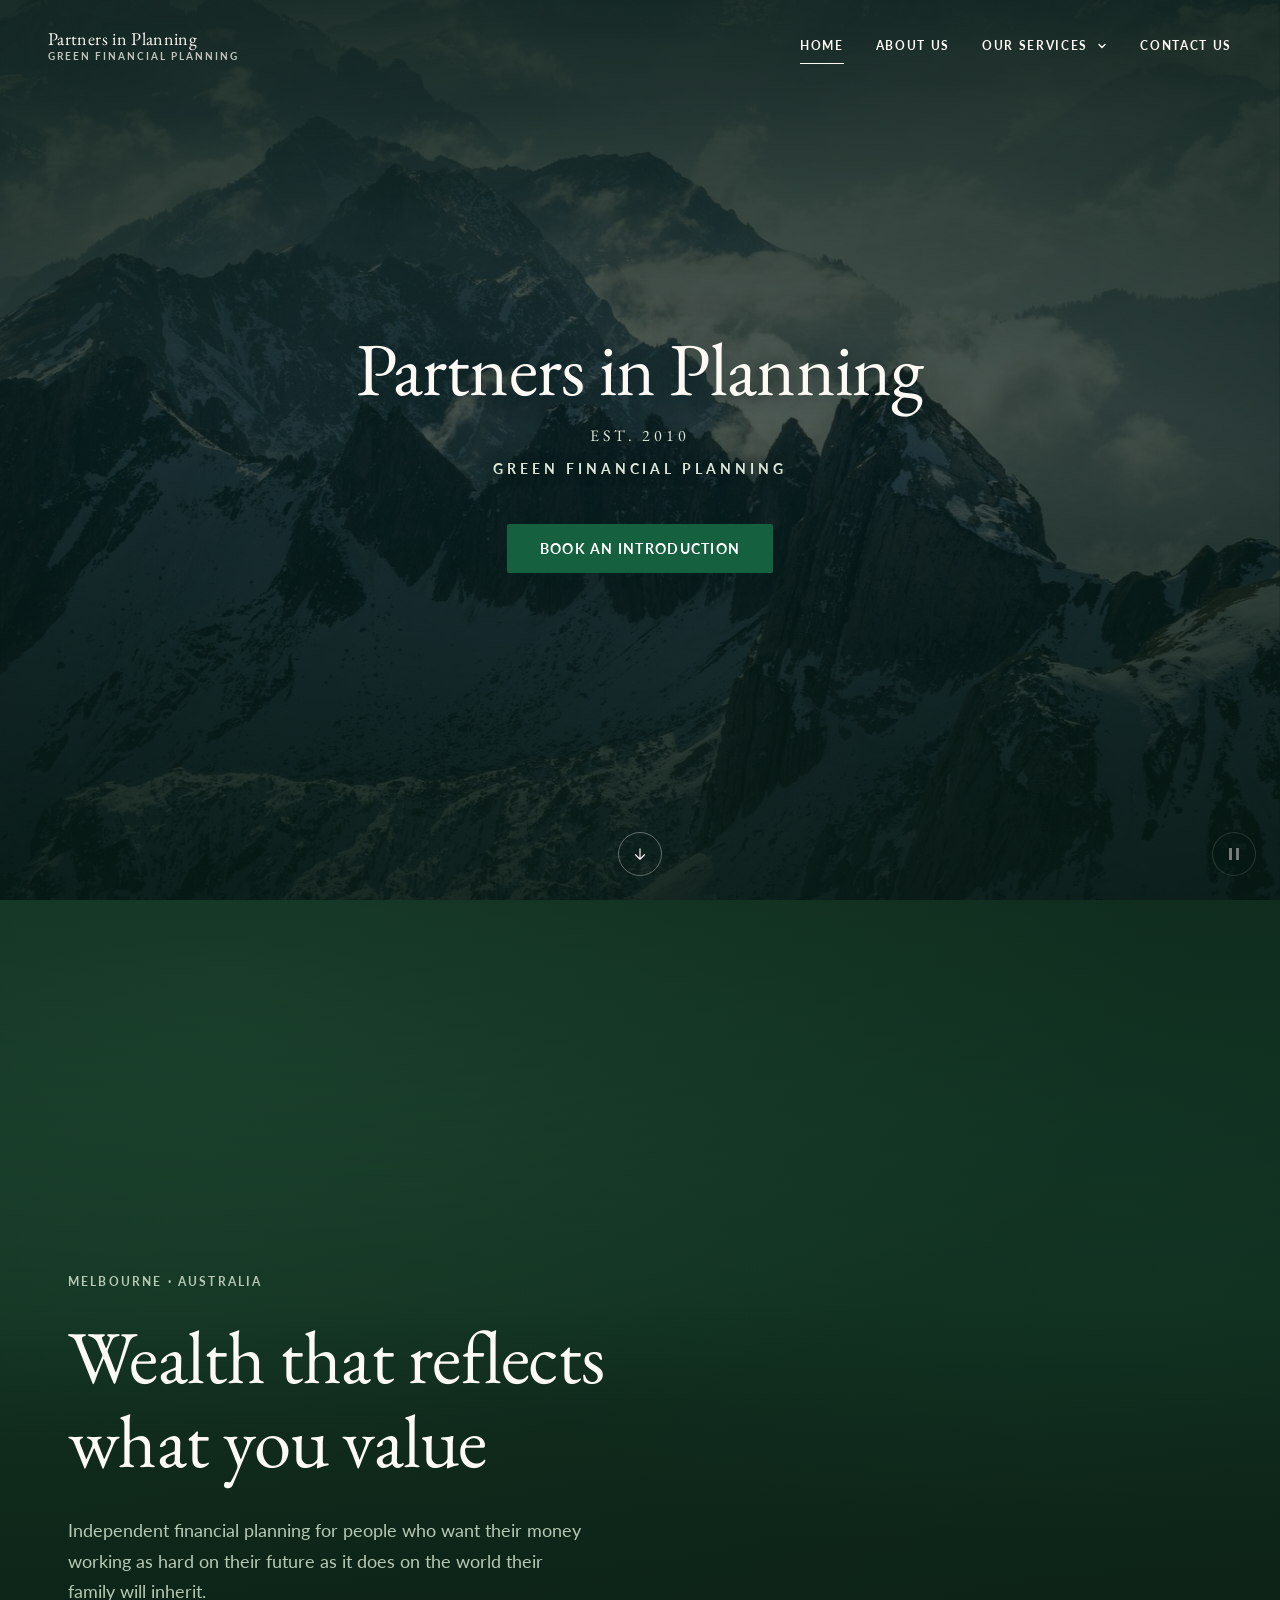
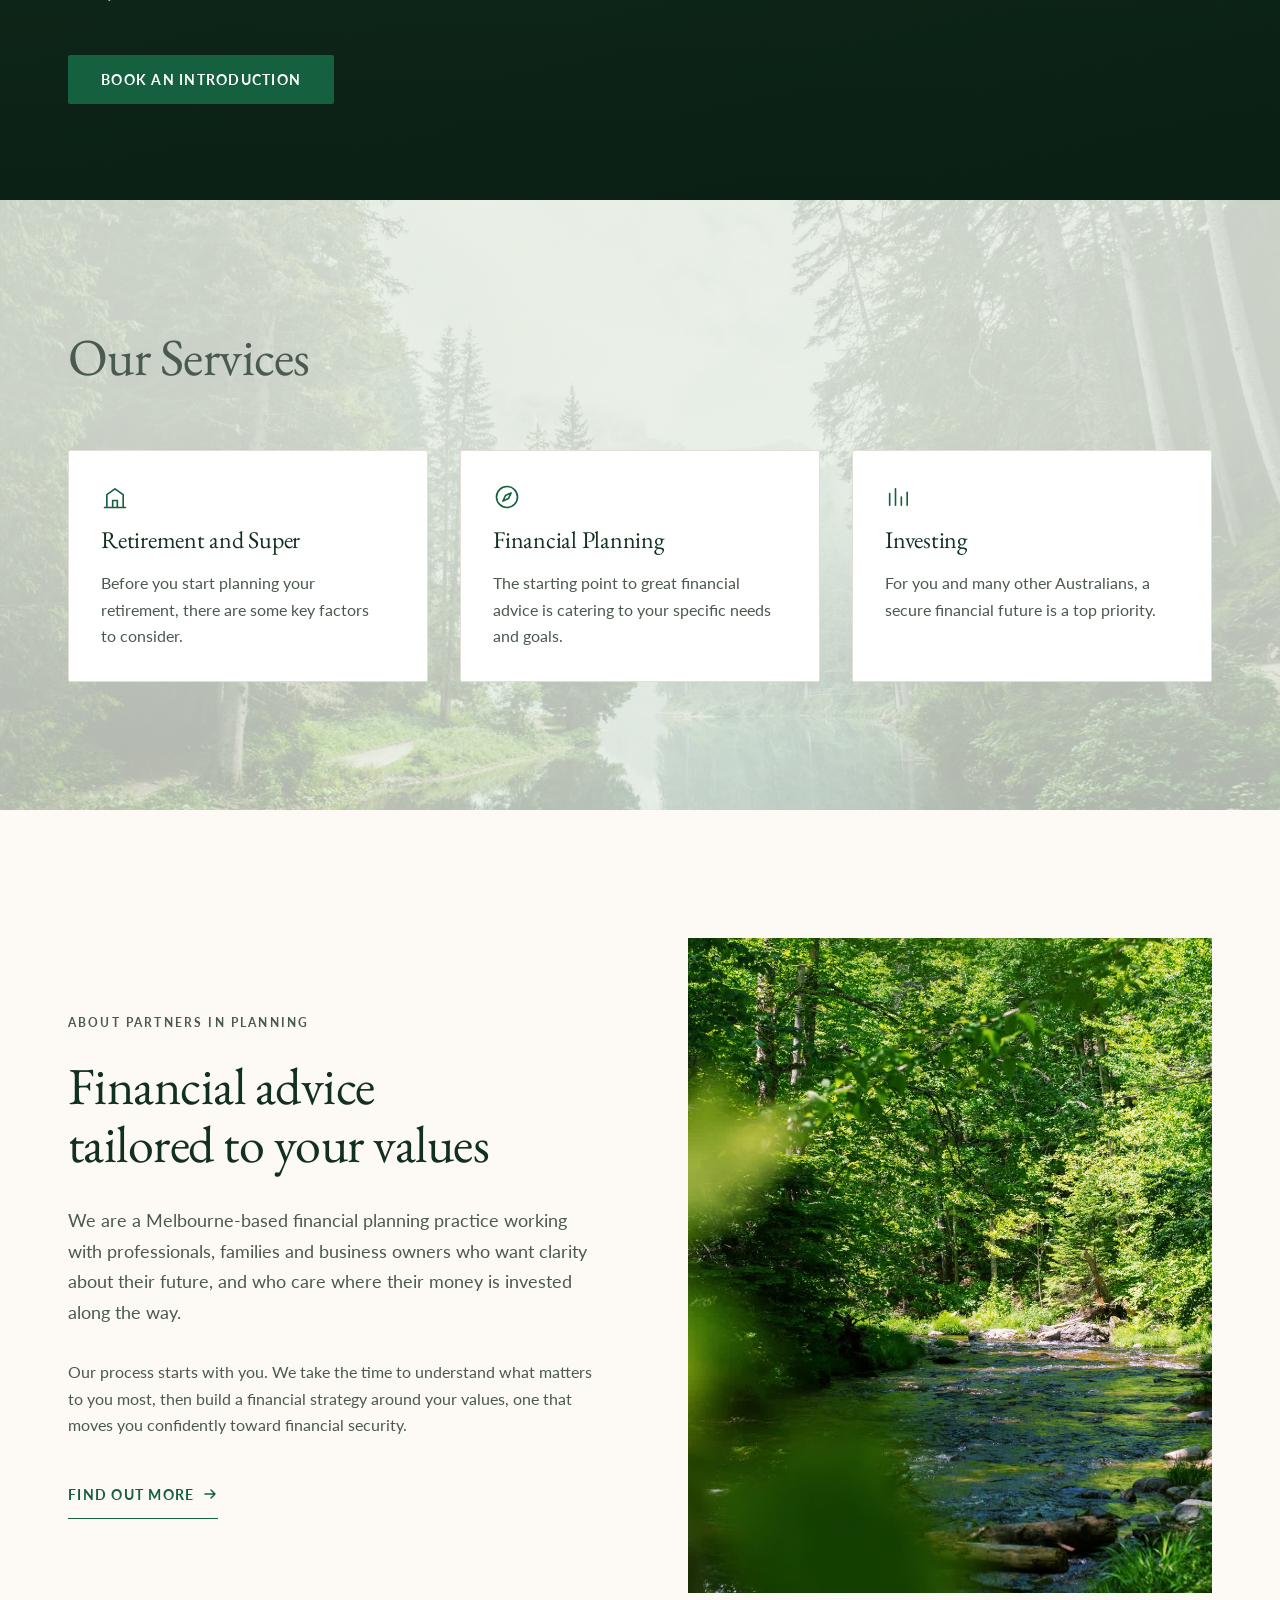
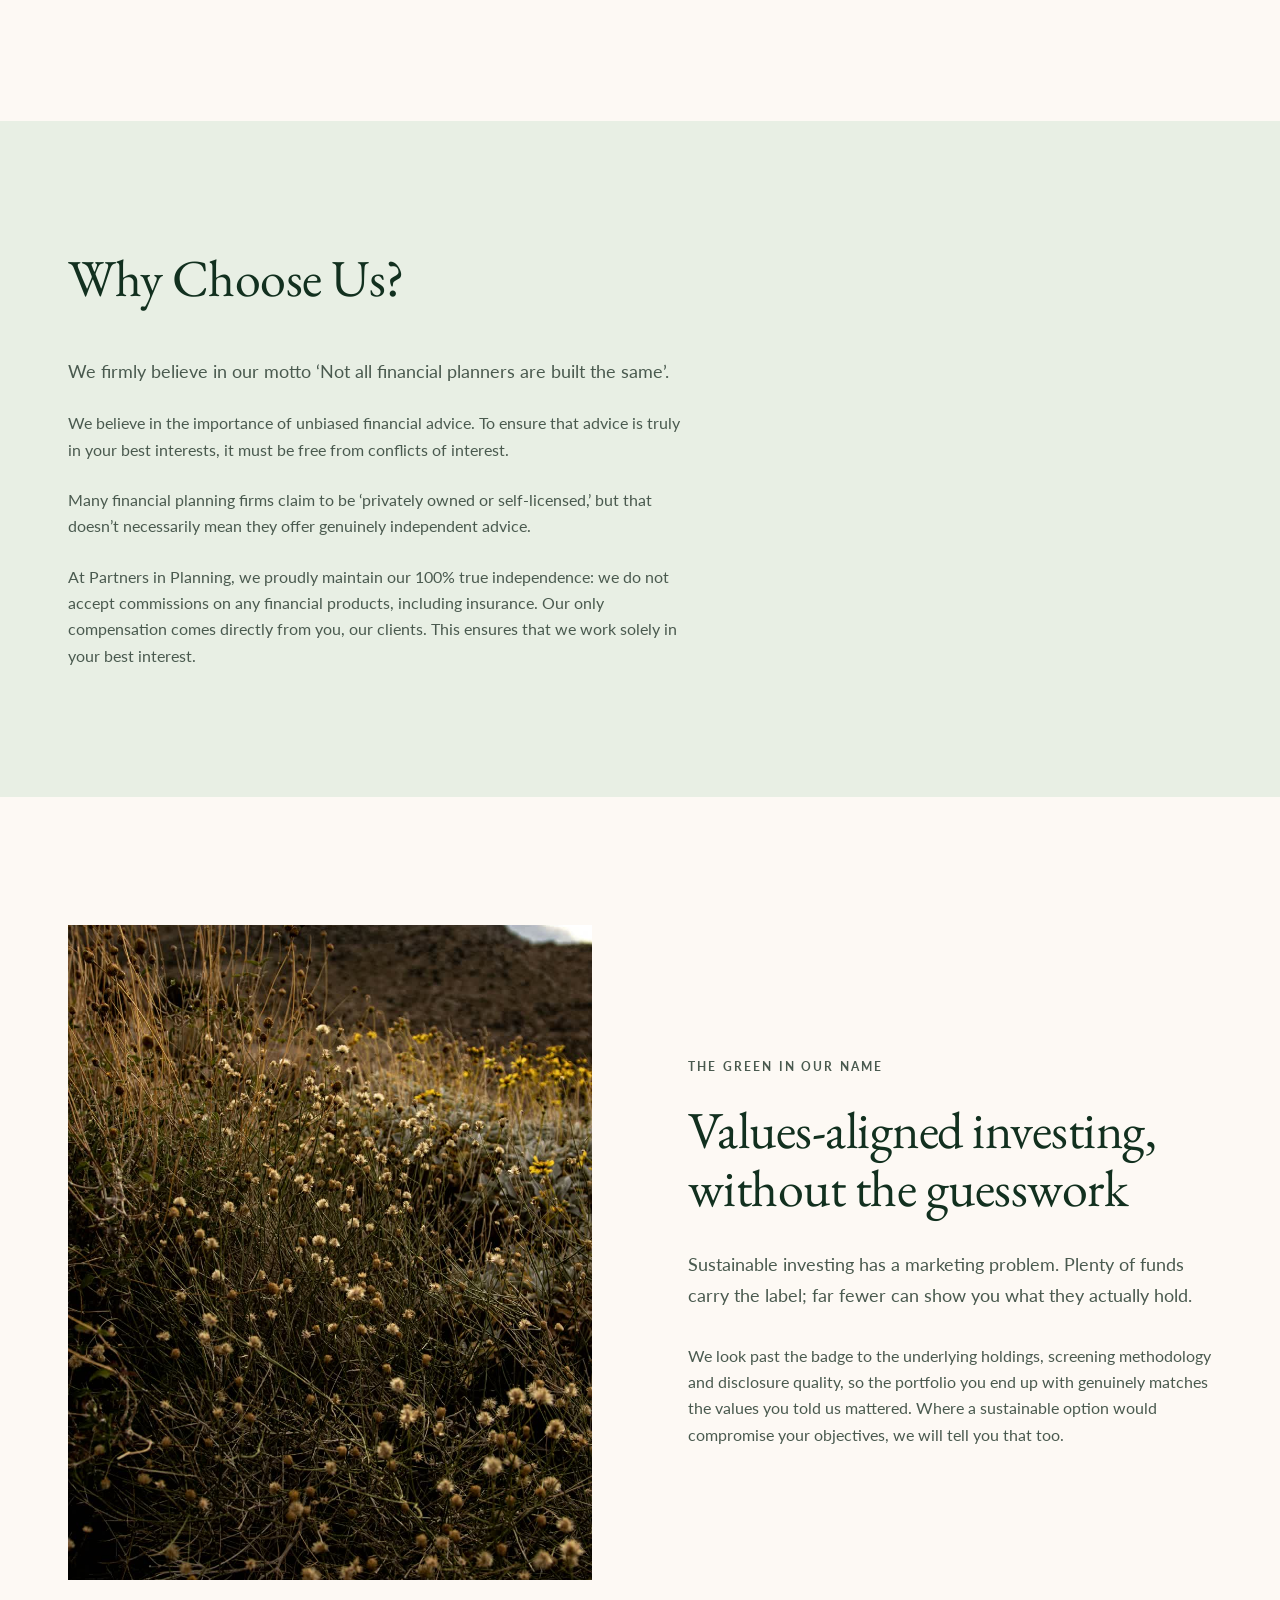
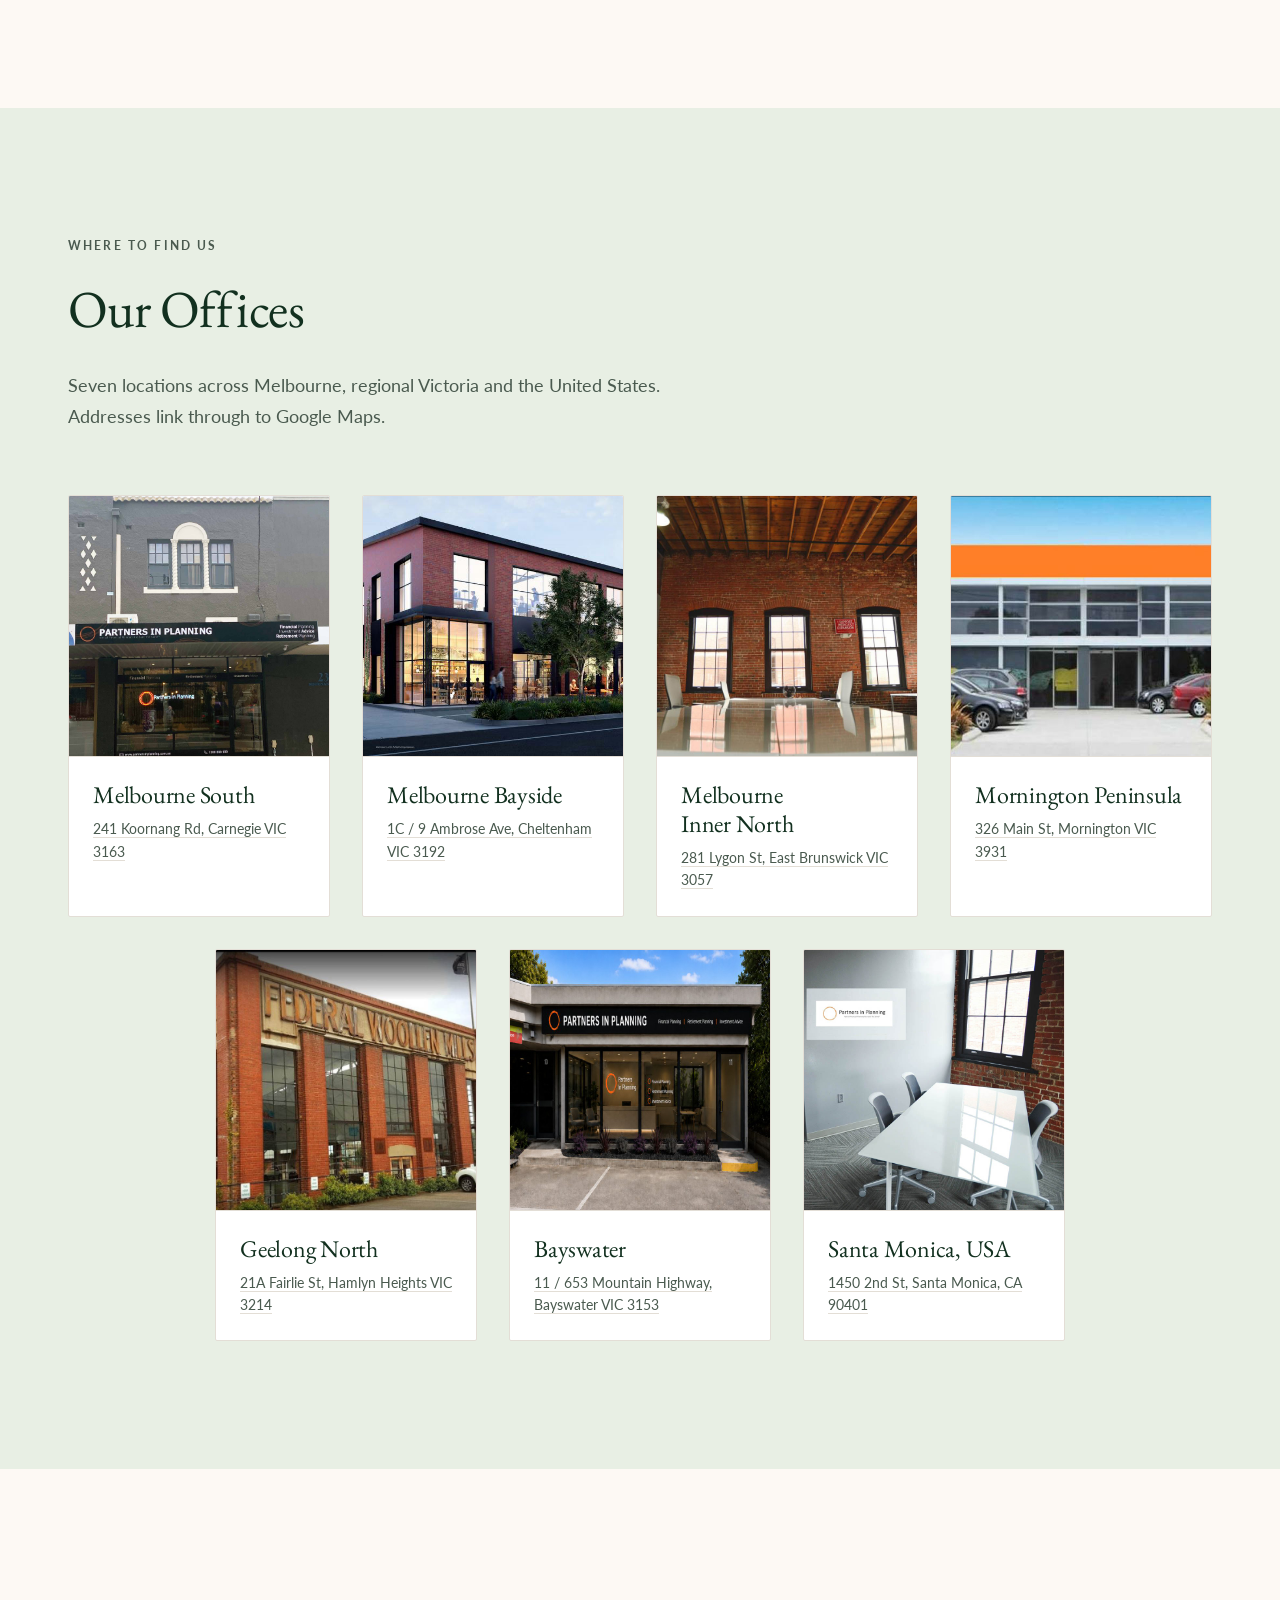
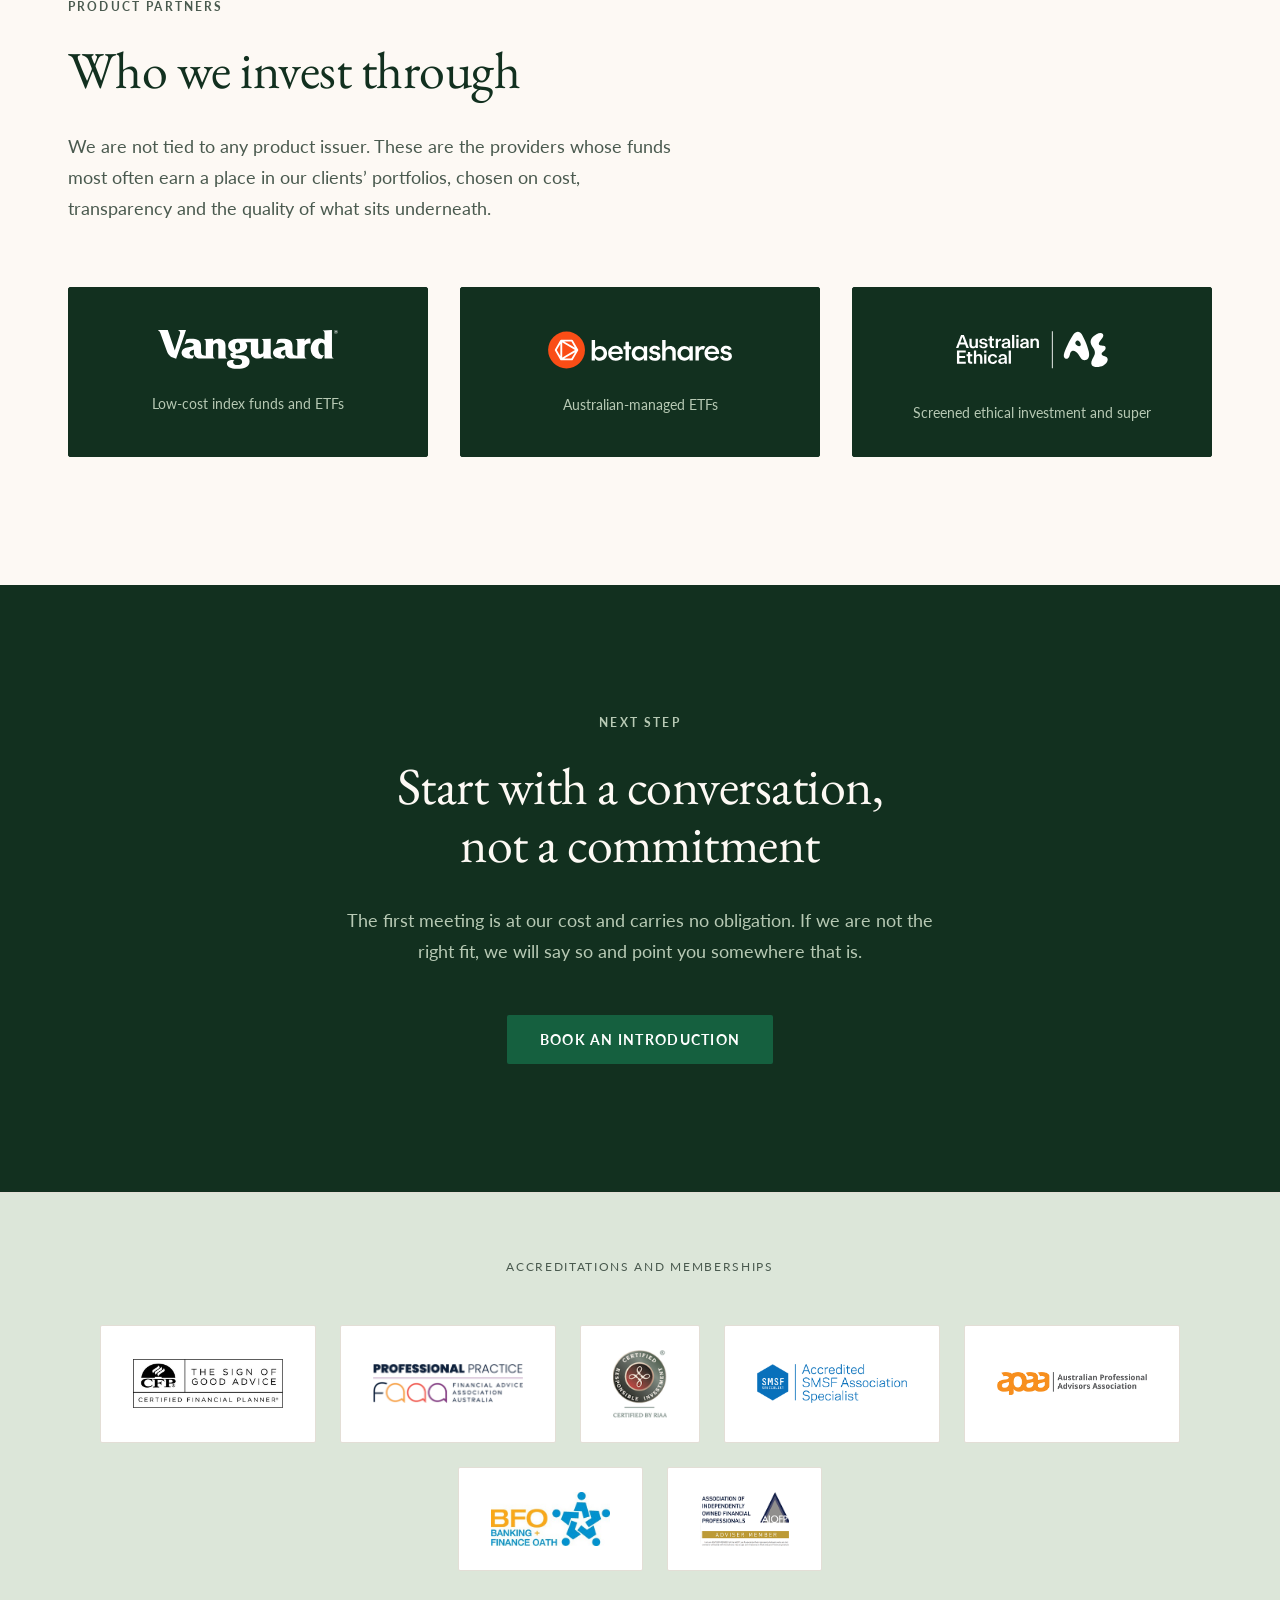
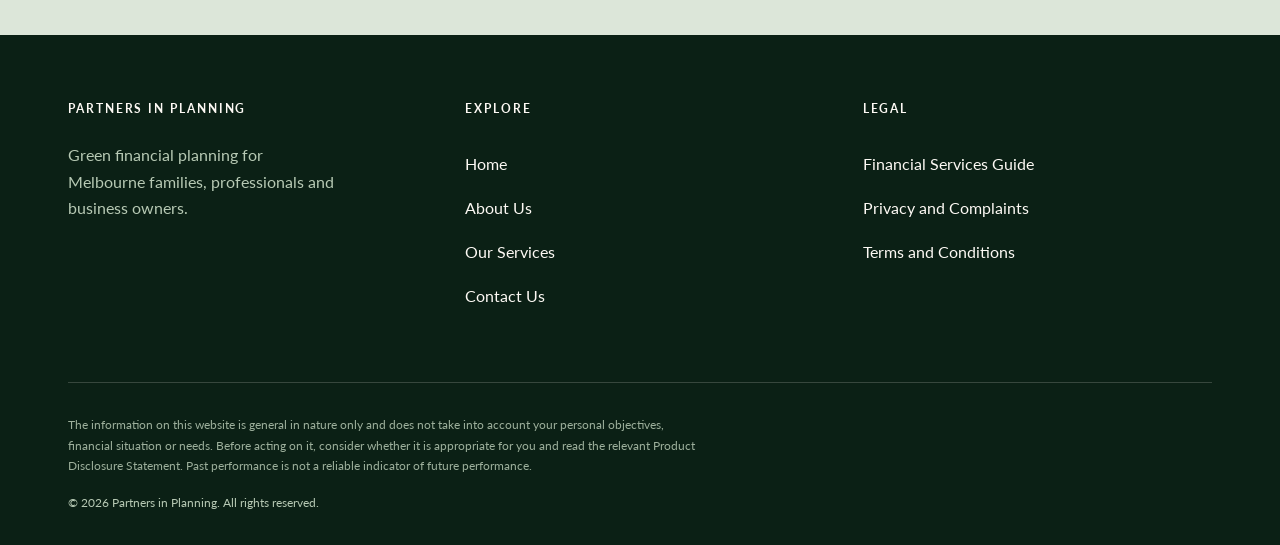
<file: index.html>
<!DOCTYPE html>
<html lang="en-AU">
<head>
<meta charset="utf-8">
<meta name="viewport" content="width=device-width, initial-scale=1">
<title>Partners in Planning | Green Financial Planning, Melbourne</title>
<meta name="description" content="Partners in Planning is a Melbourne financial planning practice specialising in values-aligned, sustainable advice: retirement, superannuation, investment and insurance strategy.">
<link rel="preconnect" href="https://fonts.googleapis.com">
<link rel="preconnect" href="https://fonts.gstatic.com" crossorigin>
<link href="https://fonts.googleapis.com/css2?family=EB+Garamond:wght@400;500;600&family=Lato:wght@300;400;700&display=swap" rel="stylesheet">
<link rel="stylesheet" href="assets/css/site.css">
<script>
  /* Enable scroll-reveal ONLY when we can actually drive it. Browsers without
     IntersectionObserver, and anyone who prefers reduced motion, never get the
     hidden starting state — so content can never be stranded invisible. */
  if ('IntersectionObserver' in window &&
      !window.matchMedia('(prefers-reduced-motion: reduce)').matches) {
    document.documentElement.classList.add('js');
  }
</script>
</head>
<body>

<a class="skip-link" href="#main">Skip to main content</a>

<!-- ============================ HEADER ============================ -->
<header class="header">
  <div class="container header__inner">
    <!-- LOGO SLOT — replace this <a class="brand"> block with your logo:
         <a href="index.html"><img src="assets/logo/logo.svg" alt="Partners in Planning" class="brand__img"></a> -->
    <a class="brand" href="index.html">
      Partners in Planning
      <span class="brand__sub">Green Financial Planning</span>
    </a>

    <nav class="nav" aria-label="Primary">
      <a class="nav__link" href="index.html" aria-current="page">Home</a>
      <a class="nav__link" href="about.html">About Us</a>
      <div class="nav__item" data-subnav>
        <a class="nav__link" href="services.html">Our Services</a>
        <button class="nav__sub-toggle" type="button" aria-expanded="false" aria-controls="services-sub">
          <span class="sr-only">Our Services pages</span>
          <svg width="10" height="10" viewBox="0 0 10 10" fill="none" aria-hidden="true"><path d="M2 3.5l3 3 3-3" stroke="currentColor" stroke-width="1.4" stroke-linecap="round" stroke-linejoin="round"/></svg>
        </button>
        <ul class="nav__sub" id="services-sub">
          <li><a href="services.html">Our Services</a></li>
          <li><a href="investing.html">Investing</a></li>
          <li><a href="financial-planning.html">Financial Planning</a></li>
          <li><a href="retirement-and-super.html">Retirement and Super</a></li>
        </ul>
      </div>
      <a class="nav__link" href="contact.html">Contact Us</a>
    </nav>

    <button class="nav__toggle" type="button" aria-expanded="false" aria-controls="mobile-nav">
      <span class="sr-only">Menu</span>
      <span class="nav__toggle-bar" aria-hidden="true"></span>
      <span class="nav__toggle-bar" aria-hidden="true"></span>
      <span class="nav__toggle-bar" aria-hidden="true"></span>
    </button>
  </div>
</header>

<nav class="mobile-nav" id="mobile-nav" aria-label="Mobile">
  <a class="mobile-nav__link" href="index.html">Home</a>
  <a class="mobile-nav__link" href="about.html">About Us</a>
  <a class="mobile-nav__link" href="services.html">Our Services</a>
  <a class="mobile-nav__link mobile-nav__link--sub" href="investing.html">Investing</a>
  <a class="mobile-nav__link mobile-nav__link--sub" href="financial-planning.html">Financial Planning</a>
  <a class="mobile-nav__link mobile-nav__link--sub" href="retirement-and-super.html">Retirement and Super</a>
  <a class="mobile-nav__link" href="contact.html">Contact Us</a>
</nav>

<main id="main">

  <!-- ============================ SLIDESHOW HERO ========================
       Images live in the markup, not in a JS array or JSON file, so the
       first slide renders even if JavaScript never runs and search engines
       and link-preview scrapers can see them. site.js only swaps which one
       carries .is-active.

       The photographs are decorative — the headline carries the meaning —
       so every alt is empty and the whole stage is aria-hidden. Announcing
       "photograph 3 of 5" every seven seconds would interrupt a screen
       reader user mid-sentence, repeatedly, to tell them nothing useful.

       To change a photograph, swap the src. Nothing else needs editing.
       ==================================================================== -->
  <section class="hero hero--slides">
    <div class="hero__slides" data-hero-slides aria-hidden="true">
      <img class="hero__slide is-active" src="assets/img/slide-1.jpg" alt=""
           width="1440" height="960" fetchpriority="high" decoding="async">
      <img class="hero__slide" src="assets/img/slide-2.jpg" alt=""
           width="1440" height="960" loading="lazy" decoding="async">
      <img class="hero__slide" src="assets/img/slide-3.jpg" alt=""
           width="1440" height="960" loading="lazy" decoding="async">
      <img class="hero__slide" src="assets/img/slide-4.jpg" alt=""
           width="1440" height="960" loading="lazy" decoding="async">
      <img class="hero__slide" src="assets/img/slide-5.jpg" alt=""
           width="1440" height="960" loading="lazy" decoding="async">
    </div>

    <div class="hero__scrim hero__scrim--media" aria-hidden="true"></div>

    <div class="container hero__content hero__content--center">
      <h1 class="hero__brand">
        Partners in Planning
        <span class="hero__brand-est">Est. 2010</span>
        <span class="hero__brand-sub">Green Financial Planning</span>
      </h1>
      <div class="hero__actions hero__actions--center">
        <a class="btn btn--primary" href="contact.html">Book an introduction</a>
      </div>
    </div>

    <!-- WCAG 2.2.2: slides advancing every 7s is automatic motion running
         past five seconds, so it needs a pause control. Shown by JS only
         while the slideshow is actually advancing. -->
    <button class="video-toggle" type="button" data-slides-toggle hidden>
      <span class="video-toggle__icon" aria-hidden="true"></span>
      <span class="video-toggle__text">Pause slideshow</span>
    </button>

    <a class="scroll-cue" href="#intro" aria-label="Scroll to content">
      <svg width="18" height="18" viewBox="0 0 24 24" fill="none" aria-hidden="true">
        <path d="M12 5v14M6 13l6 6 6-6" stroke="currentColor" stroke-width="1.5"
              stroke-linecap="round" stroke-linejoin="round"/>
      </svg>
    </a>
  </section>

  <!-- ============================ STATEMENT HERO ============================ -->
  <section class="hero" id="intro">
    <div class="hero__scrim-art" aria-hidden="true"></div>
    <div class="hero__scrim" aria-hidden="true"></div>
    <div class="container hero__content">
      <p class="eyebrow hero__eyebrow">Melbourne &middot; Australia</p>
      <h2 class="hero__title">Wealth that reflects what you value</h2>
      <p class="lede hero__lede">
        Independent financial planning for people who want their money working as hard
        on their future as it does on the world their family will inherit.
      </p>
      <div class="hero__actions">
        <a class="btn btn--primary" href="contact.html">Book an introduction</a>
      </div>
    </div>
  </section>

  <!-- ============================ SERVICES ============================ -->
  <!-- Sage tint rather than dark: this now sits directly under the dark
       statement hero, and two dark surfaces in a row read as one slab.
       The forest photo sits under a graded sage wash, so it reads as a soft
       texture rather than a second hero. Decorative, so alt="" and hidden
       from screen readers. Lazy-loaded: it's two full screens down. -->
  <section class="section on-tint section--photo">
    <img class="section__photo" src="assets/img/services-bg.jpg" alt=""
         width="1600" height="1104" loading="lazy" decoding="async" aria-hidden="true">
    <div class="section__wash" aria-hidden="true"></div>
    <div class="container">
      <!-- A real heading element, not a styled paragraph: this is the only
           heading in the section, so it has to carry the document outline. -->
      <div class="narrow reveal" style="margin-bottom: var(--space-16);">
        <h2 class="eyebrow eyebrow--display">Our Services</h2>
      </div>

      <!-- card-grid--3up forces a single row of three from 880px up, and a
           single column below it — three across is unreadable on a phone. -->
      <div class="card-grid card-grid--3up reveal-group">
        <a class="card card--link" href="retirement-and-super.html">
          <svg class="card__icon" width="28" height="28" viewBox="0 0 24 24" fill="none" aria-hidden="true">
            <path d="M3 21h18M5 21V10l7-5 7 5v11M10 21v-6h4v6" stroke="currentColor" stroke-width="1.4" stroke-linecap="round" stroke-linejoin="round"/>
          </svg>
          <h3 class="card__title">Retirement and Super</h3>
          <p class="card__body">
            Before you start planning your retirement, there are some key factors to
            consider.
          </p>
        </a>

        <a class="card card--link" href="financial-planning.html">
          <svg class="card__icon" width="28" height="28" viewBox="0 0 24 24" fill="none" aria-hidden="true">
            <circle cx="12" cy="12" r="9" stroke="currentColor" stroke-width="1.4"/>
            <path d="M15.5 8.5l-2.2 4.8-4.8 2.2 2.2-4.8z" stroke="currentColor" stroke-width="1.4" stroke-linejoin="round"/>
          </svg>
          <h3 class="card__title">Financial Planning</h3>
          <p class="card__body">
            The starting point to great financial advice is catering to your specific
            needs and goals.
          </p>
        </a>

        <a class="card card--link" href="investing.html">
          <svg class="card__icon" width="28" height="28" viewBox="0 0 24 24" fill="none" aria-hidden="true">
            <path d="M4 19V9m5 10V5m5 14v-7m5 7V8" stroke="currentColor" stroke-width="1.4" stroke-linecap="round"/>
          </svg>
          <h3 class="card__title">Investing</h3>
          <p class="card__body">
            For you and many other Australians, a secure financial future is a top
            priority.
          </p>
        </a>
      </div>
    </div>
  </section>

  <!-- ============================ INTRODUCTION ============================ -->
  <section class="section">
    <div class="container">
      <div class="split reveal">
        <div class="stack-8">
          <div>
            <p class="eyebrow">About Partners in Planning</p>
            <h2 class="heading">Financial advice tailored to your values</h2>
          </div>
          <p class="lede">
            We are a Melbourne-based financial planning practice working with
            professionals, families and business owners who want clarity about their
            future, and who care where their money is invested along the way.
          </p>
          <p class="body-text">
            Our process starts with you. We take the time to understand what matters to
            you most, then build a financial strategy around your values, one that
            moves you confidently toward financial security.
          </p>
          <div>
            <a class="link-arrow" href="about.html">
              Find out more
              <svg width="16" height="16" viewBox="0 0 16 16" fill="none" aria-hidden="true">
                <path d="M3 8h10M9 4l4 4-4 4" stroke="currentColor" stroke-width="1.5" stroke-linecap="round" stroke-linejoin="round"/>
              </svg>
            </a>
          </div>
        </div>
        <div class="split__media">
          <div class="media-frame">
            <img src="assets/img/about-stream.jpg"
                 alt="A sunlit stream running through dense green forest"
                 width="1000" height="1500" loading="lazy" decoding="async">
          </div>
        </div>
      </div>
    </div>
  </section>

  <!-- ============================ WHY CHOOSE US ============================ -->
  <!-- Carries the sage tint so it stays visually distinct from the cream
       introduction above it, preserving the cream / tint / dark rhythm. -->
  <section class="section on-tint">
    <div class="container">
      <div class="narrow reveal">
        <h2 class="heading">Why Choose Us?</h2>

        <div class="stack-6 mt-12">
          <p class="lede">
            We firmly believe in our motto &lsquo;Not all financial planners are built
            the same&rsquo;.
          </p>
          <p class="body-text">
            We believe in the importance of unbiased financial advice. To ensure that
            advice is truly in your best interests, it must be free from conflicts of
            interest.
          </p>
          <p class="body-text">
            Many financial planning firms claim to be &lsquo;privately owned or
            self-licensed,&rsquo; but that doesn&rsquo;t necessarily mean they offer
            genuinely independent advice.
          </p>
          <p class="body-text">
            At Partners in Planning, we proudly maintain our 100% true independence:
            we do not accept commissions on any financial products, including
            insurance. Our only compensation comes directly from you, our clients. This
            ensures that we work solely in your best interest.
          </p>
        </div>
      </div>
    </div>
  </section>


  <!-- ============================ SUSTAINABLE INVESTING ============================ -->
  <section class="section">
    <div class="container">
      <div class="split split--reverse reveal">
        <div class="stack-8">
          <div>
            <p class="eyebrow">The green in our name</p>
            <h2 class="heading">Values-aligned investing, without the guesswork</h2>
          </div>
          <p class="lede">
            Sustainable investing has a marketing problem. Plenty of funds carry the
            label; far fewer can show you what they actually hold.
          </p>
          <p class="body-text">
            We look past the badge to the underlying holdings, screening methodology
            and disclosure quality, so the portfolio you end up with genuinely matches
            the values you told us mattered. Where a sustainable option would
            compromise your objectives, we will tell you that too.
          </p>
        </div>
        <div class="split__media">
          <div class="media-frame">
            <img src="assets/img/sustainable-grasses.jpg"
                 alt="Dry grasses and wildflowers on a hillside under a cloudy sky"
                 width="1000" height="1500" loading="lazy" decoding="async">
          </div>
        </div>
      </div>
    </div>
  </section>

  <!-- ============================ OFFICES ============================ -->
  <!-- Sage tint, between the cream sustainable-investing section and the
       cream partners band, keeping the cream / tint / cream / dark rhythm
       running into the CTA. Locations and map links come from the Office
       locations document.

       Photographs are the practice's own, carried across from the previous
       site at apartnerinplanning.com.au. Each alt is empty on purpose: the
       office name sits directly beneath the photo, so a screen reader
       announcing it would only repeat what it is about to read. The square
       box and object-fit: cover are handled in CSS, so replacing a photo
       needs no markup change beyond the src and its intrinsic size. -->
  <section class="section on-tint">
    <div class="container">
      <div class="narrow reveal" style="margin-bottom: var(--space-16);">
        <p class="eyebrow">Where to find us</p>
        <h2 class="heading">Our Offices</h2>
        <p class="lede mt-8">
          Seven locations across Melbourne, regional Victoria and the United States.
          Addresses link through to Google Maps.
        </p>
      </div>

      <div class="office-grid reveal-group">

        <div class="office">
          <div class="office__media">
            <img src="assets/img/office-carnegie.jpg"
                 alt="" width="1589" height="1589" loading="lazy" decoding="async">
          </div>
          <div class="office__body">
            <h3 class="office__name">Melbourne South</h3>
            <address class="office__address">
              <a href="https://www.google.com/maps/place/241+Koornang+Rd,+Carnegie+VIC+3163/@-37.894144,145.0537543,17z/data=!3m1!4b1!4m5!3m4!1s0x6ad66a2ec73a9f7b:0xad9710ebb8a63099!8m2!3d-37.894144!4d145.055943"
                 target="_blank" rel="noopener">241 Koornang Rd, Carnegie VIC 3163</a>
            </address>
          </div>
        </div>

        <div class="office">
          <div class="office__media">
            <img src="assets/img/office-cheltenham.jpg"
                 alt="" width="483" height="483" loading="lazy" decoding="async">
          </div>
          <div class="office__body">
            <h3 class="office__name">Melbourne Bayside</h3>
            <address class="office__address">
              <a href="https://www.google.com/maps/place/1C%2F9+Ambrose+Ave,+Cheltenham+VIC+3192/data=!4m2!3m1!1s0x6ad66e851595bbd9:0xd37388e00969a81d"
                 target="_blank" rel="noopener">1C / 9 Ambrose Ave, Cheltenham VIC 3192</a>
            </address>
          </div>
        </div>

        <div class="office">
          <div class="office__media">
            <img src="assets/img/office-brunswick.jpg"
                 alt="" width="678" height="678" loading="lazy" decoding="async">
          </div>
          <div class="office__body">
            <h3 class="office__name">Melbourne Inner North</h3>
            <address class="office__address">
              <a href="https://www.google.com/maps/place/281+Lygon+St,+Brunswick+East+VIC+3057/@-37.7697904,144.9696205,17z/data=!3m1!4b1!4m5!3m4!1s0x6ad6434ff377894d:0x2bd497bdb0eff01f!8m2!3d-37.7697947!4d144.9718092"
                 target="_blank" rel="noopener">281 Lygon St, East Brunswick VIC 3057</a>
            </address>
          </div>
        </div>

        <div class="office">
          <div class="office__media">
            <img src="assets/img/office-mornington.jpg"
                 alt="" width="484" height="484" loading="lazy" decoding="async">
          </div>
          <div class="office__body">
            <h3 class="office__name">Mornington Peninsula</h3>
            <address class="office__address">
              <a href="https://www.google.com/maps?q=partners+in+planning+mornington"
                 target="_blank" rel="noopener">326 Main St, Mornington VIC 3931</a>
            </address>
          </div>
        </div>

        <div class="office">
          <div class="office__media">
            <img src="assets/img/office-geelong.jpg"
                 alt="" width="647" height="647" loading="lazy" decoding="async">
          </div>
          <div class="office__body">
            <h3 class="office__name">Geelong North</h3>
            <address class="office__address">
              <a href="https://www.google.com/maps/place/Partners+in+Planning+-+Financial+Planners+GEELONG+HQ/@-38.1323237,144.3130768,14z/data=!4m6!3m5!1s0x6ad417342bb49a61:0xc433d21e5dfa116!8m2!3d-38.1249988!4d144.3247189"
                 target="_blank" rel="noopener">21A Fairlie St, Hamlyn Heights VIC 3214</a>
            </address>
          </div>
        </div>

        <div class="office">
          <div class="office__media">
            <img src="assets/img/office-bayswater.jpg"
                 alt="" width="800" height="800" loading="lazy" decoding="async">
          </div>
          <div class="office__body">
            <h3 class="office__name">Bayswater</h3>
            <address class="office__address">
              <a href="https://www.google.com/maps/place/11%2F653+Mountain+Hwy,+Bayswater+VIC+3153,+Australia/@-37.8413825,145.2587811,17z/data=!4m6!3m5!1s0x6ad63b99af71f0bb:0x50d67651bb0e0bb!8m2!3d-37.8413868!4d145.261356"
                 target="_blank" rel="noopener">11 / 653 Mountain Highway, Bayswater VIC 3153</a>
            </address>
          </div>
        </div>

        <div class="office">
          <div class="office__media">
            <img src="assets/img/office-santa-monica.jpg"
                 alt="" width="800" height="800" loading="lazy" decoding="async">
          </div>
          <div class="office__body">
            <h3 class="office__name">Santa Monica, USA</h3>
            <address class="office__address">
              <a href="https://www.google.com/maps/place/1450+2nd+St,+Santa+Monica,+CA+90401,+USA/@34.0136631,-118.4982843,17z/data=!3m1!4b1!4m5!3m4!1s0x80c2a4d0477ac981:0x36864cde5e8d6c7b!8m2!3d34.0136631!4d-118.4960956"
                 target="_blank" rel="noopener">1450 2nd St, Santa Monica, CA 90401</a>
            </address>
          </div>
        </div>

      </div>
    </div>
  </section>

  <!-- ============================ PRODUCT PARTNERS ============================ -->
  <!-- The last thing before the CTA: having shown where we are, naming the
       platforms we actually invest through is the closing piece of evidence.
       Cream rather than tint, so it separates the sage offices band from the
       dark CTA instead of stacking two toned surfaces together.

       Logos are each provider's own reversed (white) lockup, which is why
       the tiles are dark. Marks are trademarks of their respective owners;
       if a provider's brand team asks for a change, the files live in
       assets/logo/ and the sizing is handled by .partner__logo. -->
  <section class="section">
    <div class="container">
      <div class="narrow reveal" style="margin-bottom: var(--space-16);">
        <p class="eyebrow">Product partners</p>
        <h2 class="heading">Who we invest through</h2>
        <p class="lede mt-8">
          We are not tied to any product issuer. These are the providers whose funds
          most often earn a place in our clients&rsquo; portfolios, chosen on cost,
          transparency and the quality of what sits underneath.
        </p>
      </div>

      <!-- alt is the plain provider name: the logo is doing the work of a
           wordmark here, so a screen reader needs the name, not "logo". -->
      <div class="partner-grid reveal-group">
        <div class="partner">
          <img class="partner__logo" src="assets/logo/vanguard.svg"
               alt="Vanguard" width="180" height="39" loading="lazy" decoding="async">
          <p class="partner__note">Low-cost index funds and ETFs</p>
        </div>

        <div class="partner">
          <img class="partner__logo" src="assets/logo/betashares.svg"
               alt="Betashares" width="184" height="40" loading="lazy" decoding="async">
          <p class="partner__note">Australian-managed ETFs</p>
        </div>

        <div class="partner">
          <img class="partner__logo partner__logo--tall" src="assets/logo/australian-ethical.svg"
               alt="Australian Ethical" width="174" height="64" loading="lazy" decoding="async">
          <p class="partner__note">Screened ethical investment and super</p>
        </div>
      </div>
    </div>
  </section>

  <!-- ============================ CTA ============================ -->
  <section class="section on-dark">
    <div class="container narrow text-center reveal">
      <p class="eyebrow">Next step</p>
      <h2 class="heading">Start with a conversation, not a commitment</h2>
      <p class="lede mx-auto mt-8" style="margin-inline:auto;">
        The first meeting is at our cost and carries no obligation. If we are not the
        right fit, we will say so and point you somewhere that is.
      </p>
      <div class="mt-12" style="display:flex; gap:var(--space-4); justify-content:center; flex-wrap:wrap;">
        <a class="btn btn--primary" href="contact.html">Book an introduction</a>
      </div>
    </div>
  </section>

</main>

<!-- ============================ FOOTER ============================ -->
<!-- ---------------- ACCREDITATIONS ----------------
     Sits between the page content and the dark footer. White surface,
     because each mark ships with a baked-in white background and no
     transparency. Marks are the property of their respective bodies.

     A list, not loose <img> tags: this is a set of related items, so a
     screen reader should announce it as "list of 7". Each alt names the
     accreditation in words, since the mark itself carries the meaning. -->
<section class="certs" aria-labelledby="certs-label">
  <div class="container">
    <p class="certs__label" id="certs-label">Accreditations and memberships</p>
    <ul class="certs__grid">
      <li><img src="assets/logo/cert-cfp.jpg" alt="Certified Financial Planner" width="504" height="167" loading="lazy" decoding="async"></li>
      <li><img src="assets/logo/cert-faaa.png" alt="Financial Advice Association Australia Professional Practice" width="615" height="161" loading="lazy" decoding="async"></li>
      <li><img class="certs__mark--tall" src="assets/logo/cert-riaa.png" alt="Certified by the Responsible Investment Association Australasia" width="138" height="177" loading="lazy" decoding="async"></li>
      <li><img src="assets/logo/cert-smsf.png" alt="Accredited SMSF Association Specialist" width="910" height="234" loading="lazy" decoding="async"></li>
      <li><img src="assets/logo/cert-apaa.png" alt="Australian Professional Advisors Association" width="509" height="80" loading="lazy" decoding="async"></li>
      <li><img src="assets/logo/cert-bfo.jpg" alt="Banking and Finance Oath signatory" width="312" height="142" loading="lazy" decoding="async"></li>
      <li><img src="assets/logo/cert-aiofp.png" alt="Association of Independently Owned Financial Professionals adviser member" width="225" height="137" loading="lazy" decoding="async"></li>
    </ul>
  </div>
</section>

<footer class="footer">
  <div class="container">
    <div class="footer__grid">
      <div>
        <p class="footer__title">Partners in Planning</p>
        <p style="max-width:32ch;">
          Green financial planning for Melbourne families, professionals and
          business owners.
        </p>
      </div>
      <div>
        <p class="footer__title">Explore</p>
        <ul class="footer__list">
          <li><a href="index.html">Home</a></li>
          <li><a href="about.html">About Us</a></li>
          <li><a href="services.html">Our Services</a></li>
          <li><a href="contact.html">Contact Us</a></li>
        </ul>
      </div>
      <div>
        <p class="footer__title">Legal</p>
        <ul class="footer__list">
          <!-- These three live on the practice's existing site, so they are
               external links: new tab, with rel="noopener". -->
          <li><a href="https://www.apartnerinplanning.com.au/financial-services-guide/" target="_blank" rel="noopener">Financial Services Guide</a></li>
          <li><a href="https://www.apartnerinplanning.com.au/complaintsprivacy-policy/" target="_blank" rel="noopener">Privacy and Complaints</a></li>
          <li><a href="https://www.apartnerinplanning.com.au/terms-and-conditions/" target="_blank" rel="noopener">Terms and Conditions</a></li>
        </ul>
      </div>
    </div>

    <div class="footer__legal">
      <p class="footer__disclaimer">
        The information on this website is general in nature only and does not take
        into account your personal objectives, financial situation or needs. Before
        acting on it, consider whether it is appropriate for you and read the relevant
        Product Disclosure Statement. Past performance is not a reliable indicator of
        future performance.
      </p>
      <p>&copy; <span id="year">2026</span> Partners in Planning. All rights reserved.</p>
    </div>
  </div>
</footer>

<script src="assets/js/site.js"></script>
<script>document.getElementById('year').textContent = new Date().getFullYear();</script>
</body>
</html>
</file>
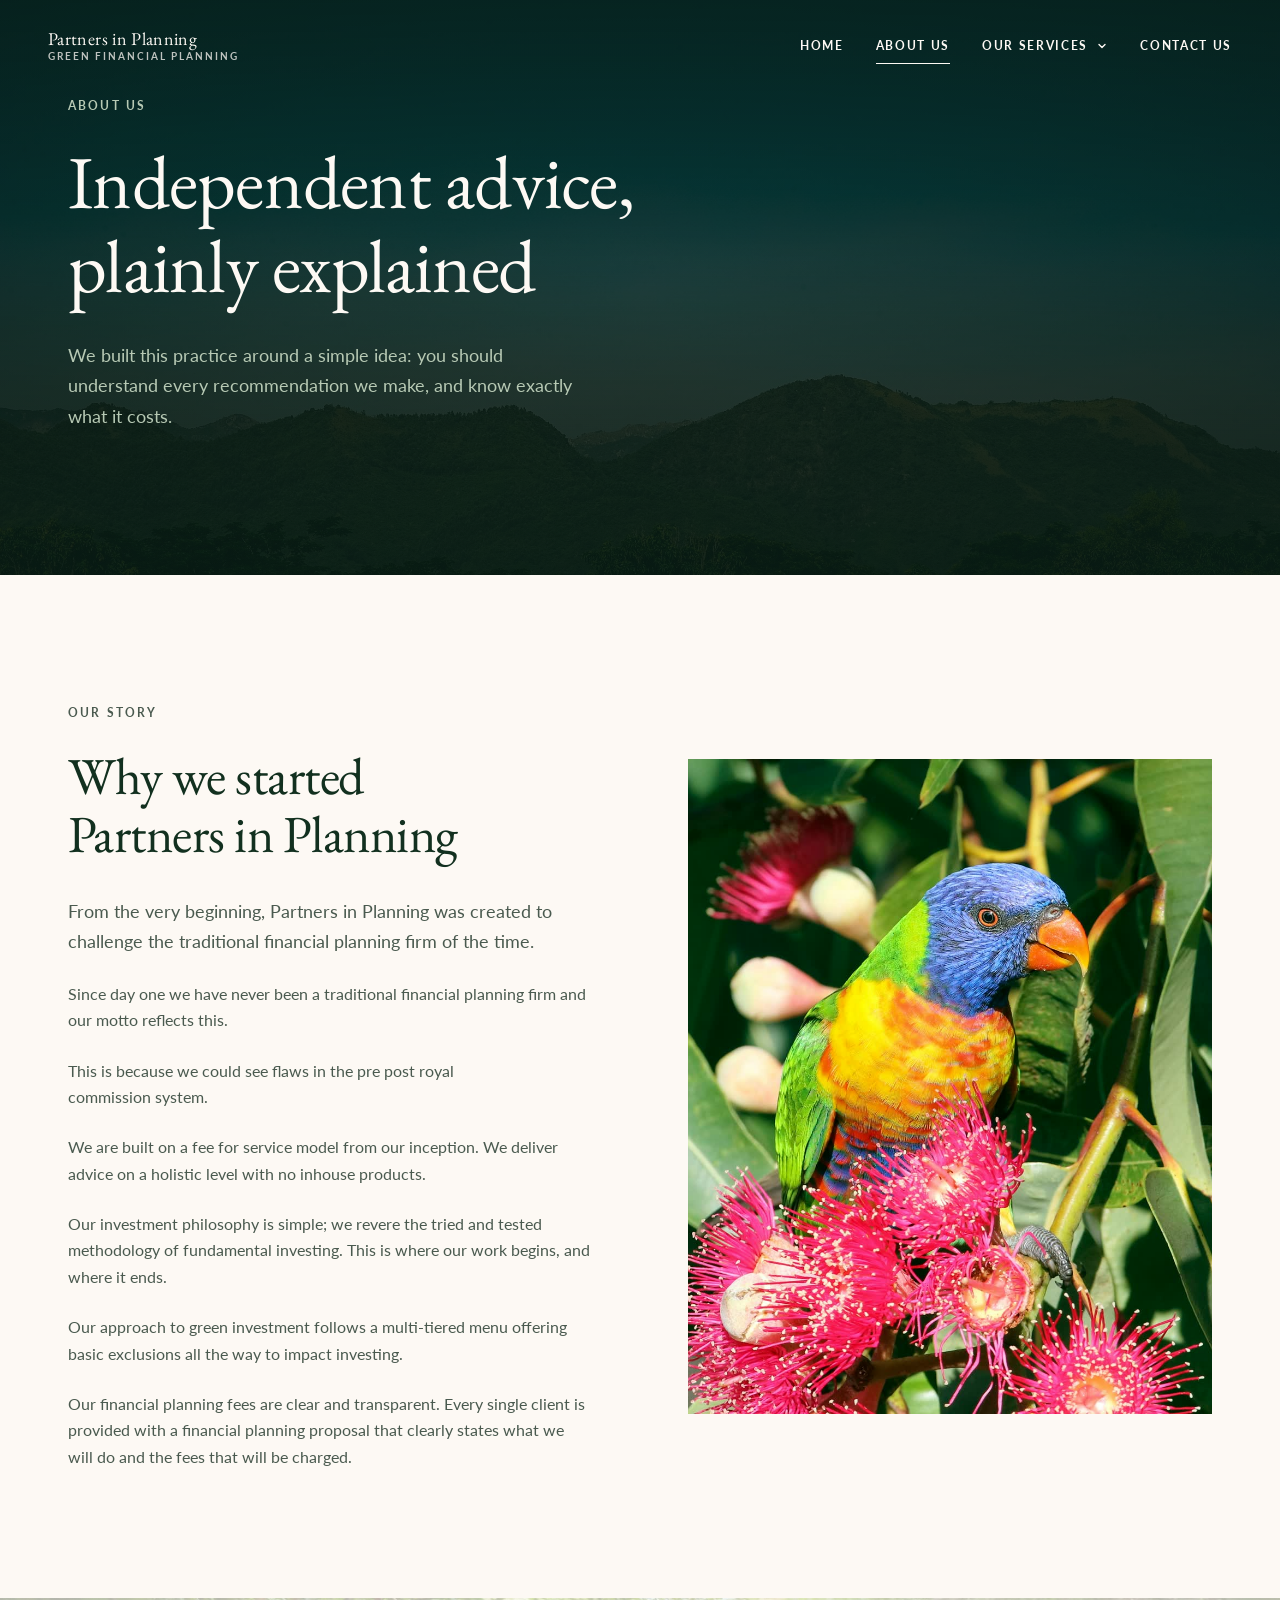
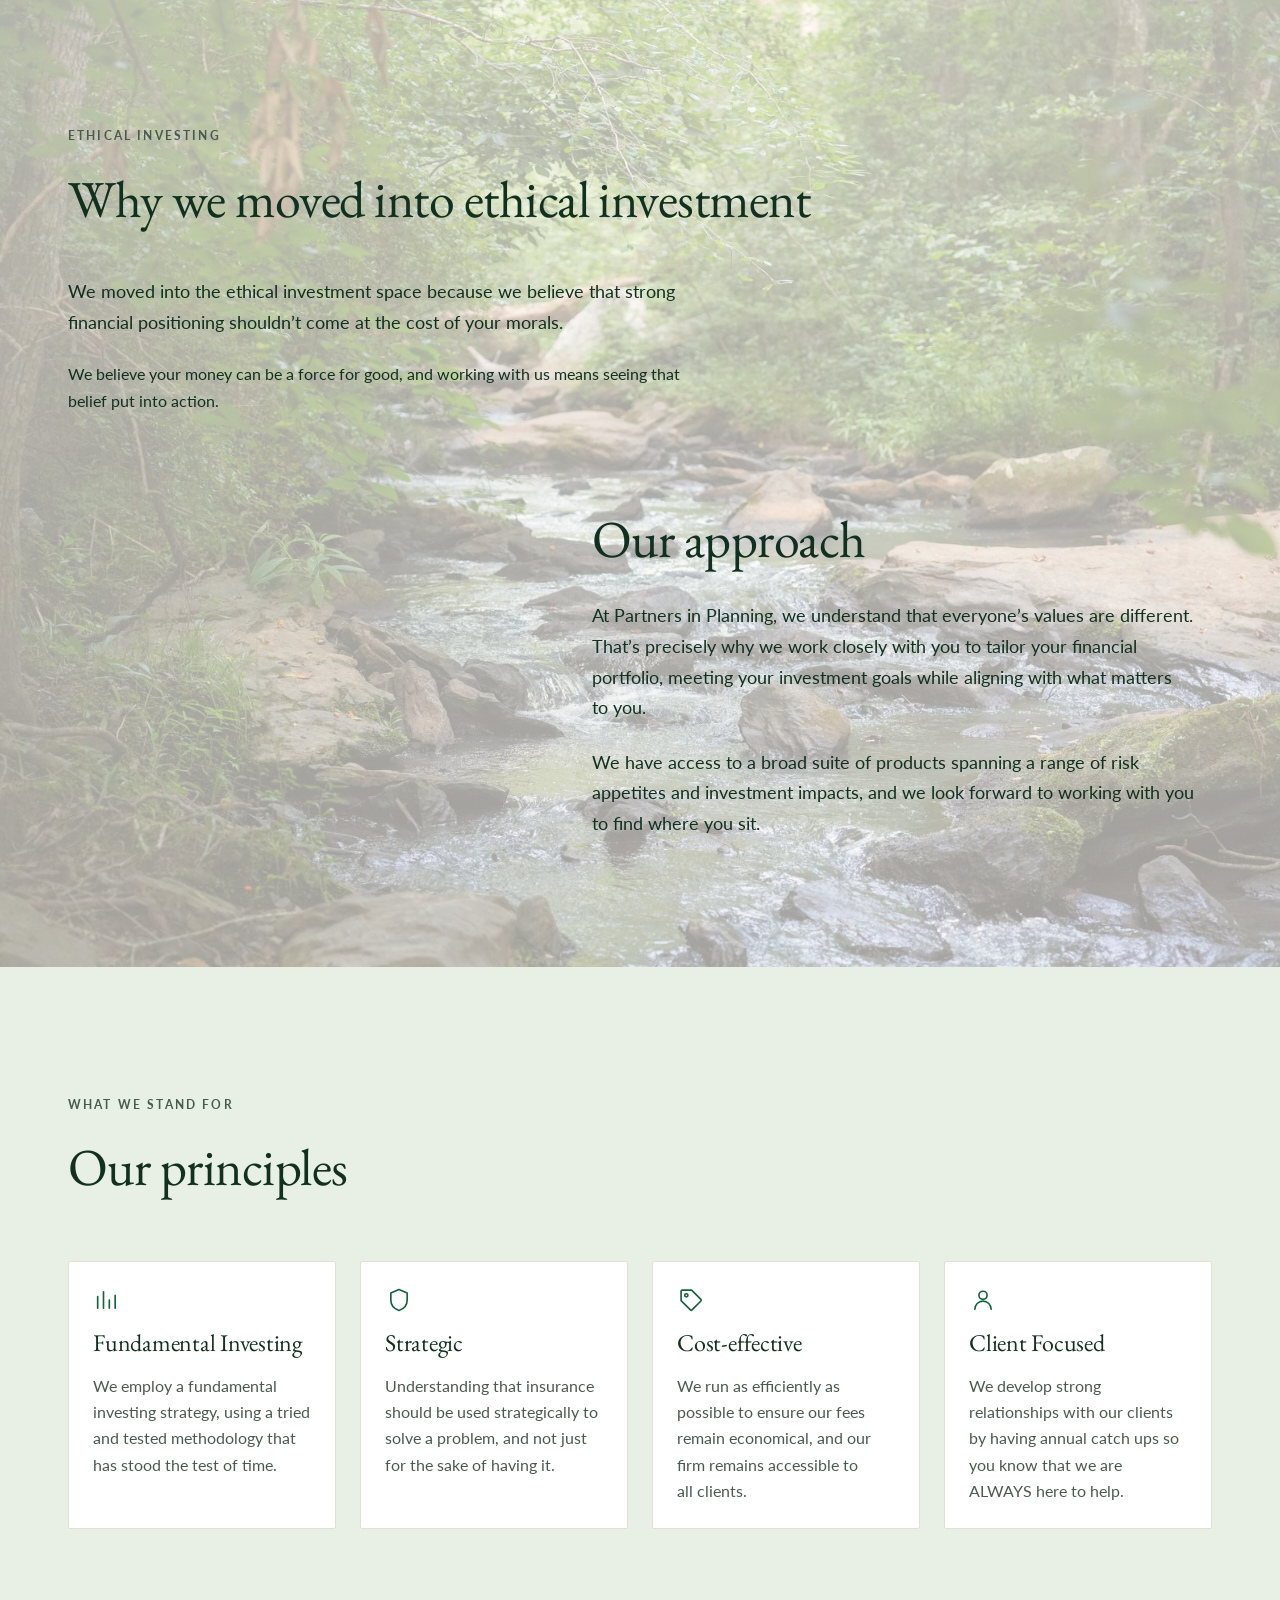
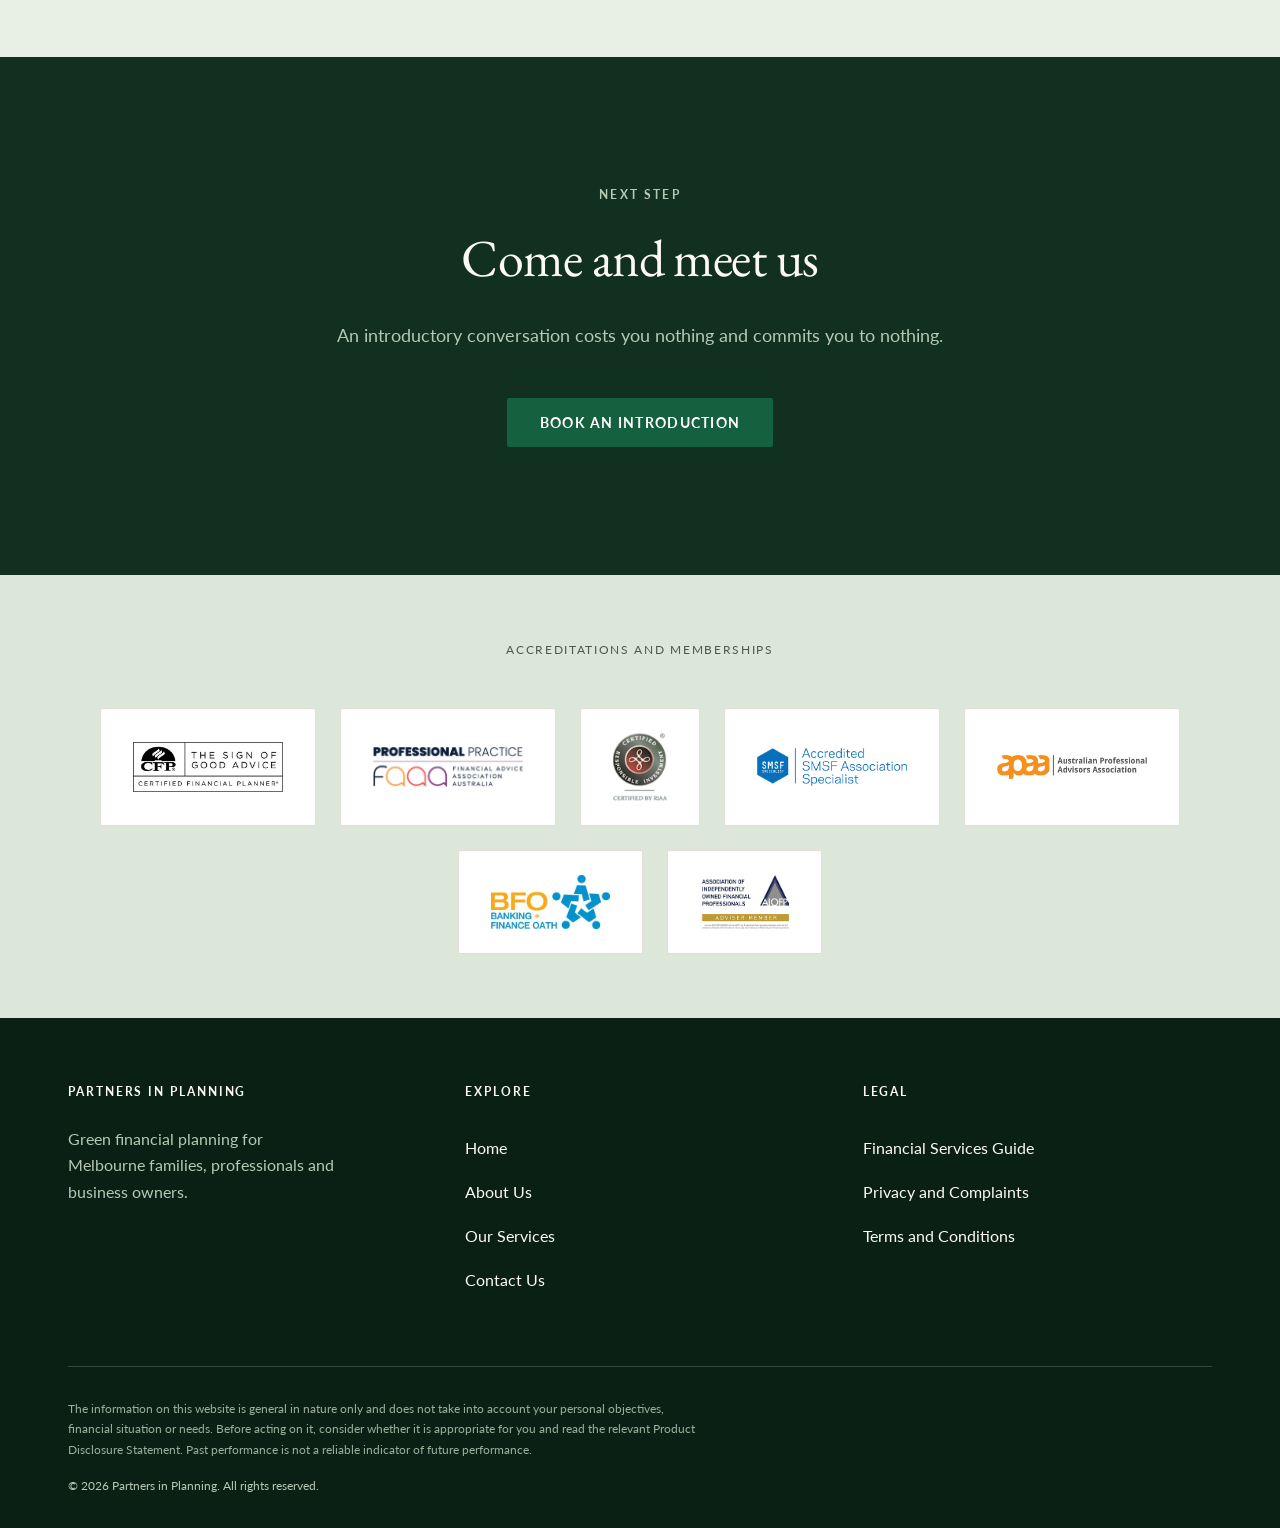
<file: about.html>
<!DOCTYPE html>
<html lang="en-AU">
<head>
<meta charset="utf-8">
<meta name="viewport" content="width=device-width, initial-scale=1">
<title>About Us | Partners in Planning, Melbourne</title>
<meta name="description" content="Meet Partners in Planning, an independent Melbourne financial planning practice built on transparent advice and values-aligned investing.">
<link rel="preconnect" href="https://fonts.googleapis.com">
<link rel="preconnect" href="https://fonts.gstatic.com" crossorigin>
<link href="https://fonts.googleapis.com/css2?family=EB+Garamond:wght@400;500;600&family=Lato:wght@300;400;700&display=swap" rel="stylesheet">
<link rel="stylesheet" href="assets/css/site.css">
<script>
  /* Enable scroll-reveal ONLY when we can actually drive it. Browsers without
     IntersectionObserver, and anyone who prefers reduced motion, never get the
     hidden starting state — so content can never be stranded invisible. */
  if ('IntersectionObserver' in window &&
      !window.matchMedia('(prefers-reduced-motion: reduce)').matches) {
    document.documentElement.classList.add('js');
  }
</script>
</head>
<body>

<a class="skip-link" href="#main">Skip to main content</a>

<header class="header">
  <div class="container header__inner">
    <!-- LOGO SLOT -->
    <a class="brand" href="index.html">
      Partners in Planning
      <span class="brand__sub">Green Financial Planning</span>
    </a>
    <nav class="nav" aria-label="Primary">
      <a class="nav__link" href="index.html">Home</a>
      <a class="nav__link" href="about.html" aria-current="page">About Us</a>
      <div class="nav__item" data-subnav>
        <a class="nav__link" href="services.html">Our Services</a>
        <button class="nav__sub-toggle" type="button" aria-expanded="false" aria-controls="services-sub">
          <span class="sr-only">Our Services pages</span>
          <svg width="10" height="10" viewBox="0 0 10 10" fill="none" aria-hidden="true"><path d="M2 3.5l3 3 3-3" stroke="currentColor" stroke-width="1.4" stroke-linecap="round" stroke-linejoin="round"/></svg>
        </button>
        <ul class="nav__sub" id="services-sub">
          <li><a href="services.html">Our Services</a></li>
          <li><a href="investing.html">Investing</a></li>
          <li><a href="financial-planning.html">Financial Planning</a></li>
          <li><a href="retirement-and-super.html">Retirement and Super</a></li>
        </ul>
      </div>
      <a class="nav__link" href="contact.html">Contact Us</a>
    </nav>
    <button class="nav__toggle" type="button" aria-expanded="false" aria-controls="mobile-nav">
      <span class="sr-only">Menu</span>
      <span class="nav__toggle-bar" aria-hidden="true"></span>
      <span class="nav__toggle-bar" aria-hidden="true"></span>
      <span class="nav__toggle-bar" aria-hidden="true"></span>
    </button>
  </div>
</header>

<nav class="mobile-nav" id="mobile-nav" aria-label="Mobile">
  <a class="mobile-nav__link" href="index.html">Home</a>
  <a class="mobile-nav__link" href="about.html">About Us</a>
  <a class="mobile-nav__link" href="services.html">Our Services</a>
  <a class="mobile-nav__link mobile-nav__link--sub" href="investing.html">Investing</a>
  <a class="mobile-nav__link mobile-nav__link--sub" href="financial-planning.html">Financial Planning</a>
  <a class="mobile-nav__link mobile-nav__link--sub" href="retirement-and-super.html">Retirement and Super</a>
  <a class="mobile-nav__link" href="contact.html">Contact Us</a>
</nav>

<main id="main">

  <!-- Photograph fills the IMAGE SLOT documented on .hero__scrim-art, so the
       gradient art it replaces is gone rather than stacked underneath. The
       section keeps its forest background, which is what shows if the photo
       never loads.

       Decorative: the headline carries the meaning, so alt is empty and the
       image is hidden from screen readers. Not lazy-loaded — it is the
       largest element above the fold on this page. -->
  <section class="hero hero--inner">
    <img class="hero__media" src="assets/img/about-hero.jpg" alt=""
         width="2400" height="1350" fetchpriority="high" decoding="async" aria-hidden="true">
    <!-- The heavier photographic scrim, not the standard one. This image is
         bright — a wide teal sky across the upper two thirds — and the
         standard scrim eases to 0.15 through its middle, which was tuned for
         the dark gradient art rather than a lit photograph. -->
    <div class="hero__scrim hero__scrim--media" aria-hidden="true"></div>
    <div class="container hero__content">
      <p class="eyebrow hero__eyebrow">About us</p>
      <h1 class="hero__title">Independent advice, plainly explained</h1>
      <p class="lede hero__lede">
        We built this practice around a simple idea: you should understand every
        recommendation we make, and know exactly what it costs.
      </p>
    </div>
  </section>

  <!-- ---------------- STORY ---------------- -->
  <section class="section">
    <div class="container">
      <div class="split reveal">
        <div class="stack-8">
          <div>
            <p class="eyebrow">Our story</p>
            <h2 class="heading">Why we started Partners in Planning</h2>
          </div>
          <div class="stack-6">
            <p class="lede">
              From the very beginning, Partners in Planning was created to challenge the
              traditional financial planning firm of the time.
            </p>
            <p class="body-text">
              Since day one we have never been a traditional financial planning firm and
              our motto reflects this.
            </p>
            <p class="body-text">
              This is because we could see flaws in the pre post royal commission system.
            </p>
            <p class="body-text">
              We are built on a fee for service model from our inception. We deliver
              advice on a holistic level with no inhouse products.
            </p>
            <p class="body-text">
              Our investment philosophy is simple; we revere the tried and tested
              methodology of fundamental investing. This is where our work begins, and
              where it ends.
            </p>
            <p class="body-text">
              Our approach to green investment follows a multi-tiered menu offering basic
              exclusions all the way to impact investing.
            </p>
            <p class="body-text">
              Our financial planning fees are clear and transparent. Every single client
              is provided with a financial planning proposal that clearly states what we
              will do and the fees that will be charged.
            </p>
          </div>
        </div>
        <div class="split__media">
          <div class="media-frame">
            <img src="assets/img/about-lorikeet.jpg"
                 alt="A rainbow lorikeet perched among pink flowering gum blossoms"
                 width="1200" height="1200" loading="lazy" decoding="async">
          </div>
        </div>
      </div>
    </div>
  </section>

  <!-- ---------------- ETHICAL INVESTMENT ---------------- -->
  <!-- Cream, following the cream Our story section. Two cream sections in a
       row is fine where two dark ones would not be: cream is the page
       background, so 12rem of section padding reads as a break rather than
       one continuous slab. The values band below keeps its tint because
       card grids sit on the tint everywhere else on the site.

       Narrow column rather than a split with a photograph: it is a short,
       plainly argued case, and Our story above already carries this page's
       only image.

       The creek sits behind the whole block under a cream wash, the same
       device as the Services band on the home page. The wash is the cream
       variant, not the sage one: the values band below is already on the
       tint, and two toned bands in a row would run together. Decorative,
       so alt is empty and it is hidden from screen readers. -->
  <section class="section section--photo section--photo-text">
    <img class="section__photo" src="assets/img/about-ethical-bg.jpg" alt=""
         width="1800" height="1200" loading="lazy" decoding="async" aria-hidden="true">
    <div class="section__wash section__wash--cream" aria-hidden="true"></div>
    <div class="container">
      <div class="narrow reveal">
        <p class="eyebrow">Ethical investing</p>
        <h2 class="heading">Why we moved into ethical investment</h2>

        <div class="stack-6 mt-12">
          <p class="lede">
            We moved into the ethical investment space because we believe that strong
            financial positioning shouldn&rsquo;t come at the cost of your morals.
          </p>
          <p class="body-text">
            We believe your money can be a force for good, and working with us means
            seeing that belief put into action.
          </p>
        </div>
      </div>

      <!-- Steps down and to the right of the block above rather than sitting
           squarely beneath it, so the two read as one diagonal movement down
           the page. Kept inside this section, not given its own: a separate
           section would put 12rem between them and break that relationship.
           Below 900px it returns to the normal left-aligned column, where an
           indent would just look like a mistake. -->
      <div class="narrow narrow--offset reveal">
        <!-- .heading, not .subheading: sized to match the h2 above it. Still an
             h3, because it is a sub-point of that section and the outline
             should follow the structure rather than the type size. -->
        <h3 class="heading">Our approach</h3>
        <div class="stack-6 mt-8">
          <p class="lede">
            At Partners in Planning, we understand that everyone&rsquo;s values are
            different. That&rsquo;s precisely why we work closely with you to tailor your
            financial portfolio, meeting your investment goals while aligning with what
            matters to you.
          </p>
          <p class="lede">
            We have access to a broad suite of products spanning a range of risk
            appetites and investment impacts, and we look forward to working with you to
            find where you sit.
          </p>
        </div>
      </div>
    </div>
  </section>

  <!-- ---------------- VALUES ---------------- -->
  <section class="section on-tint">
    <div class="container">
      <div class="narrow reveal" style="margin-bottom: var(--space-16);">
        <p class="eyebrow">What we stand for</p>
        <h2 class="heading">Our principles</h2>
      </div>
      <!-- card-grid--4up: all four on one line from 1100px up, 2x2 on
           tablets, stacked on phones. -->
      <div class="card-grid card-grid--4up reveal-group">
        <div class="card">
          <svg class="card__icon" width="28" height="28" viewBox="0 0 24 24" fill="none" aria-hidden="true">
            <path d="M4 19V9m5 10V5m5 14v-7m5 7V8" stroke="currentColor" stroke-width="1.4" stroke-linecap="round"/>
          </svg>
          <h3 class="card__title">Fundamental Investing</h3>
          <p class="card__body">
            We employ a fundamental investing strategy, using a tried and tested
            methodology that has stood the test of time.
          </p>
        </div>
        <div class="card">
          <svg class="card__icon" width="28" height="28" viewBox="0 0 24 24" fill="none" aria-hidden="true">
            <path d="M12 3l7 3v6c0 4.2-2.9 7.6-7 9-4.1-1.4-7-4.8-7-9V6l7-3z" stroke="currentColor" stroke-width="1.4" stroke-linejoin="round"/>
          </svg>
          <h3 class="card__title">Strategic</h3>
          <p class="card__body">
            Understanding that insurance should be used strategically to solve a
            problem, and not just for the sake of having it.
          </p>
        </div>
        <div class="card">
          <svg class="card__icon" width="28" height="28" viewBox="0 0 24 24" fill="none" aria-hidden="true">
            <path d="M3.5 12.5V4.5a1 1 0 011-1h8l8 8a1 1 0 010 1.4l-7.6 7.6a1 1 0 01-1.4 0l-8-8z" stroke="currentColor" stroke-width="1.4" stroke-linejoin="round"/>
            <circle cx="8" cy="8" r="1.4" stroke="currentColor" stroke-width="1.4"/>
          </svg>
          <h3 class="card__title">Cost-effective</h3>
          <p class="card__body">
            We run as efficiently as possible to ensure our fees remain economical, and
            our firm remains accessible to all clients.
          </p>
        </div>
        <div class="card">
          <svg class="card__icon" width="28" height="28" viewBox="0 0 24 24" fill="none" aria-hidden="true">
            <circle cx="12" cy="8" r="3.5" stroke="currentColor" stroke-width="1.4"/>
            <path d="M5 20c0-3.9 3.1-7 7-7s7 3.1 7 7" stroke="currentColor" stroke-width="1.4" stroke-linecap="round"/>
          </svg>
          <h3 class="card__title">Client Focused</h3>
          <p class="card__body">
            We develop strong relationships with our clients by having annual catch ups
            so you know that we are ALWAYS here to help.
          </p>
        </div>
      </div>
    </div>
  </section>

  <!-- ---------------- CTA ---------------- -->
  <section class="section on-dark">
    <div class="container narrow text-center reveal">
      <p class="eyebrow">Next step</p>
      <h2 class="heading">Come and meet us</h2>
      <p class="lede mt-8" style="margin-inline:auto;">
        An introductory conversation costs you nothing and commits you to nothing.
      </p>
      <div class="mt-12">
        <a class="btn btn--primary" href="contact.html">Book an introduction</a>
      </div>
    </div>
  </section>

</main>

<!-- ---------------- ACCREDITATIONS ----------------
     Sits between the page content and the dark footer. White surface,
     because each mark ships with a baked-in white background and no
     transparency. Marks are the property of their respective bodies.

     A list, not loose <img> tags: this is a set of related items, so a
     screen reader should announce it as "list of 7". Each alt names the
     accreditation in words, since the mark itself carries the meaning. -->
<section class="certs" aria-labelledby="certs-label">
  <div class="container">
    <p class="certs__label" id="certs-label">Accreditations and memberships</p>
    <ul class="certs__grid">
      <li><img src="assets/logo/cert-cfp.jpg" alt="Certified Financial Planner" width="504" height="167" loading="lazy" decoding="async"></li>
      <li><img src="assets/logo/cert-faaa.png" alt="Financial Advice Association Australia Professional Practice" width="615" height="161" loading="lazy" decoding="async"></li>
      <li><img class="certs__mark--tall" src="assets/logo/cert-riaa.png" alt="Certified by the Responsible Investment Association Australasia" width="138" height="177" loading="lazy" decoding="async"></li>
      <li><img src="assets/logo/cert-smsf.png" alt="Accredited SMSF Association Specialist" width="910" height="234" loading="lazy" decoding="async"></li>
      <li><img src="assets/logo/cert-apaa.png" alt="Australian Professional Advisors Association" width="509" height="80" loading="lazy" decoding="async"></li>
      <li><img src="assets/logo/cert-bfo.jpg" alt="Banking and Finance Oath signatory" width="312" height="142" loading="lazy" decoding="async"></li>
      <li><img src="assets/logo/cert-aiofp.png" alt="Association of Independently Owned Financial Professionals adviser member" width="225" height="137" loading="lazy" decoding="async"></li>
    </ul>
  </div>
</section>

<footer class="footer">
  <div class="container">
    <div class="footer__grid">
      <div>
        <p class="footer__title">Partners in Planning</p>
        <p style="max-width:32ch;">
          Green financial planning for Melbourne families, professionals and
          business owners.
        </p>
      </div>
      <div>
        <p class="footer__title">Explore</p>
        <ul class="footer__list">
          <li><a href="index.html">Home</a></li>
          <li><a href="about.html">About Us</a></li>
          <li><a href="services.html">Our Services</a></li>
          <li><a href="contact.html">Contact Us</a></li>
        </ul>
      </div>
      <div>
        <p class="footer__title">Legal</p>
        <ul class="footer__list">
          <!-- These three live on the practice's existing site, so they are
               external links: new tab, with rel="noopener". -->
          <li><a href="https://www.apartnerinplanning.com.au/financial-services-guide/" target="_blank" rel="noopener">Financial Services Guide</a></li>
          <li><a href="https://www.apartnerinplanning.com.au/complaintsprivacy-policy/" target="_blank" rel="noopener">Privacy and Complaints</a></li>
          <li><a href="https://www.apartnerinplanning.com.au/terms-and-conditions/" target="_blank" rel="noopener">Terms and Conditions</a></li>
        </ul>
      </div>
    </div>
    <div class="footer__legal">
      <p class="footer__disclaimer">
        The information on this website is general in nature only and does not take
        into account your personal objectives, financial situation or needs. Before
        acting on it, consider whether it is appropriate for you and read the relevant
        Product Disclosure Statement. Past performance is not a reliable indicator of
        future performance.
      </p>
      <p>&copy; <span id="year">2026</span> Partners in Planning. All rights reserved.</p>
    </div>
  </div>
</footer>

<script src="assets/js/site.js"></script>
<script>document.getElementById('year').textContent = new Date().getFullYear();</script>
</body>
</html>
</file>
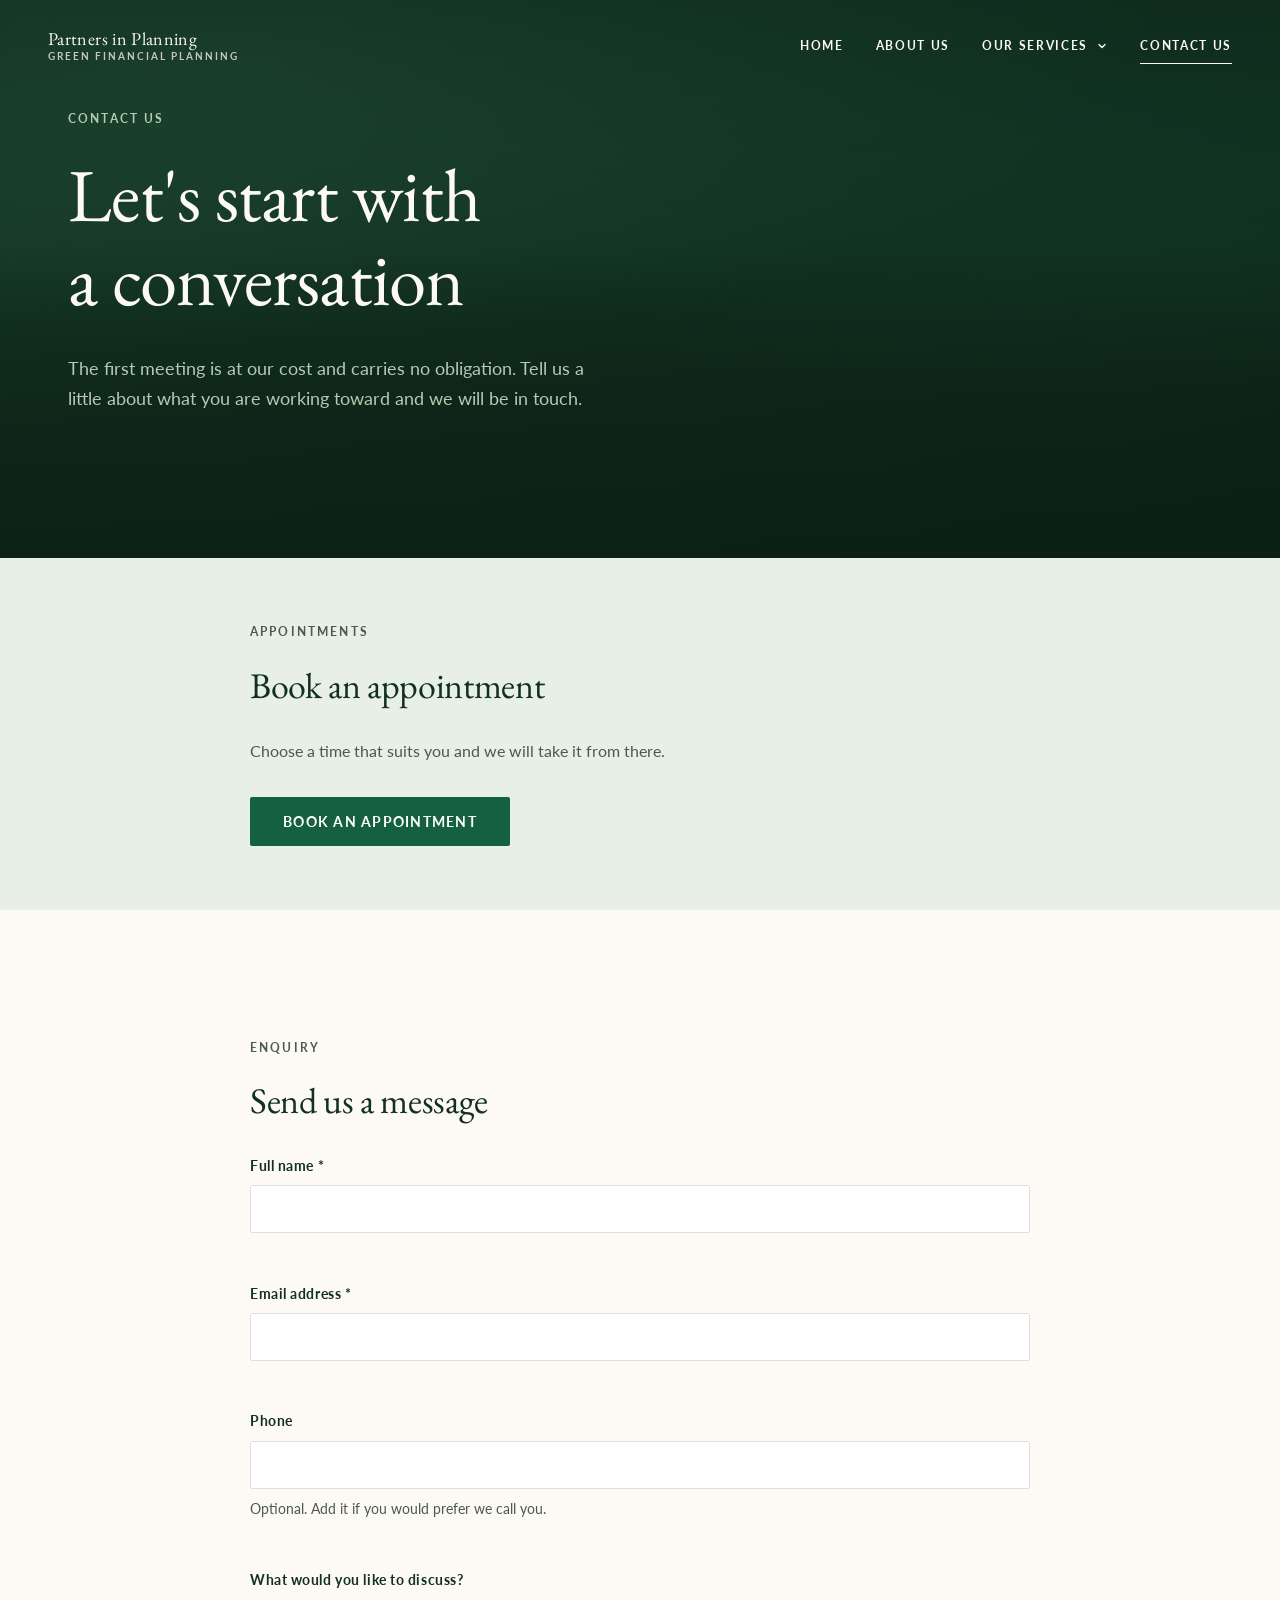
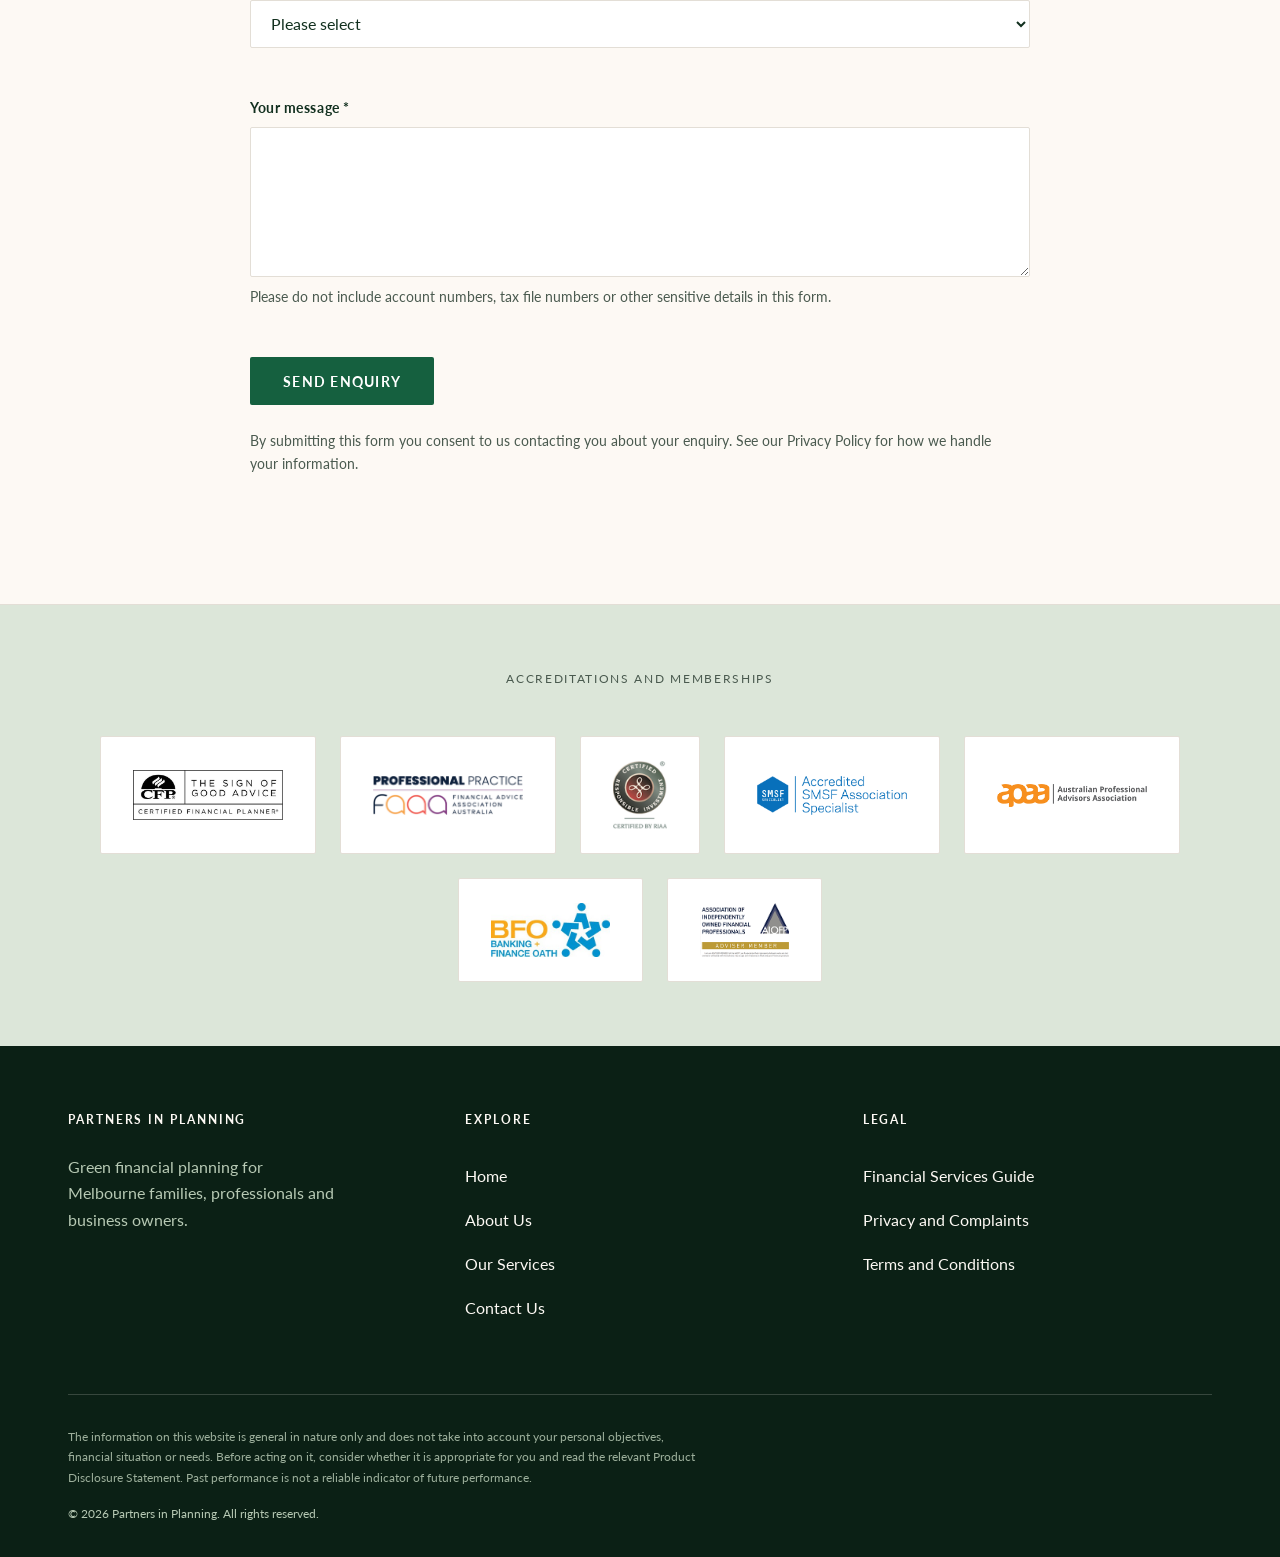
<file: contact.html>
<!DOCTYPE html>
<html lang="en-AU">
<head>
<meta charset="utf-8">
<meta name="viewport" content="width=device-width, initial-scale=1">
<title>Contact Us | Partners in Planning, Melbourne</title>
<meta name="description" content="Book a no-cost introductory conversation with Partners in Planning, a green financial planning practice in Melbourne.">
<link rel="preconnect" href="https://fonts.googleapis.com">
<link rel="preconnect" href="https://fonts.gstatic.com" crossorigin>
<link href="https://fonts.googleapis.com/css2?family=EB+Garamond:wght@400;500;600&family=Lato:wght@300;400;700&display=swap" rel="stylesheet">
<link rel="stylesheet" href="assets/css/site.css">
<script>
  /* Enable scroll-reveal ONLY when we can actually drive it. Browsers without
     IntersectionObserver, and anyone who prefers reduced motion, never get the
     hidden starting state — so content can never be stranded invisible. */
  if ('IntersectionObserver' in window &&
      !window.matchMedia('(prefers-reduced-motion: reduce)').matches) {
    document.documentElement.classList.add('js');
  }
</script>
</head>
<body>

<a class="skip-link" href="#main">Skip to main content</a>

<header class="header">
  <div class="container header__inner">
    <!-- LOGO SLOT -->
    <a class="brand" href="index.html">
      Partners in Planning
      <span class="brand__sub">Green Financial Planning</span>
    </a>
    <nav class="nav" aria-label="Primary">
      <a class="nav__link" href="index.html">Home</a>
      <a class="nav__link" href="about.html">About Us</a>
      <div class="nav__item" data-subnav>
        <a class="nav__link" href="services.html">Our Services</a>
        <button class="nav__sub-toggle" type="button" aria-expanded="false" aria-controls="services-sub">
          <span class="sr-only">Our Services pages</span>
          <svg width="10" height="10" viewBox="0 0 10 10" fill="none" aria-hidden="true"><path d="M2 3.5l3 3 3-3" stroke="currentColor" stroke-width="1.4" stroke-linecap="round" stroke-linejoin="round"/></svg>
        </button>
        <ul class="nav__sub" id="services-sub">
          <li><a href="services.html">Our Services</a></li>
          <li><a href="investing.html">Investing</a></li>
          <li><a href="financial-planning.html">Financial Planning</a></li>
          <li><a href="retirement-and-super.html">Retirement and Super</a></li>
        </ul>
      </div>
      <a class="nav__link" href="contact.html" aria-current="page">Contact Us</a>
    </nav>
    <button class="nav__toggle" type="button" aria-expanded="false" aria-controls="mobile-nav">
      <span class="sr-only">Menu</span>
      <span class="nav__toggle-bar" aria-hidden="true"></span>
      <span class="nav__toggle-bar" aria-hidden="true"></span>
      <span class="nav__toggle-bar" aria-hidden="true"></span>
    </button>
  </div>
</header>

<nav class="mobile-nav" id="mobile-nav" aria-label="Mobile">
  <a class="mobile-nav__link" href="index.html">Home</a>
  <a class="mobile-nav__link" href="about.html">About Us</a>
  <a class="mobile-nav__link" href="services.html">Our Services</a>
  <a class="mobile-nav__link mobile-nav__link--sub" href="investing.html">Investing</a>
  <a class="mobile-nav__link mobile-nav__link--sub" href="financial-planning.html">Financial Planning</a>
  <a class="mobile-nav__link mobile-nav__link--sub" href="retirement-and-super.html">Retirement and Super</a>
  <a class="mobile-nav__link" href="contact.html">Contact Us</a>
</nav>

<main id="main">

  <section class="hero hero--inner">
    <div class="hero__scrim-art" aria-hidden="true"></div>
    <div class="hero__scrim" aria-hidden="true"></div>
    <div class="container hero__content">
      <p class="eyebrow hero__eyebrow">Contact us</p>
      <h1 class="hero__title">Let's start with a conversation</h1>
      <p class="lede hero__lede">
        The first meeting is at our cost and carries no obligation. Tell us a little
        about what you are working toward and we will be in touch.
      </p>
    </div>
  </section>

  <!-- ---------------- BOOK AN APPOINTMENT ----------------
       Sits ahead of the enquiry form: picking a time is the more direct
       route, so it leads. Sage tint against the cream form section below,
       so the two read as distinct options rather than one long column.

       External booking system, so new tab with rel="noopener". -->
  <section class="section section--tight on-tint">
    <div class="container">
      <div class="narrow mx-auto reveal">
        <p class="eyebrow">Appointments</p>
        <h2 class="subheading" style="margin-bottom:var(--space-8);">Book an appointment</h2>
        <p class="body-text">
          Choose a time that suits you and we will take it from there.
        </p>
        <div class="mt-8">
          <a class="btn btn--primary" href="https://partnersinplanningaus.setmore.com/book"
             target="_blank" rel="noopener">Book an appointment</a>
        </div>
      </div>
    </div>
  </section>

  <!-- ---------------- FORM + DETAILS ---------------- -->
  <section class="section">
    <div class="container">
      <!-- The form is now the whole section, so it sits in a centred narrow
           column rather than one half of a two-column split. -->
      <div class="narrow mx-auto reveal">
        <div>
          <p class="eyebrow">Enquiry</p>
          <h2 class="subheading" style="margin-bottom:var(--space-8);">Send us a message</h2>

          <form class="form" data-validate novalidate>
            <div class="field">
              <label class="field__label" for="name">Full name <span aria-hidden="true">*</span></label>
              <input class="field__input" type="text" id="name" name="name"
                     autocomplete="name" required data-label="Full name">
              <p class="field__error" role="alert" aria-live="polite"></p>
            </div>

            <div class="field">
              <label class="field__label" for="email">Email address <span aria-hidden="true">*</span></label>
              <input class="field__input" type="email" id="email" name="email"
                     autocomplete="email" required data-label="Email address">
              <p class="field__error" role="alert" aria-live="polite"></p>
            </div>

            <div class="field">
              <label class="field__label" for="phone">Phone</label>
              <input class="field__input" type="tel" id="phone" name="phone"
                     autocomplete="tel" data-label="Phone">
              <p class="field__hint">Optional. Add it if you would prefer we call you.</p>
              <p class="field__error" role="alert" aria-live="polite"></p>
            </div>

            <div class="field">
              <label class="field__label" for="topic">What would you like to discuss?</label>
              <select class="field__select" id="topic" name="topic" data-label="Topic">
                <option value="">Please select</option>
                <option>Retirement and Super</option>
                <option>Financial Planning</option>
                <option>Investing</option>
                <option>Sustainable investing</option>
                <option>Something else</option>
              </select>
              <p class="field__error" role="alert" aria-live="polite"></p>
            </div>

            <div class="field">
              <label class="field__label" for="message">Your message <span aria-hidden="true">*</span></label>
              <textarea class="field__textarea" id="message" name="message"
                        required data-label="Your message"></textarea>
              <p class="field__hint">
                Please do not include account numbers, tax file numbers or other
                sensitive details in this form.
              </p>
              <p class="field__error" role="alert" aria-live="polite"></p>
            </div>

            <p class="form__status" role="status" aria-live="polite" hidden></p>

            <div>
              <button class="btn btn--primary" type="submit">Send enquiry</button>
            </div>

            <p class="field__hint">
              By submitting this form you consent to us contacting you about your
              enquiry. See our Privacy Policy for how we handle your information.
            </p>
          </form>
        </div>

      </div>
    </div>
  </section>

</main>

<!-- ---------------- ACCREDITATIONS ----------------
     Sits between the page content and the dark footer. White surface,
     because each mark ships with a baked-in white background and no
     transparency. Marks are the property of their respective bodies.

     A list, not loose <img> tags: this is a set of related items, so a
     screen reader should announce it as "list of 7". Each alt names the
     accreditation in words, since the mark itself carries the meaning. -->
<section class="certs" aria-labelledby="certs-label">
  <div class="container">
    <p class="certs__label" id="certs-label">Accreditations and memberships</p>
    <ul class="certs__grid">
      <li><img src="assets/logo/cert-cfp.jpg" alt="Certified Financial Planner" width="504" height="167" loading="lazy" decoding="async"></li>
      <li><img src="assets/logo/cert-faaa.png" alt="Financial Advice Association Australia Professional Practice" width="615" height="161" loading="lazy" decoding="async"></li>
      <li><img class="certs__mark--tall" src="assets/logo/cert-riaa.png" alt="Certified by the Responsible Investment Association Australasia" width="138" height="177" loading="lazy" decoding="async"></li>
      <li><img src="assets/logo/cert-smsf.png" alt="Accredited SMSF Association Specialist" width="910" height="234" loading="lazy" decoding="async"></li>
      <li><img src="assets/logo/cert-apaa.png" alt="Australian Professional Advisors Association" width="509" height="80" loading="lazy" decoding="async"></li>
      <li><img src="assets/logo/cert-bfo.jpg" alt="Banking and Finance Oath signatory" width="312" height="142" loading="lazy" decoding="async"></li>
      <li><img src="assets/logo/cert-aiofp.png" alt="Association of Independently Owned Financial Professionals adviser member" width="225" height="137" loading="lazy" decoding="async"></li>
    </ul>
  </div>
</section>

<footer class="footer">
  <div class="container">
    <div class="footer__grid">
      <div>
        <p class="footer__title">Partners in Planning</p>
        <p style="max-width:32ch;">
          Green financial planning for Melbourne families, professionals and
          business owners.
        </p>
      </div>
      <div>
        <p class="footer__title">Explore</p>
        <ul class="footer__list">
          <li><a href="index.html">Home</a></li>
          <li><a href="about.html">About Us</a></li>
          <li><a href="services.html">Our Services</a></li>
          <li><a href="contact.html">Contact Us</a></li>
        </ul>
      </div>
      <div>
        <p class="footer__title">Legal</p>
        <ul class="footer__list">
          <!-- These three live on the practice's existing site, so they are
               external links: new tab, with rel="noopener". -->
          <li><a href="https://www.apartnerinplanning.com.au/financial-services-guide/" target="_blank" rel="noopener">Financial Services Guide</a></li>
          <li><a href="https://www.apartnerinplanning.com.au/complaintsprivacy-policy/" target="_blank" rel="noopener">Privacy and Complaints</a></li>
          <li><a href="https://www.apartnerinplanning.com.au/terms-and-conditions/" target="_blank" rel="noopener">Terms and Conditions</a></li>
        </ul>
      </div>
    </div>
    <div class="footer__legal">
      <p class="footer__disclaimer">
        The information on this website is general in nature only and does not take
        into account your personal objectives, financial situation or needs. Before
        acting on it, consider whether it is appropriate for you and read the relevant
        Product Disclosure Statement. Past performance is not a reliable indicator of
        future performance.
      </p>
      <p>&copy; <span id="year">2026</span> Partners in Planning. All rights reserved.</p>
    </div>
  </div>
</footer>

<script src="assets/js/site.js"></script>
<script>document.getElementById('year').textContent = new Date().getFullYear();</script>
</body>
</html>
</file>
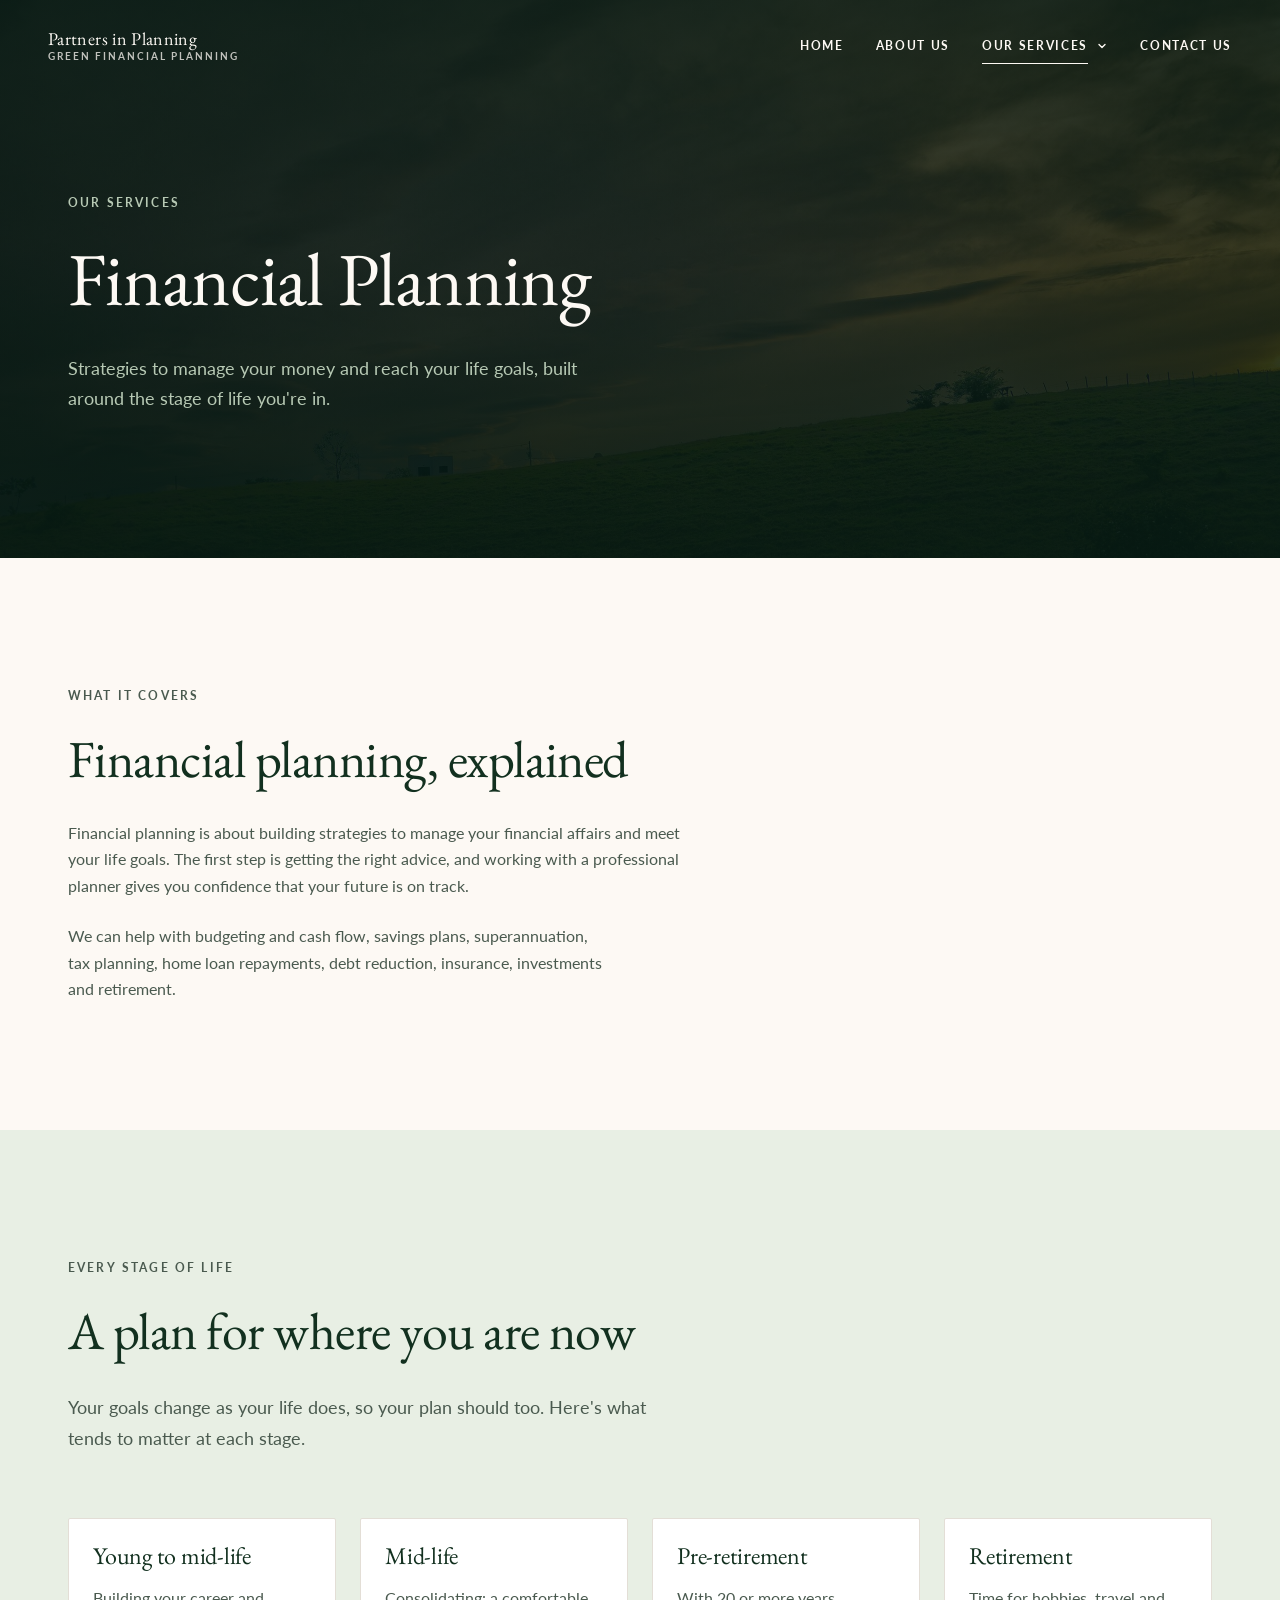
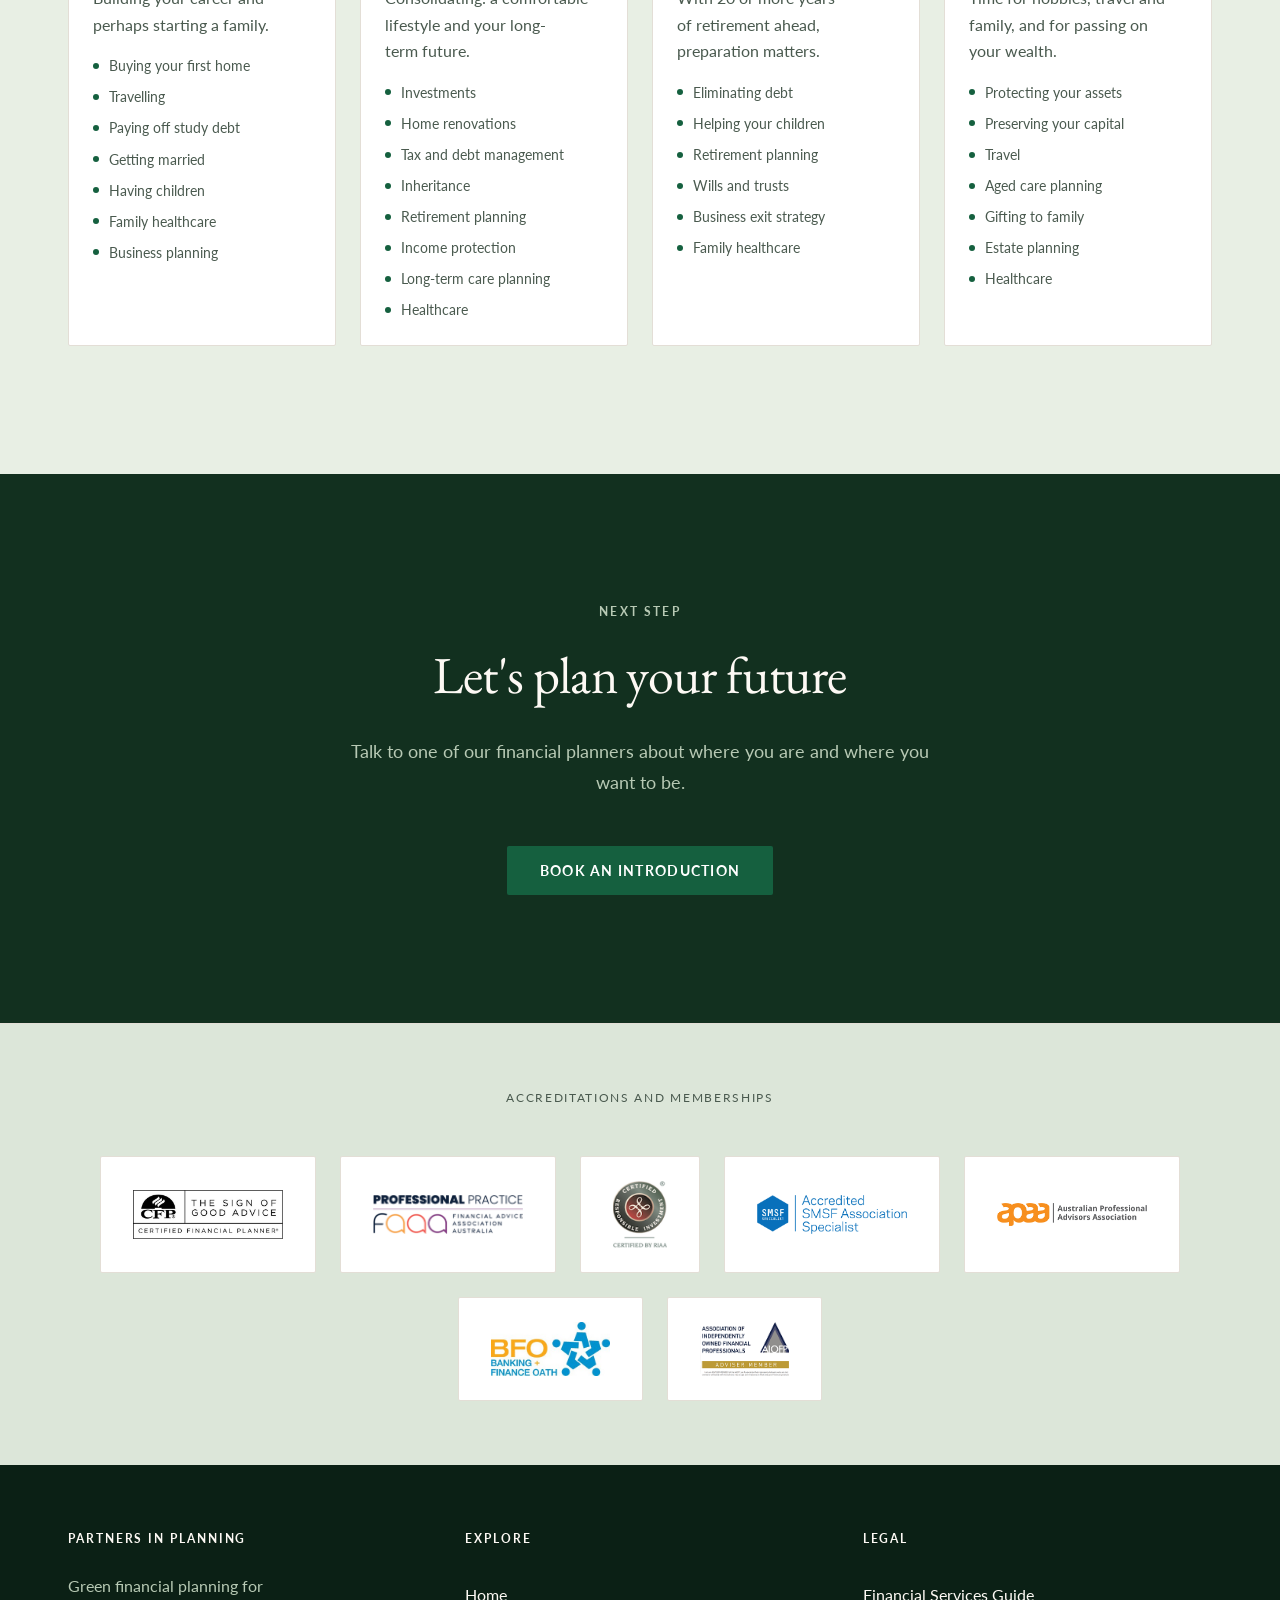
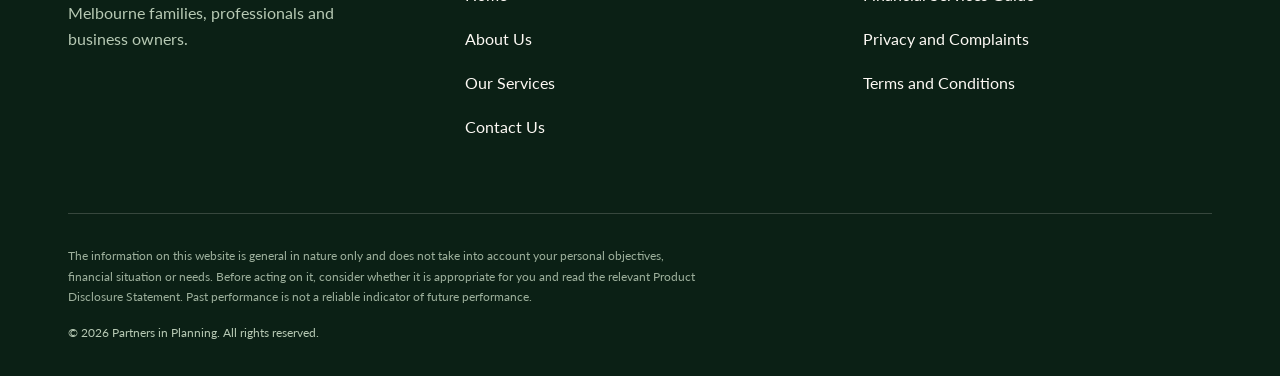
<file: financial-planning.html>
<!DOCTYPE html>
<html lang="en-AU">
<head>
<meta charset="utf-8">
<meta name="viewport" content="width=device-width, initial-scale=1">
<title>Financial Planning | Partners in Planning, Melbourne</title>
<meta name="description" content="Financial planning from Partners in Planning in Melbourne, with advice tailored to every stage of life.">
<link rel="preconnect" href="https://fonts.googleapis.com">
<link rel="preconnect" href="https://fonts.gstatic.com" crossorigin>
<link href="https://fonts.googleapis.com/css2?family=EB+Garamond:wght@400;500;600&family=Lato:wght@300;400;700&display=swap" rel="stylesheet">
<link rel="stylesheet" href="assets/css/site.css">
<script>
  /* Enable scroll-reveal ONLY when we can actually drive it. Browsers without
     IntersectionObserver, and anyone who prefers reduced motion, never get the
     hidden starting state — so content can never be stranded invisible. */
  if ('IntersectionObserver' in window &&
      !window.matchMedia('(prefers-reduced-motion: reduce)').matches) {
    document.documentElement.classList.add('js');
  }
</script>
</head>
<body>

<a class="skip-link" href="#main">Skip to main content</a>

<header class="header">
  <div class="container header__inner">
    <!-- LOGO SLOT -->
    <a class="brand" href="index.html">
      Partners in Planning
      <span class="brand__sub">Green Financial Planning</span>
    </a>
    <nav class="nav" aria-label="Primary">
      <a class="nav__link" href="index.html">Home</a>
      <a class="nav__link" href="about.html">About Us</a>
      <div class="nav__item" data-subnav>
        <a class="nav__link is-current" href="services.html">Our Services</a>
        <button class="nav__sub-toggle" type="button" aria-expanded="false" aria-controls="services-sub">
          <span class="sr-only">Our Services pages</span>
          <svg width="10" height="10" viewBox="0 0 10 10" fill="none" aria-hidden="true"><path d="M2 3.5l3 3 3-3" stroke="currentColor" stroke-width="1.4" stroke-linecap="round" stroke-linejoin="round"/></svg>
        </button>
        <ul class="nav__sub" id="services-sub">
          <li><a href="services.html">Our Services</a></li>
          <li><a href="investing.html">Investing</a></li>
          <li><a href="financial-planning.html" aria-current="page">Financial Planning</a></li>
          <li><a href="retirement-and-super.html">Retirement and Super</a></li>
        </ul>
      </div>
      <a class="nav__link" href="contact.html">Contact Us</a>
    </nav>
    <button class="nav__toggle" type="button" aria-expanded="false" aria-controls="mobile-nav">
      <span class="sr-only">Menu</span>
      <span class="nav__toggle-bar" aria-hidden="true"></span>
      <span class="nav__toggle-bar" aria-hidden="true"></span>
      <span class="nav__toggle-bar" aria-hidden="true"></span>
    </button>
  </div>
</header>

<nav class="mobile-nav" id="mobile-nav" aria-label="Mobile">
  <a class="mobile-nav__link" href="index.html">Home</a>
  <a class="mobile-nav__link" href="about.html">About Us</a>
  <a class="mobile-nav__link" href="services.html">Our Services</a>
  <a class="mobile-nav__link mobile-nav__link--sub" href="investing.html">Investing</a>
  <a class="mobile-nav__link mobile-nav__link--sub" href="financial-planning.html" aria-current="page">Financial Planning</a>
  <a class="mobile-nav__link mobile-nav__link--sub" href="retirement-and-super.html">Retirement and Super</a>
  <a class="mobile-nav__link" href="contact.html">Contact Us</a>
</nav>

<main id="main">

  <!-- Photograph fills the IMAGE SLOT documented on .hero__scrim-art, so
       the gradient art it replaces is gone rather than stacked underneath.
       The section keeps its forest background as the fallback.

       Decorative: the headline carries the meaning, so alt is empty and
       the image is hidden from screen readers. Not lazy-loaded — it is
       the largest element above the fold on this page.

       .hero__scrim--media, not the standard scrim: that one eases to 0.15
       through its middle, which was tuned for the dark gradient art rather
       than a lit photograph. -->
  <section class="hero hero--inner">
    <img class="hero__media" src="assets/img/financial-planning-hero.jpg" alt=""
         width="2400" height="1350" fetchpriority="high" decoding="async" aria-hidden="true">
    <div class="hero__scrim hero__scrim--media" aria-hidden="true"></div>
    <div class="container hero__content">
      <p class="eyebrow hero__eyebrow">Our services</p>
      <h1 class="hero__title">Financial Planning</h1>
      <p class="lede hero__lede">
        Strategies to manage your money and reach your life goals, built around the stage of life you're in.
      </p>
    </div>
  </section>

  <!-- ---------------- WHAT IT COVERS ---------------- -->
  <section class="section">
    <div class="container">
      <div class="narrow reveal">
        <p class="eyebrow">What it covers</p>
        <h2 class="heading">Financial planning, explained</h2>
        <div class="stack-6 mt-8">
          <p class="body-text">Financial planning is about building strategies to manage your financial affairs and meet your life goals. The first step is getting the right advice, and working with a professional planner gives you confidence that your future is on track.</p>
          <p class="body-text">We can help with budgeting and cash flow, savings plans, superannuation, tax planning, home loan repayments, debt reduction, insurance, investments and retirement.</p>
        </div>
      </div>
    </div>
  </section>

  <!-- ---------------- LIFE STAGES ---------------- -->
  <section class="section on-tint">
    <div class="container">
      <div class="narrow reveal" style="margin-bottom: var(--space-16);">
        <p class="eyebrow">Every stage of life</p>
        <h2 class="heading">A plan for where you are now</h2>
        <p class="lede mt-8">Your goals change as your life does, so your plan should too. Here's what tends to matter at each stage.</p>
      </div>
      <div class="card-grid card-grid--4up reveal-group">
        <div class="card">
          <h3 class="card__title">Young to mid-life</h3>
          <p class="card__body">Building your career and perhaps starting a family.</p>
          <ul class="card__list">
            <li>Buying your first home</li>
            <li>Travelling</li>
            <li>Paying off study debt</li>
            <li>Getting married</li>
            <li>Having children</li>
            <li>Family healthcare</li>
            <li>Business planning</li>
          </ul>
        </div>
        <div class="card">
          <h3 class="card__title">Mid-life</h3>
          <p class="card__body">Consolidating: a comfortable lifestyle and your long-term future.</p>
          <ul class="card__list">
            <li>Investments</li>
            <li>Home renovations</li>
            <li>Tax and debt management</li>
            <li>Inheritance</li>
            <li>Retirement planning</li>
            <li>Income protection</li>
            <li>Long-term care planning</li>
            <li>Healthcare</li>
          </ul>
        </div>
        <div class="card">
          <h3 class="card__title">Pre-retirement</h3>
          <p class="card__body">With 20 or more years of retirement ahead, preparation matters.</p>
          <ul class="card__list">
            <li>Eliminating debt</li>
            <li>Helping your children</li>
            <li>Retirement planning</li>
            <li>Wills and trusts</li>
            <li>Business exit strategy</li>
            <li>Family healthcare</li>
          </ul>
        </div>
        <div class="card">
          <h3 class="card__title">Retirement</h3>
          <p class="card__body">Time for hobbies, travel and family, and for passing on your wealth.</p>
          <ul class="card__list">
            <li>Protecting your assets</li>
            <li>Preserving your capital</li>
            <li>Travel</li>
            <li>Aged care planning</li>
            <li>Gifting to family</li>
            <li>Estate planning</li>
            <li>Healthcare</li>
          </ul>
        </div>
      </div>
    </div>
  </section>

  <!-- ---------------- CTA ---------------- -->
  <section class="section on-dark">
    <div class="container narrow text-center reveal">
      <p class="eyebrow">Next step</p>
      <h2 class="heading">Let's plan your future</h2>
      <p class="lede mt-8" style="margin-inline:auto;">
        Talk to one of our financial planners about where you are and where you want to be.
      </p>
      <div class="mt-12">
        <a class="btn btn--primary" href="contact.html">Book an introduction</a>
      </div>
    </div>
  </section>

</main>

<!-- ---------------- ACCREDITATIONS ----------------
     Sits between the page content and the dark footer. White surface,
     because each mark ships with a baked-in white background and no
     transparency. Marks are the property of their respective bodies.

     A list, not loose <img> tags: this is a set of related items, so a
     screen reader should announce it as "list of 7". Each alt names the
     accreditation in words, since the mark itself carries the meaning. -->
<section class="certs" aria-labelledby="certs-label">
  <div class="container">
    <p class="certs__label" id="certs-label">Accreditations and memberships</p>
    <ul class="certs__grid">
      <li><img src="assets/logo/cert-cfp.jpg" alt="Certified Financial Planner" width="504" height="167" loading="lazy" decoding="async"></li>
      <li><img src="assets/logo/cert-faaa.png" alt="Financial Advice Association Australia Professional Practice" width="615" height="161" loading="lazy" decoding="async"></li>
      <li><img class="certs__mark--tall" src="assets/logo/cert-riaa.png" alt="Certified by the Responsible Investment Association Australasia" width="138" height="177" loading="lazy" decoding="async"></li>
      <li><img src="assets/logo/cert-smsf.png" alt="Accredited SMSF Association Specialist" width="910" height="234" loading="lazy" decoding="async"></li>
      <li><img src="assets/logo/cert-apaa.png" alt="Australian Professional Advisors Association" width="509" height="80" loading="lazy" decoding="async"></li>
      <li><img src="assets/logo/cert-bfo.jpg" alt="Banking and Finance Oath signatory" width="312" height="142" loading="lazy" decoding="async"></li>
      <li><img src="assets/logo/cert-aiofp.png" alt="Association of Independently Owned Financial Professionals adviser member" width="225" height="137" loading="lazy" decoding="async"></li>
    </ul>
  </div>
</section>

<footer class="footer">
  <div class="container">
    <div class="footer__grid">
      <div>
        <p class="footer__title">Partners in Planning</p>
        <p style="max-width:32ch;">
          Green financial planning for Melbourne families, professionals and
          business owners.
        </p>
      </div>
      <div>
        <p class="footer__title">Explore</p>
        <ul class="footer__list">
          <li><a href="index.html">Home</a></li>
          <li><a href="about.html">About Us</a></li>
          <li><a href="services.html">Our Services</a></li>
          <li><a href="contact.html">Contact Us</a></li>
        </ul>
      </div>
      <div>
        <p class="footer__title">Legal</p>
        <ul class="footer__list">
          <!-- These three live on the practice's existing site, so they are
               external links: new tab, with rel="noopener". -->
          <li><a href="https://www.apartnerinplanning.com.au/financial-services-guide/" target="_blank" rel="noopener">Financial Services Guide</a></li>
          <li><a href="https://www.apartnerinplanning.com.au/complaintsprivacy-policy/" target="_blank" rel="noopener">Privacy and Complaints</a></li>
          <li><a href="https://www.apartnerinplanning.com.au/terms-and-conditions/" target="_blank" rel="noopener">Terms and Conditions</a></li>
        </ul>
      </div>
    </div>
    <div class="footer__legal">
      <p class="footer__disclaimer">
        The information on this website is general in nature only and does not take
        into account your personal objectives, financial situation or needs. Before
        acting on it, consider whether it is appropriate for you and read the relevant
        Product Disclosure Statement. Past performance is not a reliable indicator of
        future performance.
      </p>
      <p>&copy; <span id="year">2026</span> Partners in Planning. All rights reserved.</p>
    </div>
  </div>
</footer>

<script src="assets/js/site.js"></script>
<script>document.getElementById('year').textContent = new Date().getFullYear();</script>
</body>
</html>
</file>
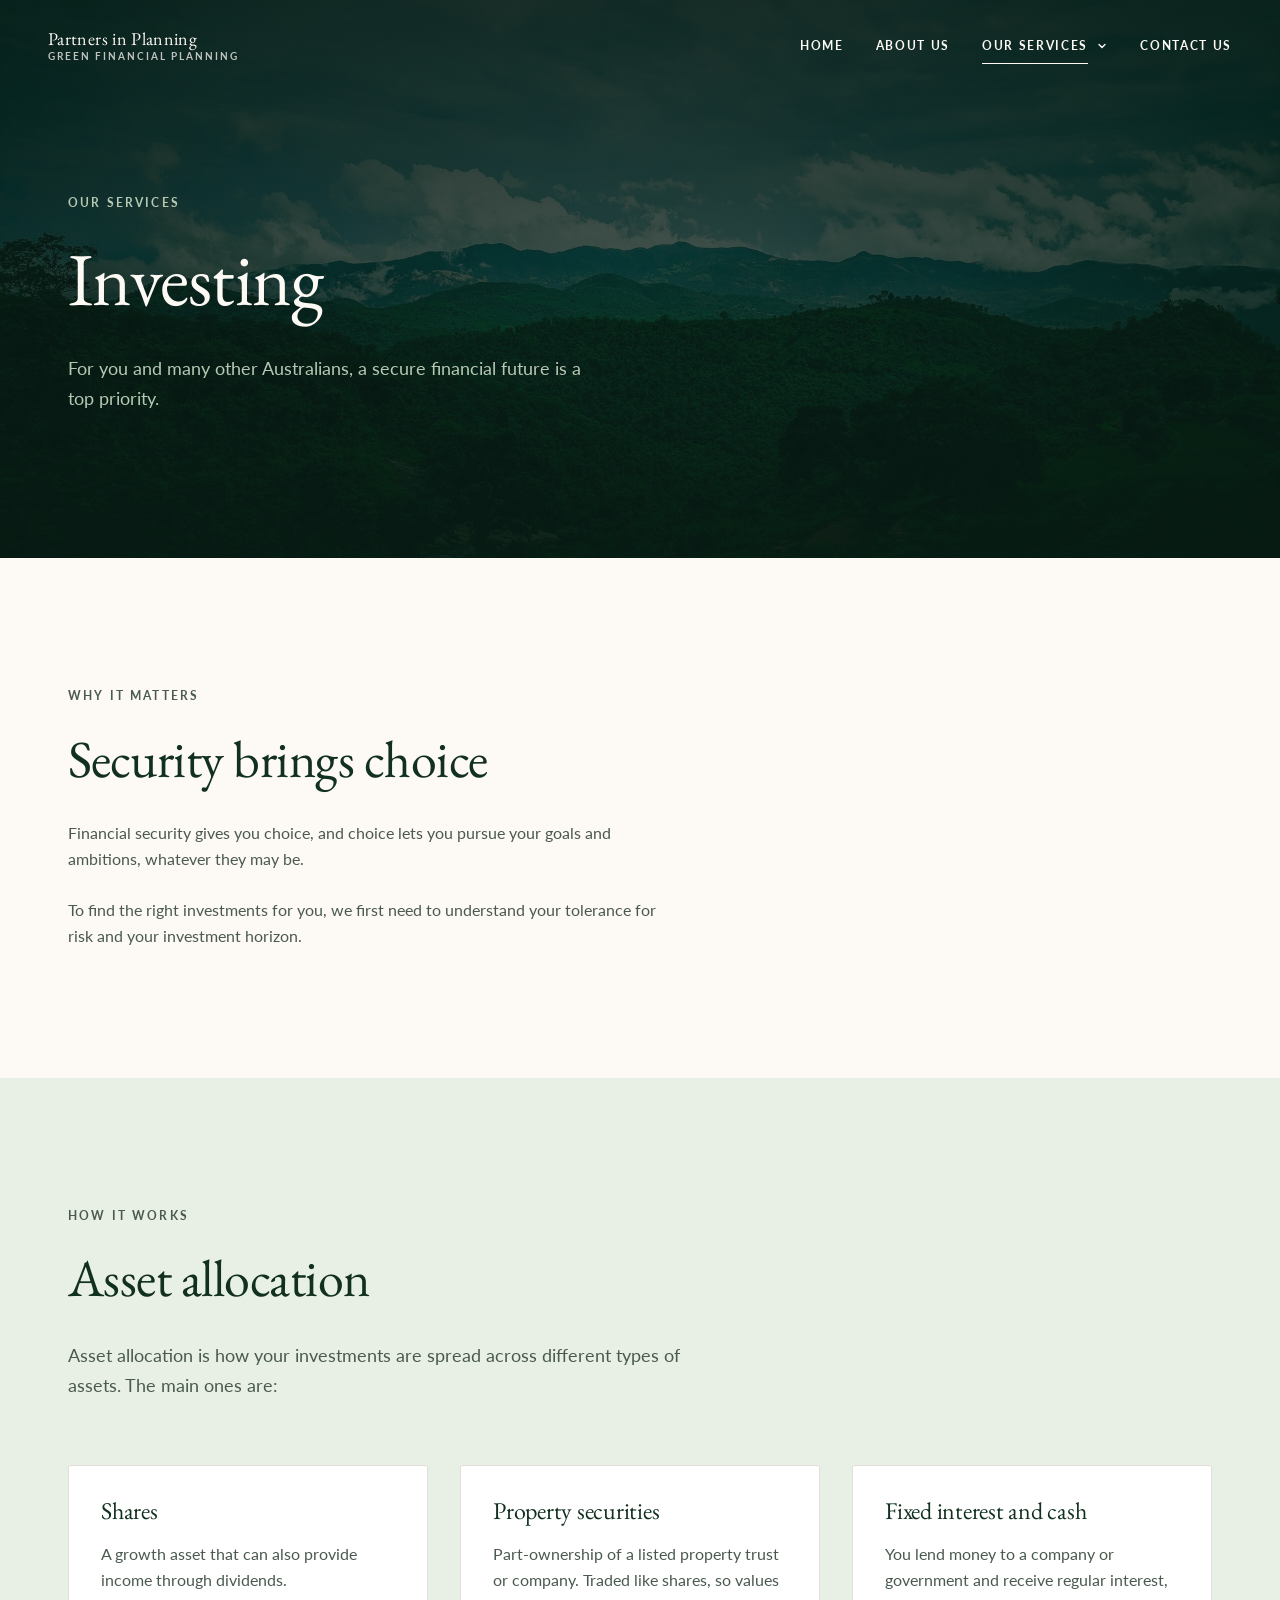
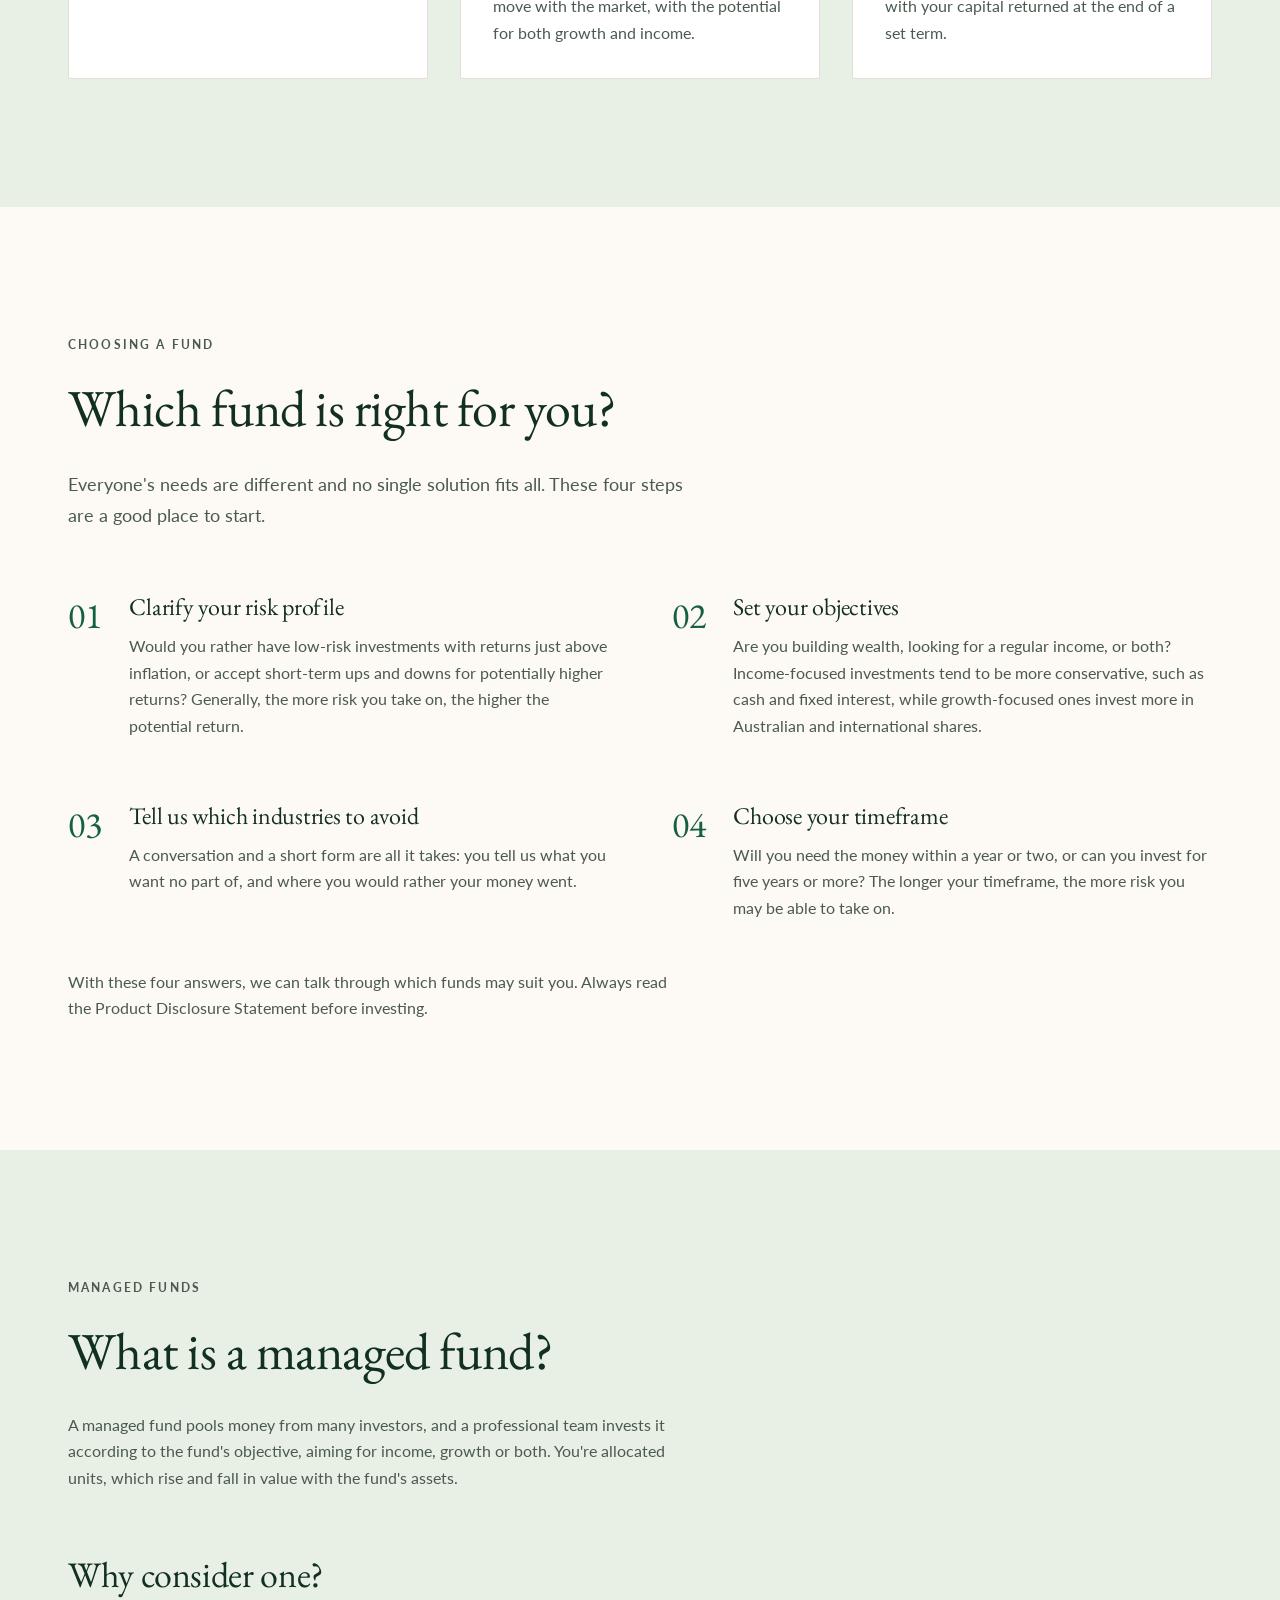
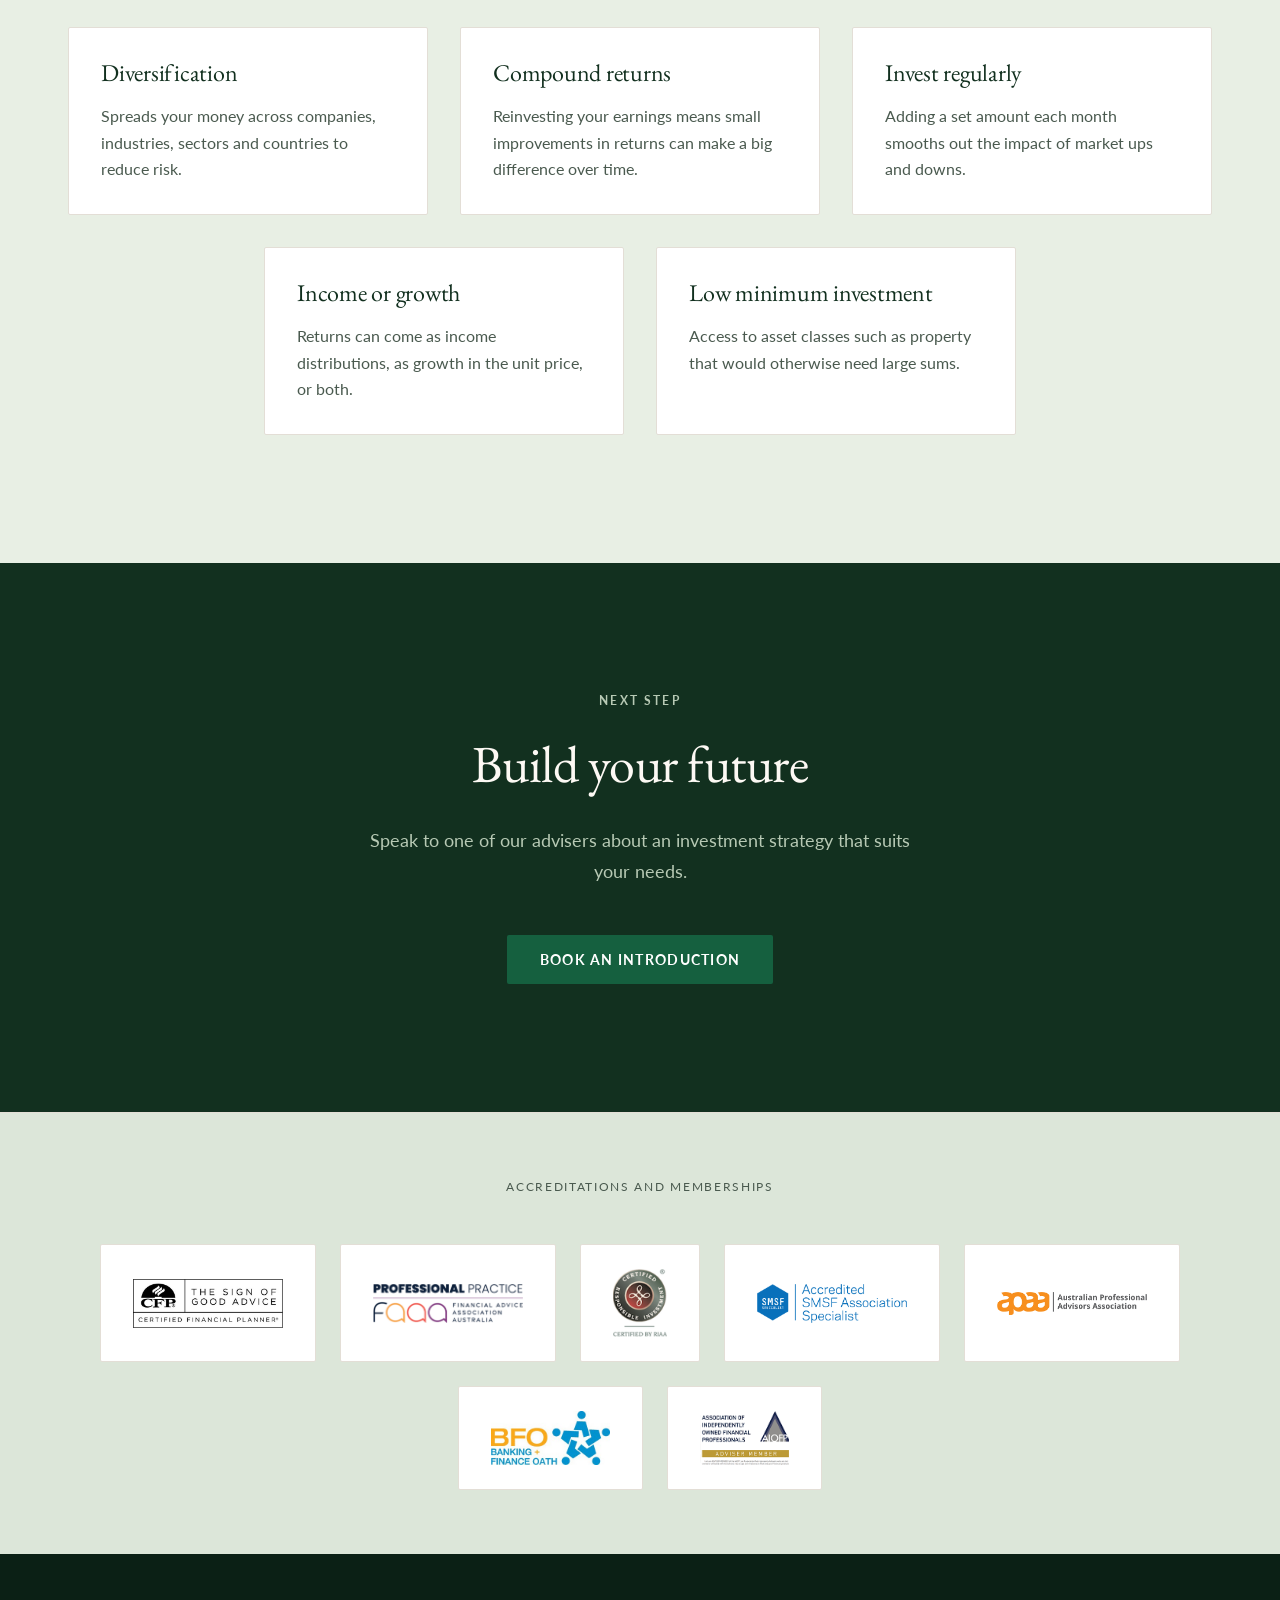
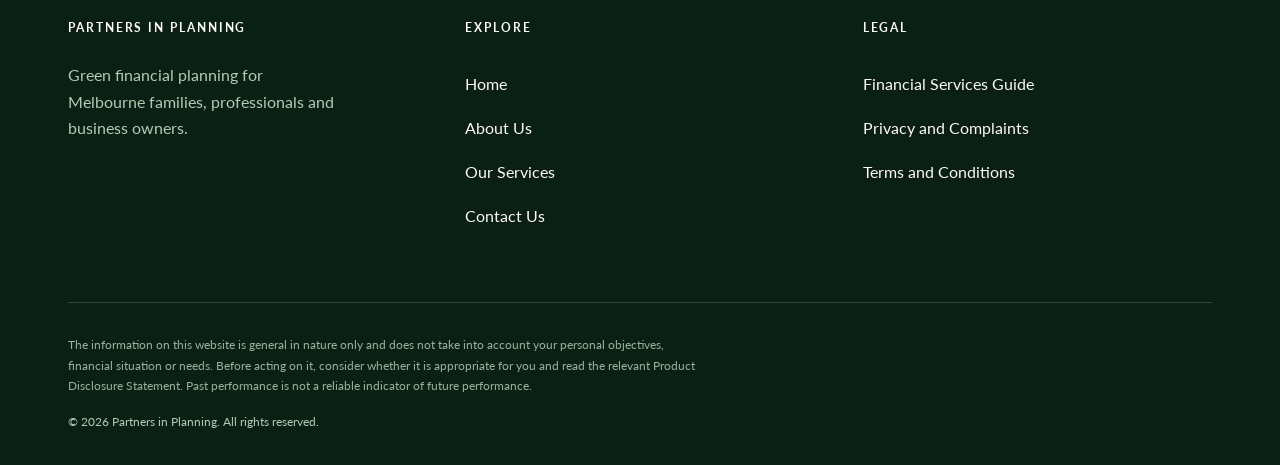
<file: investing.html>
<!DOCTYPE html>
<html lang="en-AU">
<head>
<meta charset="utf-8">
<meta name="viewport" content="width=device-width, initial-scale=1">
<title>Investing | Partners in Planning, Melbourne</title>
<meta name="description" content="Investment advice from Partners in Planning in Melbourne: asset allocation, risk profiles and managed funds.">
<link rel="preconnect" href="https://fonts.googleapis.com">
<link rel="preconnect" href="https://fonts.gstatic.com" crossorigin>
<link href="https://fonts.googleapis.com/css2?family=EB+Garamond:wght@400;500;600&family=Lato:wght@300;400;700&display=swap" rel="stylesheet">
<link rel="stylesheet" href="assets/css/site.css">
<script>
  /* Enable scroll-reveal ONLY when we can actually drive it. Browsers without
     IntersectionObserver, and anyone who prefers reduced motion, never get the
     hidden starting state — so content can never be stranded invisible. */
  if ('IntersectionObserver' in window &&
      !window.matchMedia('(prefers-reduced-motion: reduce)').matches) {
    document.documentElement.classList.add('js');
  }
</script>
</head>
<body>

<a class="skip-link" href="#main">Skip to main content</a>

<header class="header">
  <div class="container header__inner">
    <!-- LOGO SLOT -->
    <a class="brand" href="index.html">
      Partners in Planning
      <span class="brand__sub">Green Financial Planning</span>
    </a>
    <nav class="nav" aria-label="Primary">
      <a class="nav__link" href="index.html">Home</a>
      <a class="nav__link" href="about.html">About Us</a>
      <div class="nav__item" data-subnav>
        <a class="nav__link is-current" href="services.html">Our Services</a>
        <button class="nav__sub-toggle" type="button" aria-expanded="false" aria-controls="services-sub">
          <span class="sr-only">Our Services pages</span>
          <svg width="10" height="10" viewBox="0 0 10 10" fill="none" aria-hidden="true"><path d="M2 3.5l3 3 3-3" stroke="currentColor" stroke-width="1.4" stroke-linecap="round" stroke-linejoin="round"/></svg>
        </button>
        <ul class="nav__sub" id="services-sub">
          <li><a href="services.html">Our Services</a></li>
          <li><a href="investing.html" aria-current="page">Investing</a></li>
          <li><a href="financial-planning.html">Financial Planning</a></li>
          <li><a href="retirement-and-super.html">Retirement and Super</a></li>
        </ul>
      </div>
      <a class="nav__link" href="contact.html">Contact Us</a>
    </nav>
    <button class="nav__toggle" type="button" aria-expanded="false" aria-controls="mobile-nav">
      <span class="sr-only">Menu</span>
      <span class="nav__toggle-bar" aria-hidden="true"></span>
      <span class="nav__toggle-bar" aria-hidden="true"></span>
      <span class="nav__toggle-bar" aria-hidden="true"></span>
    </button>
  </div>
</header>

<nav class="mobile-nav" id="mobile-nav" aria-label="Mobile">
  <a class="mobile-nav__link" href="index.html">Home</a>
  <a class="mobile-nav__link" href="about.html">About Us</a>
  <a class="mobile-nav__link" href="services.html">Our Services</a>
  <a class="mobile-nav__link mobile-nav__link--sub" href="investing.html" aria-current="page">Investing</a>
  <a class="mobile-nav__link mobile-nav__link--sub" href="financial-planning.html">Financial Planning</a>
  <a class="mobile-nav__link mobile-nav__link--sub" href="retirement-and-super.html">Retirement and Super</a>
  <a class="mobile-nav__link" href="contact.html">Contact Us</a>
</nav>

<main id="main">

  <!-- Photograph fills the IMAGE SLOT documented on .hero__scrim-art, so
       the gradient art it replaces is gone rather than stacked underneath.
       The section keeps its forest background as the fallback.

       Decorative: the headline carries the meaning, so alt is empty and
       the image is hidden from screen readers. Not lazy-loaded — it is
       the largest element above the fold on this page.

       .hero__scrim--media-bright, not the standard scrim and not plain
       --media either. This photograph is vivid sunlit green exactly where
       the text sits; under --media the sage lede measured 4.13:1, below AA.
       The -bright stops bring it to 5.09:1. -->
  <section class="hero hero--inner">
    <img class="hero__media" src="assets/img/investing-hero.jpg" alt=""
         width="2400" height="1350" fetchpriority="high" decoding="async" aria-hidden="true">
    <div class="hero__scrim hero__scrim--media-bright" aria-hidden="true"></div>
    <div class="container hero__content">
      <p class="eyebrow hero__eyebrow">Our services</p>
      <h1 class="hero__title">Investing</h1>
      <p class="lede hero__lede">
        For you and many other Australians, a secure financial future is a top priority.
      </p>
    </div>
  </section>

  <!-- ---------------- WHY IT MATTERS ---------------- -->
  <section class="section">
    <div class="container">
      <div class="narrow reveal">
        <p class="eyebrow">Why it matters</p>
        <h2 class="heading">Security brings choice</h2>
        <div class="stack-6 mt-8">
          <p class="body-text">Financial security gives you choice, and choice lets you pursue your goals and ambitions, whatever they may be.</p>
          <p class="body-text">To find the right investments for you, we first need to understand your tolerance for risk and your investment horizon.</p>
        </div>
      </div>
    </div>
  </section>

  <!-- ---------------- ASSET ALLOCATION ---------------- -->
  <section class="section on-tint">
    <div class="container">
      <div class="narrow reveal" style="margin-bottom: var(--space-16);">
        <p class="eyebrow">How it works</p>
        <h2 class="heading">Asset allocation</h2>
        <p class="lede mt-8">Asset allocation is how your investments are spread across different types of assets. The main ones are:</p>
      </div>
      <div class="card-grid card-grid--3up reveal-group">
        <div class="card">
          <h3 class="card__title">Shares</h3>
          <p class="card__body">A growth asset that can also provide income through dividends.</p>
        </div>
        <div class="card">
          <h3 class="card__title">Property securities</h3>
          <p class="card__body">Part-ownership of a listed property trust or company. Traded like shares, so values move with the market, with the potential for both growth and income.</p>
        </div>
        <div class="card">
          <h3 class="card__title">Fixed interest and cash</h3>
          <p class="card__body">You lend money to a company or government and receive regular interest, with your capital returned at the end of a set term.</p>
        </div>
      </div>
    </div>
  </section>

  <!-- ---------------- CHOOSING A FUND ---------------- -->
  <section class="section">
    <div class="container">
      <div class="narrow reveal" style="margin-bottom: var(--space-16);">
        <p class="eyebrow">Choosing a fund</p>
        <h2 class="heading">Which fund is right for you?</h2>
        <p class="lede mt-8">Everyone's needs are different and no single solution fits all. These four steps are a good place to start.</p>
      </div>
      <!-- Plain .steps, not .steps--3: with four steps a three-wide row
           strands the last one on its own. The default is two across, so
           these sit as a 2x2. -->
      <div class="steps reveal-group">
        <div class="step">
          <span class="step__num">01</span>
          <div>
            <h3 class="step__title">Clarify your risk profile</h3>
            <p class="step__body">Would you rather have low-risk investments with returns
              just above inflation, or accept short-term ups and downs for potentially
              higher returns? Generally, the more risk you take on, the higher the
              potential return.</p>
          </div>
        </div>
        <div class="step">
          <span class="step__num">02</span>
          <div>
            <h3 class="step__title">Set your objectives</h3>
            <p class="step__body">Are you building wealth, looking for a regular income, or
              both? Income-focused investments tend to be more conservative, such as cash
              and fixed interest, while growth-focused ones invest more in Australian and
              international shares.</p>
          </div>
        </div>
        <div class="step">
          <span class="step__num">03</span>
          <div>
            <h3 class="step__title">Tell us which industries to avoid</h3>
            <p class="step__body">A conversation and a short form are all it takes:
              you tell us what you want no part of, and where you would rather your money
              went.</p>
          </div>
        </div>
        <div class="step">
          <span class="step__num">04</span>
          <div>
            <h3 class="step__title">Choose your timeframe</h3>
            <p class="step__body">Will you need the money within a year or two, or can you
              invest for five years or more? The longer your timeframe, the more risk you
              may be able to take on.</p>
          </div>
        </div>
      </div>
      <p class="body-text mt-12">With these four answers, we can talk through which funds
        may suit you. Always read the Product Disclosure Statement before investing.</p>
    </div>
  </section>

  <!-- ---------------- MANAGED FUNDS ---------------- -->
  <section class="section on-tint">
    <div class="container">
      <div class="narrow reveal" style="margin-bottom: var(--space-16);">
        <p class="eyebrow">Managed funds</p>
        <h2 class="heading">What is a managed fund?</h2>
        <div class="stack-6 mt-8">
          <p class="body-text">A managed fund pools money from many investors, and a professional team invests it according to the fund's objective, aiming for income, growth or both. You're allocated units, which rise and fall in value with the fund's assets.</p>
        </div>
      </div>
      <h3 class="subheading reveal" style="margin-bottom: var(--space-8);">Why consider one?</h3>
      <!-- Five cards as an inverted pyramid: three up top, two centred
           beneath. See .card-grid--pyramid. -->
      <div class="card-grid card-grid--pyramid reveal-group">
        <div class="card">
          <h3 class="card__title">Diversification</h3>
          <p class="card__body">Spreads your money across companies, industries, sectors and countries to reduce risk.</p>
        </div>
        <div class="card">
          <h3 class="card__title">Compound returns</h3>
          <p class="card__body">Reinvesting your earnings means small improvements in returns can make a big difference over time.</p>
        </div>
        <div class="card">
          <h3 class="card__title">Invest regularly</h3>
          <p class="card__body">Adding a set amount each month smooths out the impact of market ups and downs.</p>
        </div>
        <div class="card">
          <h3 class="card__title">Income or growth</h3>
          <p class="card__body">Returns can come as income distributions, as growth in the unit price, or both.</p>
        </div>
        <div class="card">
          <h3 class="card__title">Low minimum investment</h3>
          <p class="card__body">Access to asset classes such as property that would otherwise need large sums.</p>
        </div>
      </div>
    </div>
  </section>

  <!-- ---------------- CTA ---------------- -->
  <section class="section on-dark">
    <div class="container narrow text-center reveal">
      <p class="eyebrow">Next step</p>
      <h2 class="heading">Build your future</h2>
      <p class="lede mt-8" style="margin-inline:auto;">
        Speak to one of our advisers about an investment strategy that suits your needs.
      </p>
      <div class="mt-12">
        <a class="btn btn--primary" href="contact.html">Book an introduction</a>
      </div>
    </div>
  </section>

</main>

<!-- ---------------- ACCREDITATIONS ----------------
     Sits between the page content and the dark footer. White surface,
     because each mark ships with a baked-in white background and no
     transparency. Marks are the property of their respective bodies.

     A list, not loose <img> tags: this is a set of related items, so a
     screen reader should announce it as "list of 7". Each alt names the
     accreditation in words, since the mark itself carries the meaning. -->
<section class="certs" aria-labelledby="certs-label">
  <div class="container">
    <p class="certs__label" id="certs-label">Accreditations and memberships</p>
    <ul class="certs__grid">
      <li><img src="assets/logo/cert-cfp.jpg" alt="Certified Financial Planner" width="504" height="167" loading="lazy" decoding="async"></li>
      <li><img src="assets/logo/cert-faaa.png" alt="Financial Advice Association Australia Professional Practice" width="615" height="161" loading="lazy" decoding="async"></li>
      <li><img class="certs__mark--tall" src="assets/logo/cert-riaa.png" alt="Certified by the Responsible Investment Association Australasia" width="138" height="177" loading="lazy" decoding="async"></li>
      <li><img src="assets/logo/cert-smsf.png" alt="Accredited SMSF Association Specialist" width="910" height="234" loading="lazy" decoding="async"></li>
      <li><img src="assets/logo/cert-apaa.png" alt="Australian Professional Advisors Association" width="509" height="80" loading="lazy" decoding="async"></li>
      <li><img src="assets/logo/cert-bfo.jpg" alt="Banking and Finance Oath signatory" width="312" height="142" loading="lazy" decoding="async"></li>
      <li><img src="assets/logo/cert-aiofp.png" alt="Association of Independently Owned Financial Professionals adviser member" width="225" height="137" loading="lazy" decoding="async"></li>
    </ul>
  </div>
</section>

<footer class="footer">
  <div class="container">
    <div class="footer__grid">
      <div>
        <p class="footer__title">Partners in Planning</p>
        <p style="max-width:32ch;">
          Green financial planning for Melbourne families, professionals and
          business owners.
        </p>
      </div>
      <div>
        <p class="footer__title">Explore</p>
        <ul class="footer__list">
          <li><a href="index.html">Home</a></li>
          <li><a href="about.html">About Us</a></li>
          <li><a href="services.html">Our Services</a></li>
          <li><a href="contact.html">Contact Us</a></li>
        </ul>
      </div>
      <div>
        <p class="footer__title">Legal</p>
        <ul class="footer__list">
          <!-- These three live on the practice's existing site, so they are
               external links: new tab, with rel="noopener". -->
          <li><a href="https://www.apartnerinplanning.com.au/financial-services-guide/" target="_blank" rel="noopener">Financial Services Guide</a></li>
          <li><a href="https://www.apartnerinplanning.com.au/complaintsprivacy-policy/" target="_blank" rel="noopener">Privacy and Complaints</a></li>
          <li><a href="https://www.apartnerinplanning.com.au/terms-and-conditions/" target="_blank" rel="noopener">Terms and Conditions</a></li>
        </ul>
      </div>
    </div>
    <div class="footer__legal">
      <p class="footer__disclaimer">
        The information on this website is general in nature only and does not take
        into account your personal objectives, financial situation or needs. Before
        acting on it, consider whether it is appropriate for you and read the relevant
        Product Disclosure Statement. Past performance is not a reliable indicator of
        future performance.
      </p>
      <p>&copy; <span id="year">2026</span> Partners in Planning. All rights reserved.</p>
    </div>
  </div>
</footer>

<script src="assets/js/site.js"></script>
<script>document.getElementById('year').textContent = new Date().getFullYear();</script>
</body>
</html>
</file>
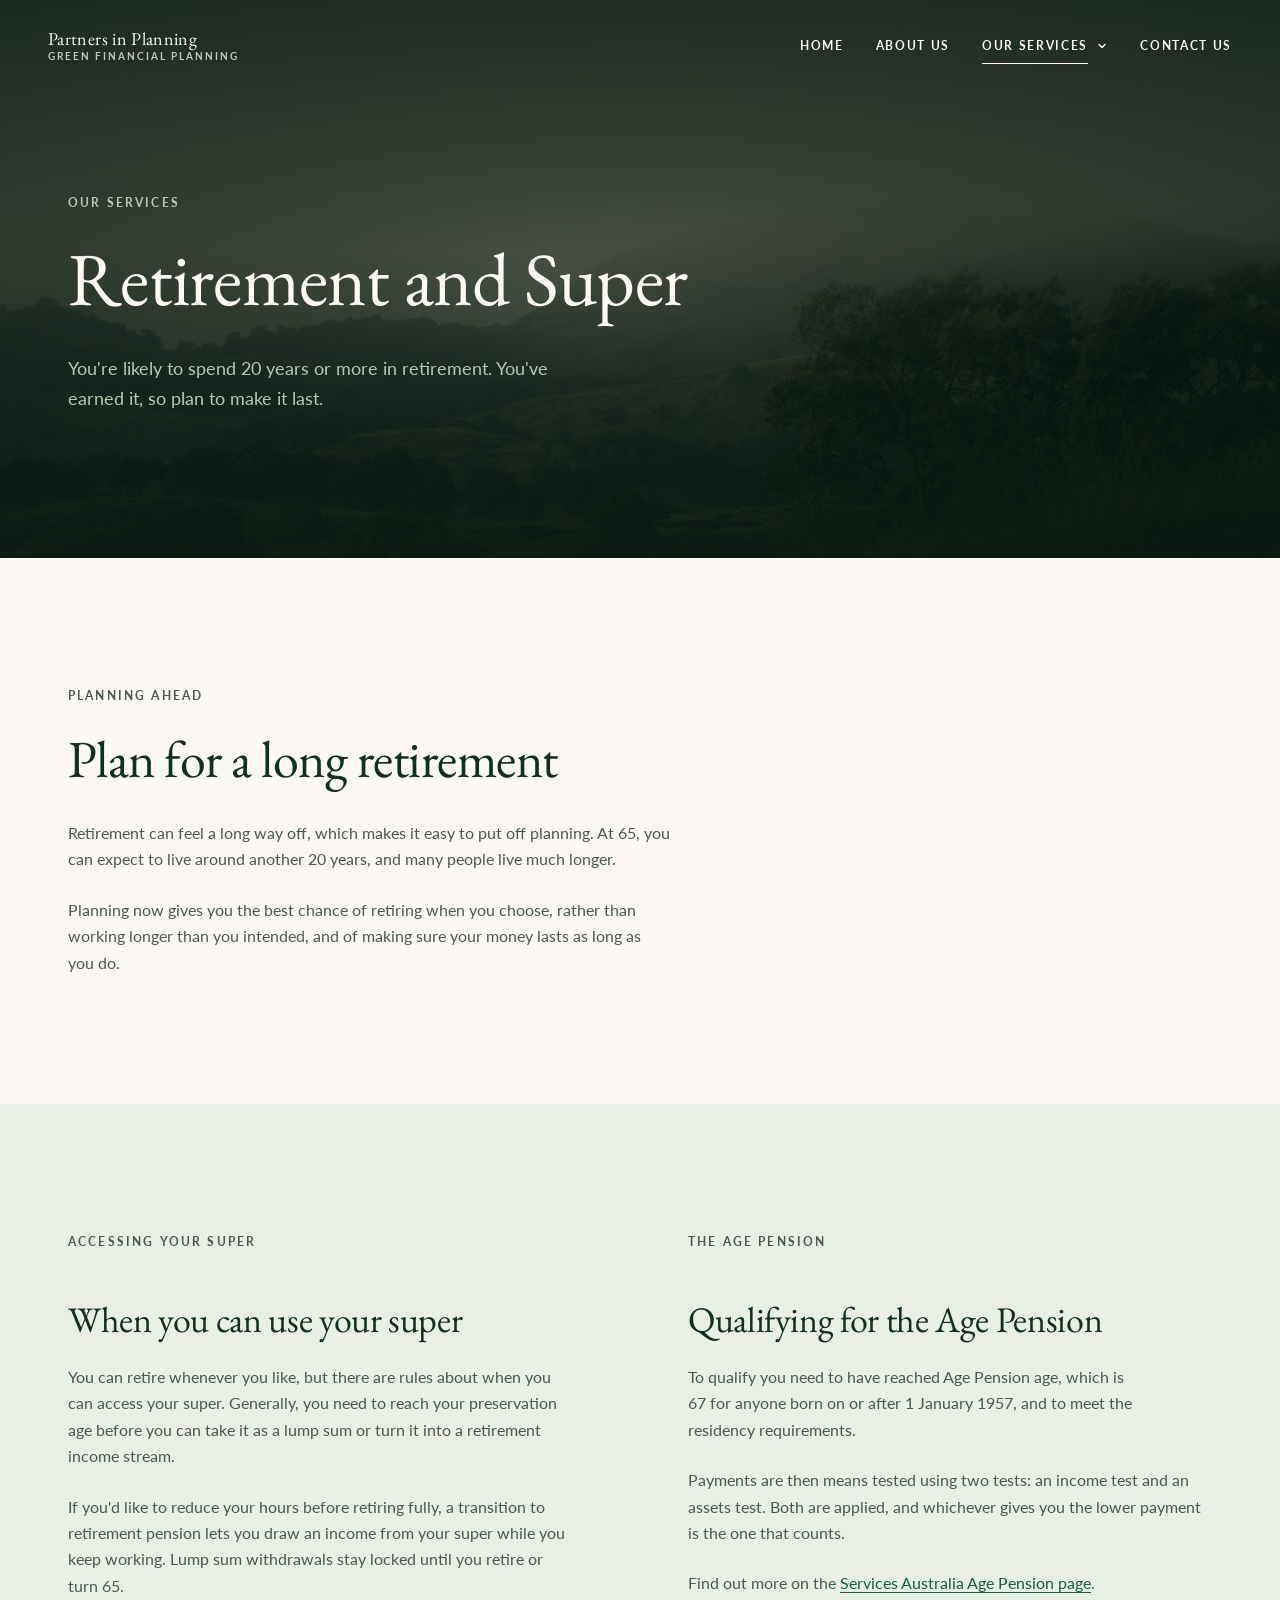
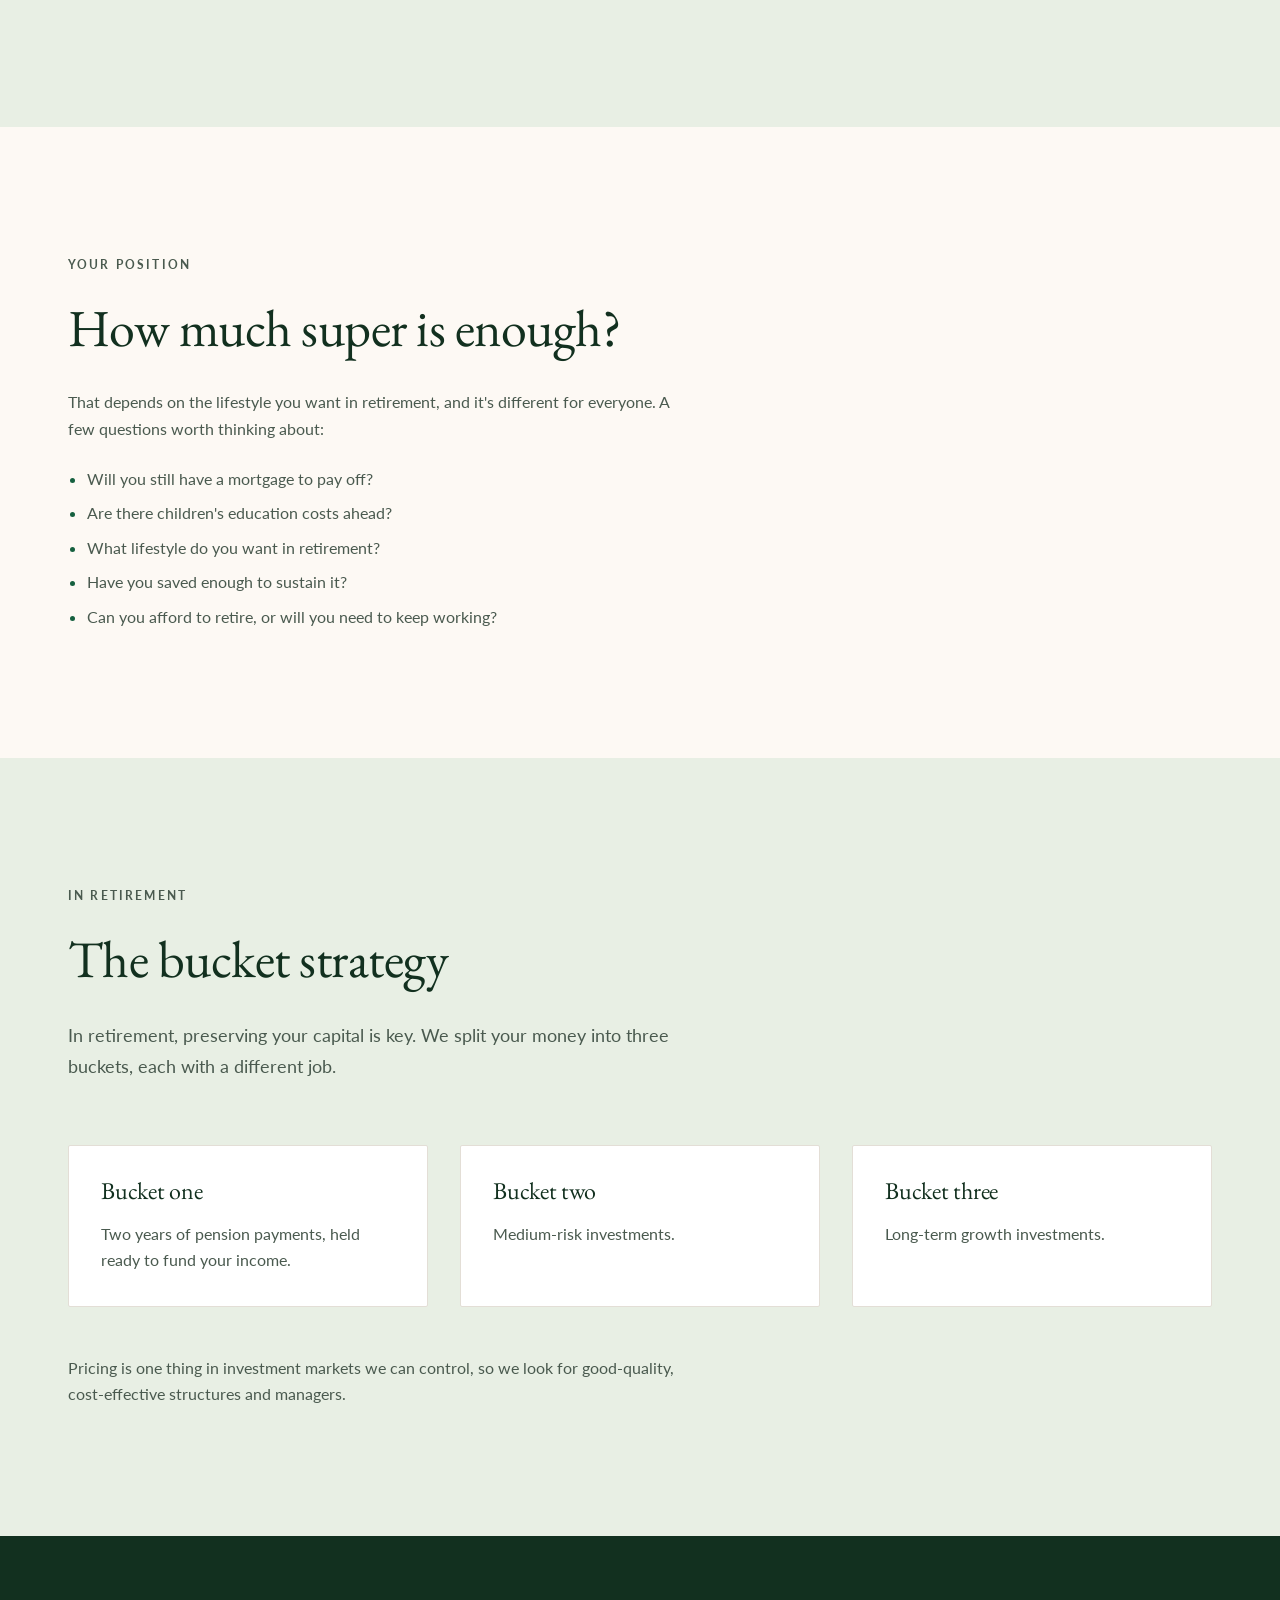
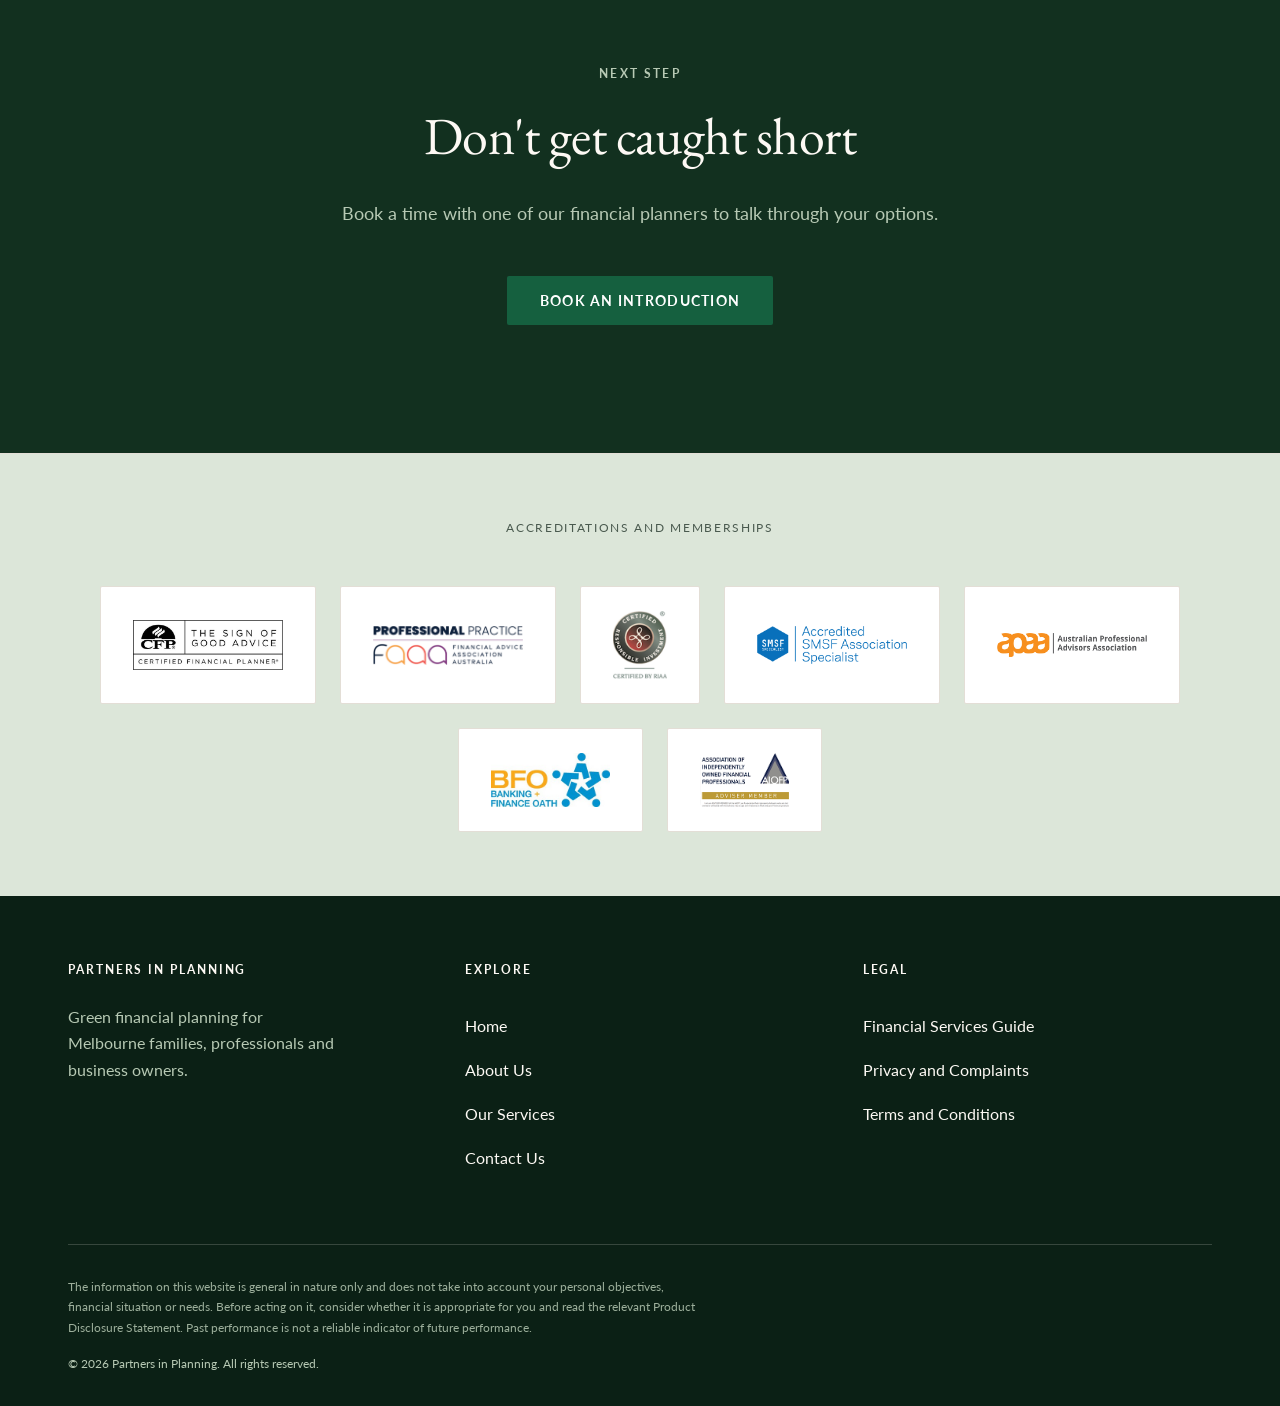
<file: retirement-and-super.html>
<!DOCTYPE html>
<html lang="en-AU">
<head>
<meta charset="utf-8">
<meta name="viewport" content="width=device-width, initial-scale=1">
<title>Retirement and Super | Partners in Planning, Melbourne</title>
<meta name="description" content="Retirement and superannuation advice from Partners in Planning in Melbourne: accessing your super, the Age Pension and the bucket strategy.">
<link rel="preconnect" href="https://fonts.googleapis.com">
<link rel="preconnect" href="https://fonts.gstatic.com" crossorigin>
<link href="https://fonts.googleapis.com/css2?family=EB+Garamond:wght@400;500;600&family=Lato:wght@300;400;700&display=swap" rel="stylesheet">
<link rel="stylesheet" href="assets/css/site.css">
<script>
  /* Enable scroll-reveal ONLY when we can actually drive it. Browsers without
     IntersectionObserver, and anyone who prefers reduced motion, never get the
     hidden starting state — so content can never be stranded invisible. */
  if ('IntersectionObserver' in window &&
      !window.matchMedia('(prefers-reduced-motion: reduce)').matches) {
    document.documentElement.classList.add('js');
  }
</script>
</head>
<body>

<a class="skip-link" href="#main">Skip to main content</a>

<header class="header">
  <div class="container header__inner">
    <!-- LOGO SLOT -->
    <a class="brand" href="index.html">
      Partners in Planning
      <span class="brand__sub">Green Financial Planning</span>
    </a>
    <nav class="nav" aria-label="Primary">
      <a class="nav__link" href="index.html">Home</a>
      <a class="nav__link" href="about.html">About Us</a>
      <div class="nav__item" data-subnav>
        <a class="nav__link is-current" href="services.html">Our Services</a>
        <button class="nav__sub-toggle" type="button" aria-expanded="false" aria-controls="services-sub">
          <span class="sr-only">Our Services pages</span>
          <svg width="10" height="10" viewBox="0 0 10 10" fill="none" aria-hidden="true"><path d="M2 3.5l3 3 3-3" stroke="currentColor" stroke-width="1.4" stroke-linecap="round" stroke-linejoin="round"/></svg>
        </button>
        <ul class="nav__sub" id="services-sub">
          <li><a href="services.html">Our Services</a></li>
          <li><a href="investing.html">Investing</a></li>
          <li><a href="financial-planning.html">Financial Planning</a></li>
          <li><a href="retirement-and-super.html" aria-current="page">Retirement and Super</a></li>
        </ul>
      </div>
      <a class="nav__link" href="contact.html">Contact Us</a>
    </nav>
    <button class="nav__toggle" type="button" aria-expanded="false" aria-controls="mobile-nav">
      <span class="sr-only">Menu</span>
      <span class="nav__toggle-bar" aria-hidden="true"></span>
      <span class="nav__toggle-bar" aria-hidden="true"></span>
      <span class="nav__toggle-bar" aria-hidden="true"></span>
    </button>
  </div>
</header>

<nav class="mobile-nav" id="mobile-nav" aria-label="Mobile">
  <a class="mobile-nav__link" href="index.html">Home</a>
  <a class="mobile-nav__link" href="about.html">About Us</a>
  <a class="mobile-nav__link" href="services.html">Our Services</a>
  <a class="mobile-nav__link mobile-nav__link--sub" href="investing.html">Investing</a>
  <a class="mobile-nav__link mobile-nav__link--sub" href="financial-planning.html">Financial Planning</a>
  <a class="mobile-nav__link mobile-nav__link--sub" href="retirement-and-super.html" aria-current="page">Retirement and Super</a>
  <a class="mobile-nav__link" href="contact.html">Contact Us</a>
</nav>

<main id="main">

  <!-- Photograph fills the IMAGE SLOT documented on .hero__scrim-art, so
       the gradient art it replaces is gone rather than stacked underneath.
       The section keeps its forest background as the fallback.

       Decorative: the headline carries the meaning, so alt is empty and
       the image is hidden from screen readers. Not lazy-loaded — it is
       the largest element above the fold on this page.

       .hero__scrim--media, not the standard scrim: that one eases to 0.15
       through its middle, which was tuned for the dark gradient art rather
       than a lit photograph. -->
  <section class="hero hero--inner">
    <img class="hero__media" src="assets/img/retirement-hero.jpg" alt=""
         width="2400" height="1350" fetchpriority="high" decoding="async" aria-hidden="true">
    <div class="hero__scrim hero__scrim--media" aria-hidden="true"></div>
    <div class="container hero__content">
      <p class="eyebrow hero__eyebrow">Our services</p>
      <h1 class="hero__title">Retirement and Super</h1>
      <p class="lede hero__lede">
        You're likely to spend 20 years or more in retirement. You've earned it, so plan to make it last.
      </p>
    </div>
  </section>

  <!-- ---------------- PLAN AHEAD ---------------- -->
  <section class="section">
    <div class="container">
      <div class="narrow reveal">
        <p class="eyebrow">Planning ahead</p>
        <h2 class="heading">Plan for a long retirement</h2>
        <div class="stack-6 mt-8">
          <p class="body-text">Retirement can feel a long way off, which makes it easy to put off planning. At 65, you can expect to live around another 20 years, and many people live much longer.</p>
          <p class="body-text">Planning now gives you the best chance of retiring when you choose, rather than working longer than you intended, and of making sure your money lasts as long as you do.</p>
        </div>
      </div>
    </div>
  </section>

  <!-- ---------------- SUPER + AGE PENSION ---------------- -->
  <section class="section on-tint">
    <div class="container">
      <div class="split reveal" style="align-items:start;">
        <div class="stack-6">
          <p class="eyebrow">Accessing your super</p>
          <h2 class="subheading">When you can use your super</h2>
          <p class="body-text">You can retire whenever you like, but there are rules about
            when you can access your super. Generally, you need to reach your preservation
            age before you can take it as a lump sum or turn it into a retirement income
            stream.</p>
          <p class="body-text">If you'd like to reduce your hours before retiring fully, a
            transition to retirement pension lets you draw an income from your super while
            you keep working. Lump sum withdrawals stay locked until you retire or turn 65.</p>
        </div>
        <div class="stack-6">
          <p class="eyebrow">The Age Pension</p>
          <h2 class="subheading">Qualifying for the Age Pension</h2>
          <p class="body-text">To qualify you need to have reached Age Pension age, which
            is 67 for anyone born on or after 1 January 1957, and to meet the residency
            requirements.</p>
          <p class="body-text">Payments are then means tested using two tests: an income
            test and an assets test. Both are applied, and whichever gives you the lower
            payment is the one that counts.</p>
          <!-- External government source, so new tab with rel="noopener". The
               link text names the destination rather than saying "here", so it
               still makes sense to a screen reader reading links out of
               context. -->
          <p class="body-text">Find out more on the
            <a href="https://www.servicesaustralia.gov.au/age-pension"
               target="_blank" rel="noopener">Services Australia Age Pension page</a>.</p>
        </div>
      </div>
    </div>
  </section>

  <!-- ---------------- HOW MUCH IS ENOUGH ---------------- -->
  <section class="section">
    <div class="container">
      <div class="narrow reveal">
        <p class="eyebrow">Your position</p>
        <h2 class="heading">How much super is enough?</h2>
        <div class="stack-6 mt-8">
          <p class="body-text">That depends on the lifestyle you want in retirement, and it's different for everyone. A few questions worth thinking about:</p>
          <ul class="list">
            <li>Will you still have a mortgage to pay off?</li>
            <li>Are there children's education costs ahead?</li>
            <li>What lifestyle do you want in retirement?</li>
            <li>Have you saved enough to sustain it?</li>
            <li>Can you afford to retire, or will you need to keep working?</li>
          </ul>
        </div>
      </div>
    </div>
  </section>

  <!-- ---------------- BUCKET STRATEGY ---------------- -->
  <section class="section on-tint">
    <div class="container">
      <div class="narrow reveal" style="margin-bottom: var(--space-16);">
        <p class="eyebrow">In retirement</p>
        <h2 class="heading">The bucket strategy</h2>
        <p class="lede mt-8">In retirement, preserving your capital is key. We split your money into three buckets, each with a different job.</p>
      </div>
      <div class="card-grid card-grid--3up reveal-group">
        <div class="card">
          <h3 class="card__title">Bucket one</h3>
          <p class="card__body">Two years of pension payments, held ready to fund your income.</p>
        </div>
        <div class="card">
          <h3 class="card__title">Bucket two</h3>
          <p class="card__body">Medium-risk investments.</p>
        </div>
        <div class="card">
          <h3 class="card__title">Bucket three</h3>
          <p class="card__body">Long-term growth investments.</p>
        </div>
      </div>
      <p class="body-text mt-12">Pricing is one thing in investment markets we can control,
        so we look for good-quality, cost-effective structures and managers.</p>
    </div>
  </section>

  <!-- ---------------- CTA ---------------- -->
  <section class="section on-dark">
    <div class="container narrow text-center reveal">
      <p class="eyebrow">Next step</p>
      <h2 class="heading">Don't get caught short</h2>
      <p class="lede mt-8" style="margin-inline:auto;">
        Book a time with one of our financial planners to talk through your options.
      </p>
      <div class="mt-12">
        <a class="btn btn--primary" href="contact.html">Book an introduction</a>
      </div>
    </div>
  </section>

</main>

<!-- ---------------- ACCREDITATIONS ----------------
     Sits between the page content and the dark footer. White surface,
     because each mark ships with a baked-in white background and no
     transparency. Marks are the property of their respective bodies.

     A list, not loose <img> tags: this is a set of related items, so a
     screen reader should announce it as "list of 7". Each alt names the
     accreditation in words, since the mark itself carries the meaning. -->
<section class="certs" aria-labelledby="certs-label">
  <div class="container">
    <p class="certs__label" id="certs-label">Accreditations and memberships</p>
    <ul class="certs__grid">
      <li><img src="assets/logo/cert-cfp.jpg" alt="Certified Financial Planner" width="504" height="167" loading="lazy" decoding="async"></li>
      <li><img src="assets/logo/cert-faaa.png" alt="Financial Advice Association Australia Professional Practice" width="615" height="161" loading="lazy" decoding="async"></li>
      <li><img class="certs__mark--tall" src="assets/logo/cert-riaa.png" alt="Certified by the Responsible Investment Association Australasia" width="138" height="177" loading="lazy" decoding="async"></li>
      <li><img src="assets/logo/cert-smsf.png" alt="Accredited SMSF Association Specialist" width="910" height="234" loading="lazy" decoding="async"></li>
      <li><img src="assets/logo/cert-apaa.png" alt="Australian Professional Advisors Association" width="509" height="80" loading="lazy" decoding="async"></li>
      <li><img src="assets/logo/cert-bfo.jpg" alt="Banking and Finance Oath signatory" width="312" height="142" loading="lazy" decoding="async"></li>
      <li><img src="assets/logo/cert-aiofp.png" alt="Association of Independently Owned Financial Professionals adviser member" width="225" height="137" loading="lazy" decoding="async"></li>
    </ul>
  </div>
</section>

<footer class="footer">
  <div class="container">
    <div class="footer__grid">
      <div>
        <p class="footer__title">Partners in Planning</p>
        <p style="max-width:32ch;">
          Green financial planning for Melbourne families, professionals and
          business owners.
        </p>
      </div>
      <div>
        <p class="footer__title">Explore</p>
        <ul class="footer__list">
          <li><a href="index.html">Home</a></li>
          <li><a href="about.html">About Us</a></li>
          <li><a href="services.html">Our Services</a></li>
          <li><a href="contact.html">Contact Us</a></li>
        </ul>
      </div>
      <div>
        <p class="footer__title">Legal</p>
        <ul class="footer__list">
          <!-- These three live on the practice's existing site, so they are
               external links: new tab, with rel="noopener". -->
          <li><a href="https://www.apartnerinplanning.com.au/financial-services-guide/" target="_blank" rel="noopener">Financial Services Guide</a></li>
          <li><a href="https://www.apartnerinplanning.com.au/complaintsprivacy-policy/" target="_blank" rel="noopener">Privacy and Complaints</a></li>
          <li><a href="https://www.apartnerinplanning.com.au/terms-and-conditions/" target="_blank" rel="noopener">Terms and Conditions</a></li>
        </ul>
      </div>
    </div>
    <div class="footer__legal">
      <p class="footer__disclaimer">
        The information on this website is general in nature only and does not take
        into account your personal objectives, financial situation or needs. Before
        acting on it, consider whether it is appropriate for you and read the relevant
        Product Disclosure Statement. Past performance is not a reliable indicator of
        future performance.
      </p>
      <p>&copy; <span id="year">2026</span> Partners in Planning. All rights reserved.</p>
    </div>
  </div>
</footer>

<script src="assets/js/site.js"></script>
<script>document.getElementById('year').textContent = new Date().getFullYear();</script>
</body>
</html>
</file>
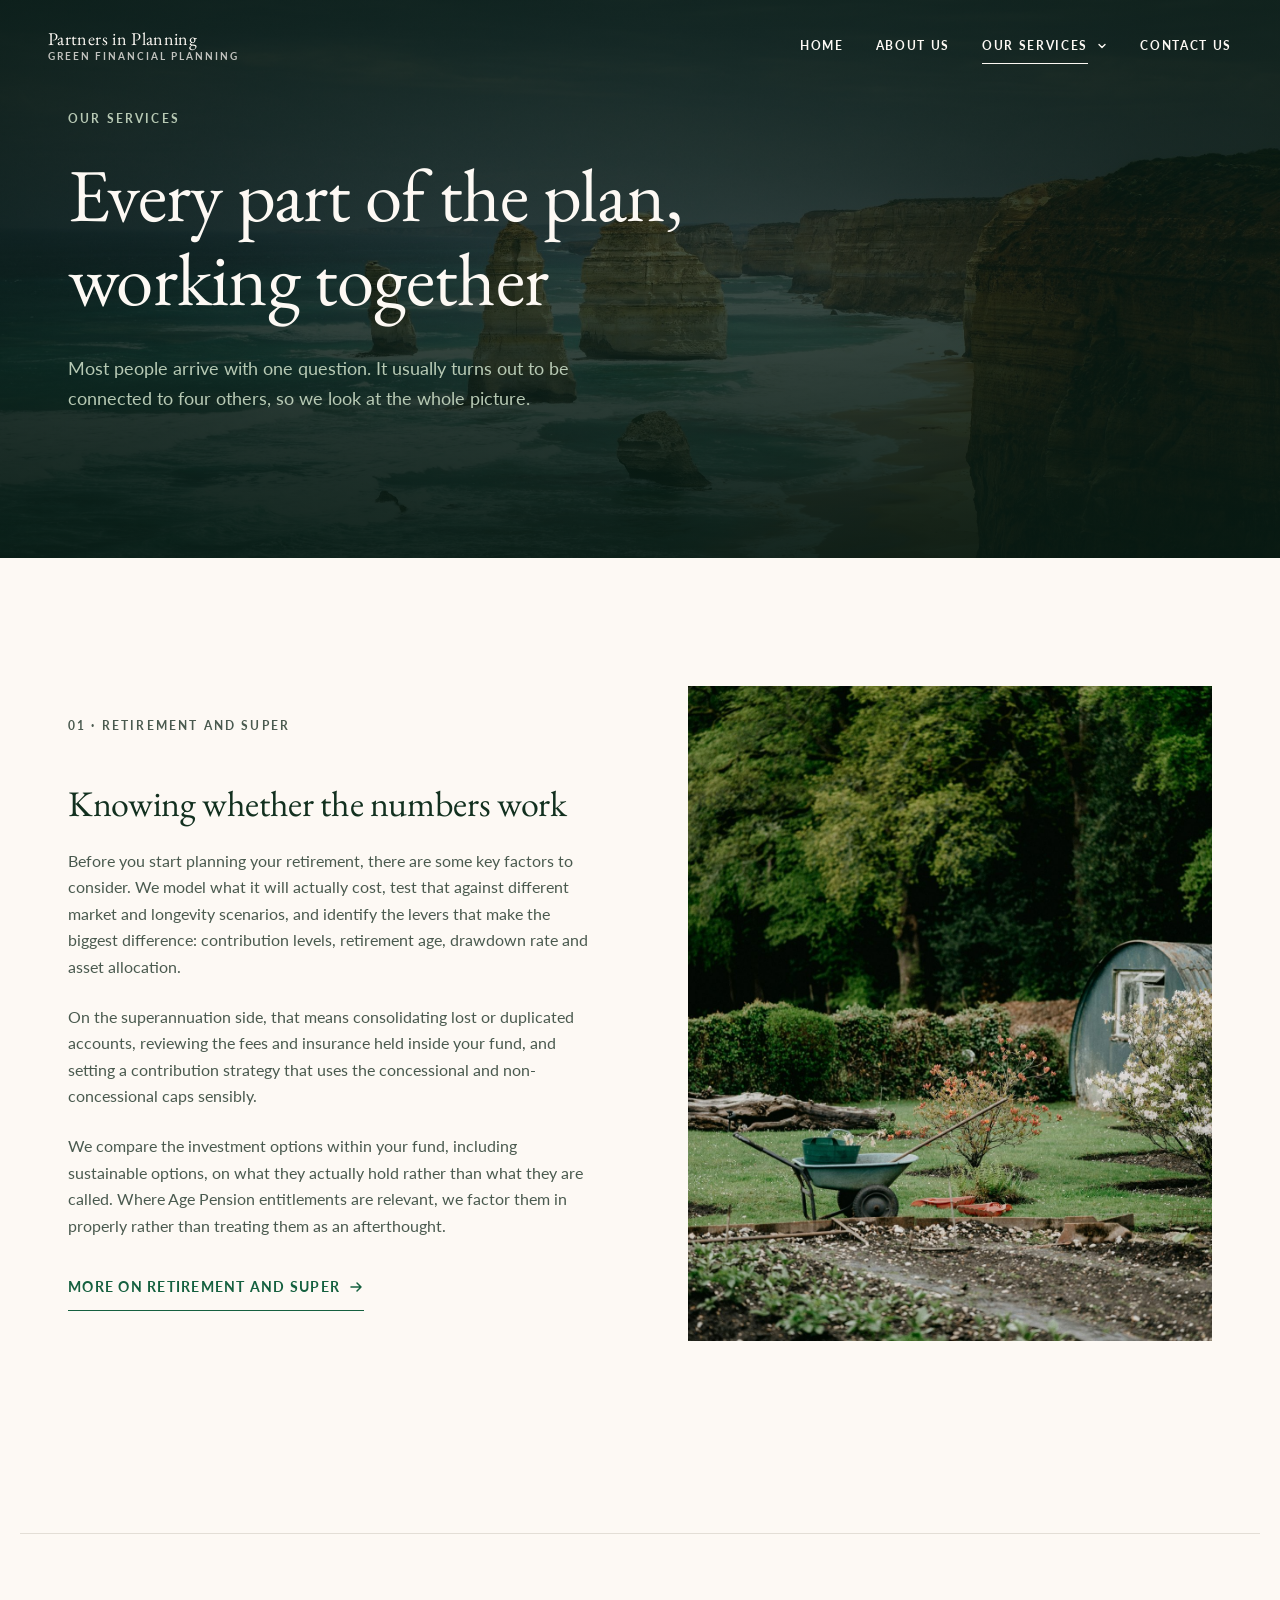
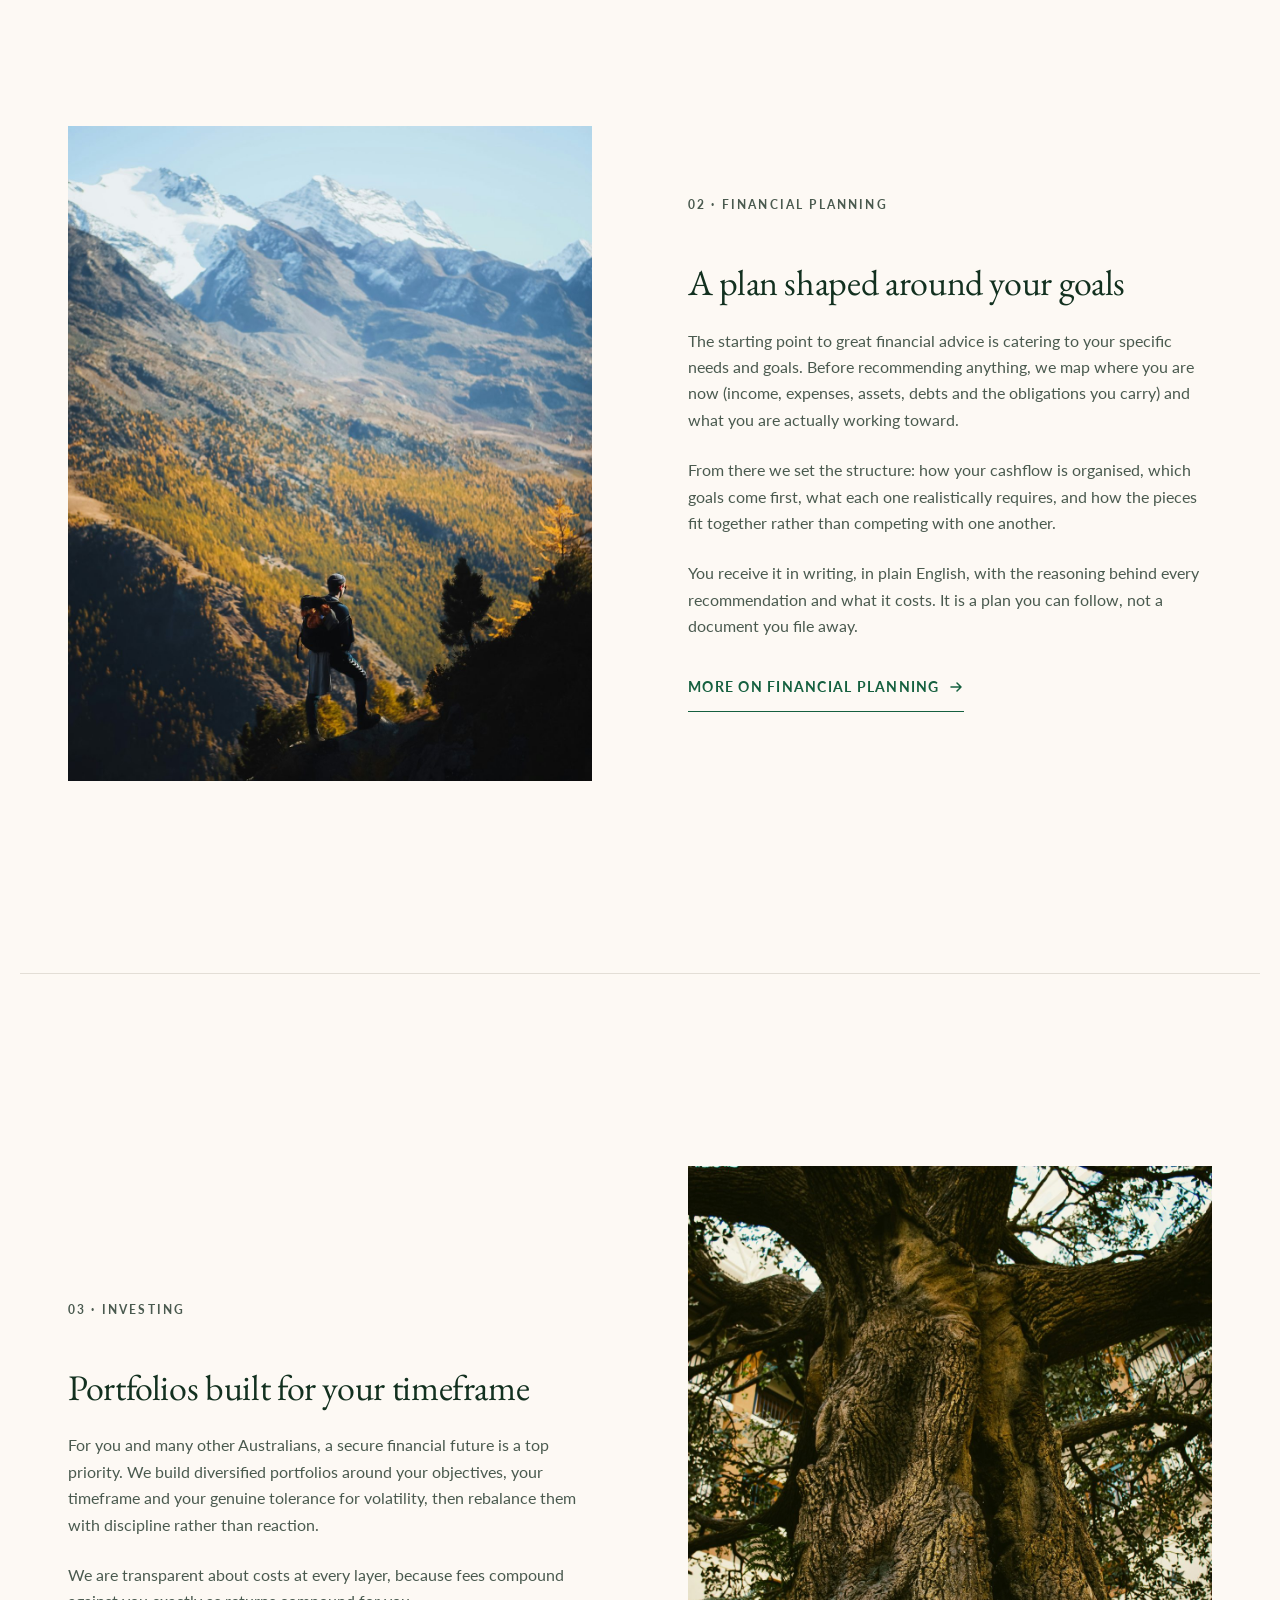
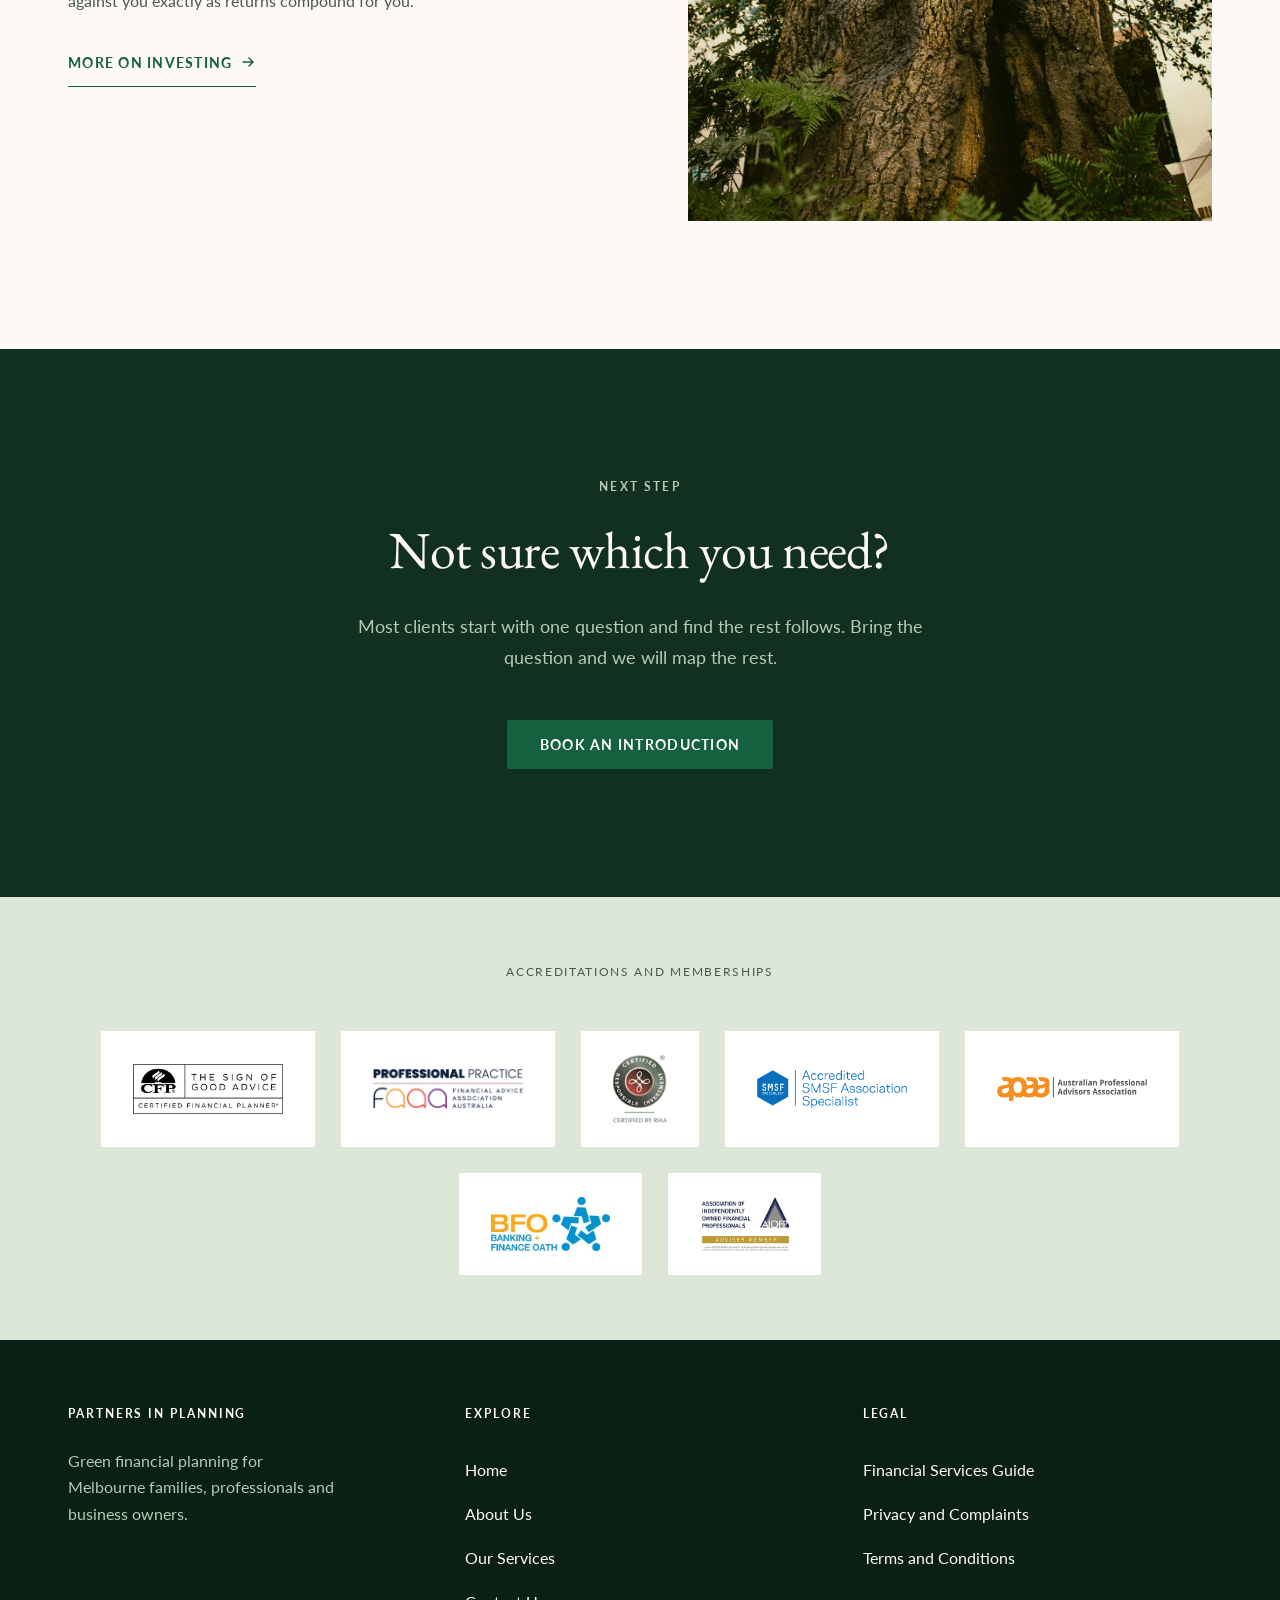
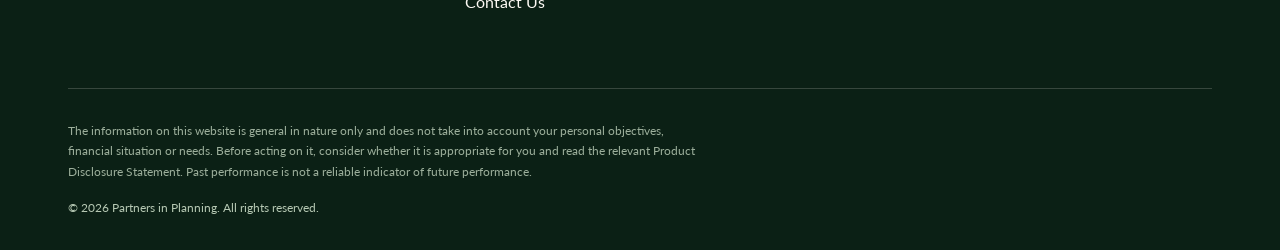
<file: services.html>
<!DOCTYPE html>
<html lang="en-AU">
<head>
<meta charset="utf-8">
<meta name="viewport" content="width=device-width, initial-scale=1">
<title>Our Services | Partners in Planning, Melbourne</title>
<meta name="description" content="Retirement and super, financial planning, investing and sustainable portfolio screening from a Melbourne financial planning practice.">
<link rel="preconnect" href="https://fonts.googleapis.com">
<link rel="preconnect" href="https://fonts.gstatic.com" crossorigin>
<link href="https://fonts.googleapis.com/css2?family=EB+Garamond:wght@400;500;600&family=Lato:wght@300;400;700&display=swap" rel="stylesheet">
<link rel="stylesheet" href="assets/css/site.css">
<script>
  /* Enable scroll-reveal ONLY when we can actually drive it. Browsers without
     IntersectionObserver, and anyone who prefers reduced motion, never get the
     hidden starting state — so content can never be stranded invisible. */
  if ('IntersectionObserver' in window &&
      !window.matchMedia('(prefers-reduced-motion: reduce)').matches) {
    document.documentElement.classList.add('js');
  }
</script>
</head>
<body>

<a class="skip-link" href="#main">Skip to main content</a>

<header class="header">
  <div class="container header__inner">
    <!-- LOGO SLOT -->
    <a class="brand" href="index.html">
      Partners in Planning
      <span class="brand__sub">Green Financial Planning</span>
    </a>
    <nav class="nav" aria-label="Primary">
      <a class="nav__link" href="index.html">Home</a>
      <a class="nav__link" href="about.html">About Us</a>
      <div class="nav__item" data-subnav>
        <a class="nav__link is-current" href="services.html">Our Services</a>
        <button class="nav__sub-toggle" type="button" aria-expanded="false" aria-controls="services-sub">
          <span class="sr-only">Our Services pages</span>
          <svg width="10" height="10" viewBox="0 0 10 10" fill="none" aria-hidden="true"><path d="M2 3.5l3 3 3-3" stroke="currentColor" stroke-width="1.4" stroke-linecap="round" stroke-linejoin="round"/></svg>
        </button>
        <ul class="nav__sub" id="services-sub">
          <li><a href="services.html" aria-current="page">Our Services</a></li>
          <li><a href="investing.html">Investing</a></li>
          <li><a href="financial-planning.html">Financial Planning</a></li>
          <li><a href="retirement-and-super.html">Retirement and Super</a></li>
        </ul>
      </div>
      <a class="nav__link" href="contact.html">Contact Us</a>
    </nav>
    <button class="nav__toggle" type="button" aria-expanded="false" aria-controls="mobile-nav">
      <span class="sr-only">Menu</span>
      <span class="nav__toggle-bar" aria-hidden="true"></span>
      <span class="nav__toggle-bar" aria-hidden="true"></span>
      <span class="nav__toggle-bar" aria-hidden="true"></span>
    </button>
  </div>
</header>

<nav class="mobile-nav" id="mobile-nav" aria-label="Mobile">
  <a class="mobile-nav__link" href="index.html">Home</a>
  <a class="mobile-nav__link" href="about.html">About Us</a>
  <a class="mobile-nav__link" href="services.html">Our Services</a>
  <a class="mobile-nav__link mobile-nav__link--sub" href="investing.html">Investing</a>
  <a class="mobile-nav__link mobile-nav__link--sub" href="financial-planning.html">Financial Planning</a>
  <a class="mobile-nav__link mobile-nav__link--sub" href="retirement-and-super.html">Retirement and Super</a>
  <a class="mobile-nav__link" href="contact.html">Contact Us</a>
</nav>

<main id="main">

  <!-- Photograph fills the IMAGE SLOT documented on .hero__scrim-art, so
       the gradient art it replaces is gone rather than stacked underneath.
       The section keeps its forest background as the fallback.

       Decorative: the headline carries the meaning, so alt is empty and
       the image is hidden from screen readers. Not lazy-loaded — it is
       the largest element above the fold on this page.

       .hero__scrim--media-bright, not plain --media: the surf and bright
       water sit in the lower left exactly where the text does. Under
       --media the sage lede measured 4.42:1, just below AA; the -bright
       stops bring it to 5.38:1. -->
  <section class="hero hero--inner">
    <img class="hero__media" src="assets/img/services-hero.jpg" alt=""
         width="2400" height="1350" fetchpriority="high" decoding="async" aria-hidden="true">
    <div class="hero__scrim hero__scrim--media-bright" aria-hidden="true"></div>
    <div class="container hero__content">
      <p class="eyebrow hero__eyebrow">Our services</p>
      <h1 class="hero__title">Every part of the plan, working together</h1>
      <p class="lede hero__lede">
        Most people arrive with one question. It usually turns out to be connected to
        four others, so we look at the whole picture.
      </p>
    </div>
  </section>

  <!-- ---------------- SERVICE 1 ---------------- -->
  <section class="section" id="retirement-and-super">
    <div class="container">
      <div class="split reveal">
        <div class="stack-6">
          <p class="eyebrow">01 &middot; Retirement and Super</p>
          <h2 class="subheading">Knowing whether the numbers work</h2>
          <p class="body-text">
            Before you start planning your retirement, there are some key factors to
            consider. We model what it will actually cost, test that against different
            market and longevity scenarios, and identify the levers that make the
            biggest difference: contribution levels, retirement age, drawdown
            rate and asset allocation.
          </p>
          <p class="body-text">
            On the superannuation side, that means consolidating lost or duplicated
            accounts, reviewing the fees and insurance held inside your fund, and
            setting a contribution strategy that uses the concessional and
            non-concessional caps sensibly.
          </p>
          <p class="body-text">
            We compare the investment options within your fund, including
            sustainable options, on what they actually hold rather than what
            they are called. Where Age Pension entitlements are relevant, we factor
            them in properly rather than treating them as an afterthought.
          </p>
          <div>
            <a class="link-arrow" href="retirement-and-super.html">
              More on Retirement and Super
              <svg width="16" height="16" viewBox="0 0 16 16" fill="none" aria-hidden="true"><path d="M3 8h10M9 4l4 4-4 4" stroke="currentColor" stroke-width="1.5" stroke-linecap="round" stroke-linejoin="round"/></svg>
            </a>
          </div>
        </div>
        <div class="split__media">
          <div class="media-frame">
            <img src="assets/img/services-retirement.jpg"
                 alt="A wheelbarrow and flowering shrub in a tended garden, with a curved-roof shed at the edge of the lawn"
                 width="1200" height="1500" loading="lazy" decoding="async">
          </div>
        </div>
      </div>
    </div>
  </section>

  <hr class="rule container" style="max-width:var(--container);">

  <!-- ---------------- SERVICE 2 ---------------- -->
  <section class="section" id="financial-planning">
    <div class="container">
      <div class="split split--reverse reveal">
        <div class="stack-6">
          <p class="eyebrow">02 &middot; Financial Planning</p>
          <h2 class="subheading">A plan shaped around your goals</h2>
          <p class="body-text">
            The starting point to great financial advice is catering to your specific
            needs and goals. Before recommending anything, we map where you are now
            (income, expenses, assets, debts and the obligations you carry)
            and what you are actually working toward.
          </p>
          <p class="body-text">
            From there we set the structure: how your cashflow is organised, which
            goals come first, what each one realistically requires, and how the pieces
            fit together rather than competing with one another.
          </p>
          <p class="body-text">
            You receive it in writing, in plain English, with the reasoning behind
            every recommendation and what it costs. It is a plan you can follow, not a
            document you file away.
          </p>
          <div>
            <a class="link-arrow" href="financial-planning.html">
              More on Financial Planning
              <svg width="16" height="16" viewBox="0 0 16 16" fill="none" aria-hidden="true"><path d="M3 8h10M9 4l4 4-4 4" stroke="currentColor" stroke-width="1.5" stroke-linecap="round" stroke-linejoin="round"/></svg>
            </a>
          </div>
        </div>
        <div class="split__media">
          <div class="media-frame">
            <img src="assets/img/services-financial-planning.jpg"
                 alt="A hiker pausing on a ridge to look out across an autumn valley toward snow-capped peaks"
                 width="1200" height="1500" loading="lazy" decoding="async">
          </div>
        </div>
      </div>
    </div>
  </section>

  <hr class="rule container" style="max-width:var(--container);">

  <!-- ---------------- SERVICE 3 ---------------- -->
  <section class="section" id="investing">
    <div class="container">
      <div class="split reveal">
        <div class="stack-6">
          <p class="eyebrow">03 &middot; Investing</p>
          <h2 class="subheading">Portfolios built for your timeframe</h2>
          <p class="body-text">
            For you and many other Australians, a secure financial future is a top
            priority. We build diversified portfolios around your objectives, your
            timeframe and your genuine tolerance for volatility, then rebalance
            them with discipline rather than reaction.
          </p>
          <p class="body-text">
            We are transparent about costs at every layer, because fees compound
            against you exactly as returns compound for you.
          </p>
          <div>
            <a class="link-arrow" href="investing.html">
              More on Investing
              <svg width="16" height="16" viewBox="0 0 16 16" fill="none" aria-hidden="true"><path d="M3 8h10M9 4l4 4-4 4" stroke="currentColor" stroke-width="1.5" stroke-linecap="round" stroke-linejoin="round"/></svg>
            </a>
          </div>
        </div>
        <div class="split__media">
          <div class="media-frame">
            <img src="assets/img/services-investing.jpg"
                 alt="Looking up the trunk of an old, deeply furrowed tree with ferns growing at its base"
                 width="1200" height="1500" loading="lazy" decoding="async">
          </div>
        </div>
      </div>
    </div>
  </section>

  <!-- ---------------- CTA ---------------- -->
  <!-- Dark so the page closes with a clear break after the three cream
       service sections, matching how Home and About end. -->
  <section class="section on-dark">
    <div class="container narrow text-center reveal">
      <p class="eyebrow">Next step</p>
      <h2 class="heading">Not sure which you need?</h2>
      <p class="lede mt-8" style="margin-inline:auto;">
        Most clients start with one question and find the rest follows. Bring the
        question and we will map the rest.
      </p>
      <div class="mt-12">
        <a class="btn btn--primary" href="contact.html">Book an introduction</a>
      </div>
    </div>
  </section>

</main>

<!-- ---------------- ACCREDITATIONS ----------------
     Sits between the page content and the dark footer. White surface,
     because each mark ships with a baked-in white background and no
     transparency. Marks are the property of their respective bodies.

     A list, not loose <img> tags: this is a set of related items, so a
     screen reader should announce it as "list of 7". Each alt names the
     accreditation in words, since the mark itself carries the meaning. -->
<section class="certs" aria-labelledby="certs-label">
  <div class="container">
    <p class="certs__label" id="certs-label">Accreditations and memberships</p>
    <ul class="certs__grid">
      <li><img src="assets/logo/cert-cfp.jpg" alt="Certified Financial Planner" width="504" height="167" loading="lazy" decoding="async"></li>
      <li><img src="assets/logo/cert-faaa.png" alt="Financial Advice Association Australia Professional Practice" width="615" height="161" loading="lazy" decoding="async"></li>
      <li><img class="certs__mark--tall" src="assets/logo/cert-riaa.png" alt="Certified by the Responsible Investment Association Australasia" width="138" height="177" loading="lazy" decoding="async"></li>
      <li><img src="assets/logo/cert-smsf.png" alt="Accredited SMSF Association Specialist" width="910" height="234" loading="lazy" decoding="async"></li>
      <li><img src="assets/logo/cert-apaa.png" alt="Australian Professional Advisors Association" width="509" height="80" loading="lazy" decoding="async"></li>
      <li><img src="assets/logo/cert-bfo.jpg" alt="Banking and Finance Oath signatory" width="312" height="142" loading="lazy" decoding="async"></li>
      <li><img src="assets/logo/cert-aiofp.png" alt="Association of Independently Owned Financial Professionals adviser member" width="225" height="137" loading="lazy" decoding="async"></li>
    </ul>
  </div>
</section>

<footer class="footer">
  <div class="container">
    <div class="footer__grid">
      <div>
        <p class="footer__title">Partners in Planning</p>
        <p style="max-width:32ch;">
          Green financial planning for Melbourne families, professionals and
          business owners.
        </p>
      </div>
      <div>
        <p class="footer__title">Explore</p>
        <ul class="footer__list">
          <li><a href="index.html">Home</a></li>
          <li><a href="about.html">About Us</a></li>
          <li><a href="services.html">Our Services</a></li>
          <li><a href="contact.html">Contact Us</a></li>
        </ul>
      </div>
      <div>
        <p class="footer__title">Legal</p>
        <ul class="footer__list">
          <!-- These three live on the practice's existing site, so they are
               external links: new tab, with rel="noopener". -->
          <li><a href="https://www.apartnerinplanning.com.au/financial-services-guide/" target="_blank" rel="noopener">Financial Services Guide</a></li>
          <li><a href="https://www.apartnerinplanning.com.au/complaintsprivacy-policy/" target="_blank" rel="noopener">Privacy and Complaints</a></li>
          <li><a href="https://www.apartnerinplanning.com.au/terms-and-conditions/" target="_blank" rel="noopener">Terms and Conditions</a></li>
        </ul>
      </div>
    </div>
    <div class="footer__legal">
      <p class="footer__disclaimer">
        The information on this website is general in nature only and does not take
        into account your personal objectives, financial situation or needs. Before
        acting on it, consider whether it is appropriate for you and read the relevant
        Product Disclosure Statement. Past performance is not a reliable indicator of
        future performance.
      </p>
      <p>&copy; <span id="year">2026</span> Partners in Planning. All rights reserved.</p>
    </div>
  </div>
</footer>

<script src="assets/js/site.js"></script>
<script>document.getElementById('year').textContent = new Date().getFullYear();</script>
</body>
</html>
</file>
<file: assets/css/site.css>
/* ==========================================================================
   Partners in Planning — Green Financial Planning
   Design tokens + editorial component styles

   Palette verified to WCAG 2.1 AA (all text pairs >= 4.5:1).
   Type: EB Garamond (display) / Lato (body)
   ========================================================================== */

/* --- 1. Design tokens ---------------------------------------------------- */
:root {
  /* Brand colour — swap these six if your logo dictates different greens */
  --forest:        #12301F;   /* headings, body text, dark sections   13.64:1 on cream */
  --forest-deep:   #0B2015;   /* deepest tone, footer                                  */
  --green:         #15603F;   /* CTA / accent / links                  7.21:1 on cream */
  --green-hover:   #0F4A30;   /* CTA hover                                             */
  --muted:         #4A5A4F;   /* secondary text                        6.99:1 on cream */
  --sage:          #B7C9B4;   /* muted text on dark                    8.19:1 on forest*/
  --sage-bright:   #DCE6D9;   /* muted text over VIDEO   5.26:1 vs brightest frame */
  --sage-tint:     #E8EFE4;   /* soft section band                                     */

  /* Neutrals */
  --cream:         #FDF9F4;   /* page background                                       */
  --card:          #FFFFFF;
  --border:        #E3DED6;
  --border-dark:   rgba(253, 249, 244, 0.18);

  /* Typography */
  --font-display: "EB Garamond", "Times New Roman", Georgia, serif;
  --font-body:    "Lato", -apple-system, BlinkMacSystemFont, "Segoe UI", sans-serif;

  /* Fluid type scale */
  --text-xs:   0.75rem;
  --text-sm:   0.875rem;
  --text-base: 1rem;
  --text-lg:   1.125rem;
  --text-xl:   clamp(1.25rem, 1.1rem + 0.6vw,  1.5rem);
  --text-2xl:  clamp(1.6rem,  1.3rem + 1.2vw,  2.25rem);
  --text-3xl:  clamp(2.1rem,  1.6rem + 2.2vw,  3.25rem);
  --text-4xl:  clamp(2.6rem,  1.8rem + 3.6vw,  4.75rem);

  /* Spacing — "spacious" scale (density 3/10) */
  --space-2:   0.5rem;
  --space-3:   0.75rem;
  --space-4:   1rem;
  --space-6:   1.5rem;
  --space-8:   2rem;
  --space-12:  3rem;
  --space-16:  4rem;
  --space-24:  6rem;
  --space-32:  8rem;

  /* Layout */
  --container: 1240px;
  --container-narrow: 780px;
  --radius: 2px;

  /* Motion */
  --ease: cubic-bezier(0.22, 1, 0.36, 1);
  --dur-fast: 180ms;
  --dur:      300ms;
  --dur-slow: 700ms;
}

/* --- 2. Reset & base ----------------------------------------------------- */
*, *::before, *::after { box-sizing: border-box; }

html { -webkit-text-size-adjust: 100%; scroll-behavior: smooth; }

@media (prefers-reduced-motion: reduce) {
  html { scroll-behavior: auto; }
}

/* Scrollbar. The browser default is a 15px grey slab on Windows, which reads
   as chrome bolted to the side of the page rather than part of the design.
   This slims it to 9px and tints it to the palette.

   Deliberately slimmed rather than hidden: the bar is the only indication of
   how long a page is and how far down you are, and on a page like the home
   page — eight screens tall — taking that away leaves people with no sense of
   position and nothing to drag. It is also the scroll affordance for anyone
   using a mouse without a wheel. */
html {
  scrollbar-width: thin;                              /* Firefox */
  scrollbar-color: rgba(18, 48, 31, 0.32) transparent;
}
::-webkit-scrollbar { width: 9px; height: 9px; }
::-webkit-scrollbar-track { background: transparent; }
::-webkit-scrollbar-thumb {
  background: rgba(18, 48, 31, 0.32);
  border-radius: 100px;
}
::-webkit-scrollbar-thumb:hover { background: rgba(18, 48, 31, 0.5); }

body {
  margin: 0;
  background: var(--cream);
  color: var(--forest);
  font-family: var(--font-body);
  font-size: var(--text-base);      /* 16px floor — never smaller for body */
  line-height: 1.65;
  font-weight: 400;
  -webkit-font-smoothing: antialiased;
  overflow-x: hidden;               /* guards the full-bleed sections       */
}

img, svg, video { max-width: 100%; height: auto; display: block; }

h1, h2, h3, h4 {
  font-family: var(--font-display);
  font-weight: 400;
  line-height: 1.12;
  letter-spacing: -0.01em;
  margin: 0;
  text-wrap: balance;               /* prevents orphan heading lines        */
}

p { margin: 0; text-wrap: pretty; }

a { color: var(--green); text-decoration-thickness: 1px; text-underline-offset: 3px; }

/* Visible focus ring on every interactive element (never removed) */
:where(a, button, input, textarea, select, [tabindex]):focus-visible {
  outline: 3px solid var(--green);
  outline-offset: 3px;
  border-radius: var(--radius);
}
.on-dark :where(a, button, input, textarea, select):focus-visible {
  outline-color: var(--sage);
}

/* Skip link */
.skip-link {
  position: absolute; left: -9999px; top: 0; z-index: 200;
  background: var(--forest); color: var(--cream);
  padding: var(--space-3) var(--space-6);
  font-size: var(--text-sm);
}
.skip-link:focus { left: var(--space-4); top: var(--space-4); }

/* --- 3. Layout primitives ------------------------------------------------ */
.container {
  width: 100%;
  max-width: var(--container);
  margin-inline: auto;
  padding-inline: var(--space-6);
}
@media (min-width: 768px) { .container { padding-inline: var(--space-12); } }

.narrow { max-width: var(--container-narrow); }

/* Steps a narrow block to the right of the one above it, so the pair reads
   as a diagonal movement down the page rather than a stacked column. The
   container is 1240 and .narrow is 780, so margin-left:auto offsets it by
   460px — enough to register as deliberate.

   Only from 900px up. Below that the container is barely wider than the
   column, so the offset would be a few stray pixels and read as a
   misalignment rather than a device. */
@media (min-width: 900px) {
  /* Narrower than .narrow as well as right-aligned. The block is already
     flush to the container's right edge, so the only way to push it further
     right is to shorten it — 620px starts its left edge about 160px further
     across than the 780px column above it, which deepens the diagonal. */
  .narrow--offset { max-width: 620px; margin-left: auto; margin-top: var(--space-24); }
}
@media (max-width: 899px) {
  .narrow--offset { margin-top: var(--space-16); }
}

.section { padding-block: var(--space-24); }
@media (min-width: 768px) { .section { padding-block: var(--space-32); } }

.section--tight { padding-block: var(--space-16); }

.on-dark { background: var(--forest); color: var(--cream); }
.on-dark h1, .on-dark h2, .on-dark h3 { color: var(--cream); }
.on-dark .lede, .on-dark .body-text { color: var(--sage); }
.on-dark .eyebrow { color: var(--sage); }

.on-tint { background: var(--sage-tint); }

/* Section with a photograph behind it, softened by a sage wash so it reads
   as texture. The photo and wash sit in their own layers under the content.
   The section's own background stays as the fallback if the image fails. */
.section--photo { position: relative; overflow: hidden; }
.section__photo {
  position: absolute; inset: 0; z-index: 0;
  width: 100%; height: 100%;
  object-fit: cover;
}
/* Graded wash: 86% at the top, easing to 74% lower down. The heading sits in
   the top band; measured against the darkest 5% of the forest, 0.86 keeps the
   --muted heading at ~4.7:1. Lower down only the opaque white cards sit on it,
   so the photo is allowed to show more there. Don't drop the top stop below
   0.85 without re-measuring — at 0.80 the heading falls to 4.15:1. */
.section__wash {
  position: absolute; inset: 0; z-index: 1;
  background: linear-gradient(180deg,
    rgba(232, 239, 228, 0.86) 0%,
    rgba(232, 239, 228, 0.86) 35%,
    rgba(232, 239, 228, 0.74) 100%);
}
/* Cream wash, for a photo section that has to stay on the cream surface
   rather than the sage tint. Used on the About page, where the section
   below it is already on-tint and two toned bands would run together.

   Paired with .section--photo-text, which darkens body copy in the section
   from --muted to --forest. That pairing is the whole point: --muted over
   this photograph only reaches 4.5:1 at a wash of about 0.84, which leaves
   14% of the picture showing and reads as a blank cream panel. --forest
   holds 5.78:1 at 0.66, so the wash can open up and the photograph is
   actually visible. Measured over the image at 1014, 1440, 768 and 375
   wide. Do not open it past 0.60 — --forest falls to 4.10:1 at 0.55. */
.section__wash--cream {
  background: linear-gradient(180deg,
    rgba(253, 249, 244, 0.70) 0%,
    rgba(253, 249, 244, 0.67) 45%,
    rgba(253, 249, 244, 0.64) 100%);
}
.section--photo-text .lede,
.section--photo-text .body-text { color: var(--forest); }
.section--photo > .container { position: relative; z-index: 2; }

/* --- 4. Typography components -------------------------------------------- */
.eyebrow {
  font-family: var(--font-body);
  font-size: var(--text-xs);
  font-weight: 700;
  letter-spacing: 0.18em;
  text-transform: uppercase;
  color: var(--muted);
  margin: 0 0 var(--space-6);
}

/* Section label rendered at full heading scale — display serif, sentence
   case, no letterspacing. Used on the homepage Services block only, where it
   is applied to the <h2> itself; every other section keeps the small
   letterspaced .eyebrow label above a separate heading.
   Spacing below is left to the containing block. */
.eyebrow--display {
  font-family: var(--font-display);
  font-size: var(--text-3xl);
  font-weight: 400;
  line-height: 1.12;
  letter-spacing: -0.01em;
  text-transform: none;
  text-wrap: balance;
  margin-bottom: 0;
}

.display   { font-size: var(--text-4xl); }
.heading   { font-size: var(--text-3xl); }
.subheading{ font-size: var(--text-2xl); }

.lede {
  font-size: var(--text-lg);
  line-height: 1.7;
  color: var(--muted);
  max-width: 62ch;
}

.body-text { color: var(--muted); max-width: 68ch; }

.rule {
  height: 1px; border: 0; background: var(--border);
  margin-block: var(--space-16);
}
.on-dark .rule { background: var(--border-dark); }

/* --- 5. Buttons ---------------------------------------------------------- */
.btn {
  display: inline-flex;
  align-items: center;
  justify-content: center;
  gap: var(--space-3);
  min-height: 48px;                 /* exceeds the 44x44 touch minimum */
  padding: var(--space-3) var(--space-8);
  font-family: var(--font-body);
  font-size: var(--text-sm);
  font-weight: 700;
  letter-spacing: 0.09em;
  text-transform: uppercase;
  text-decoration: none;
  border: 1px solid transparent;
  border-radius: var(--radius);
  cursor: pointer;
  transition: background-color var(--dur) var(--ease),
              color var(--dur) var(--ease),
              border-color var(--dur) var(--ease),
              transform var(--dur) var(--ease);
}
.btn:hover { transform: translateY(-2px); }
.btn:active { transform: translateY(0); }

.btn--primary { background: var(--green); color: #FFFFFF; }
.btn--primary:hover { background: var(--green-hover); color: #FFFFFF; }

.btn--outline { background: transparent; color: var(--forest); border-color: var(--forest); }
.btn--outline:hover { background: var(--forest); color: var(--cream); }

/* The hero is always a dark surface, so it takes the dark-surface treatment too */
/* Reduced motion: hold a single still photograph. The drift is removed and
   site.js stops the auto-advance entirely — not just the zoom. */
@media (prefers-reduced-motion: reduce) {
  .hero__slide {
    transform: none !important;
    transition: none !important;
  }
}

.on-dark .btn--outline,
.hero .btn--outline { color: var(--cream); border-color: rgba(253, 249, 244, 0.45); }
.on-dark .btn--outline:hover,
.hero .btn--outline:hover { background: var(--cream); color: var(--forest); border-color: var(--cream); }

/* Text link with animated underline */
.link-arrow {
  display: inline-flex; align-items: center; gap: var(--space-2);
  font-size: var(--text-sm); font-weight: 700;
  letter-spacing: 0.09em; text-transform: uppercase;
  color: var(--green); text-decoration: none;
  min-height: 44px;                 /* touch target minimum */
  padding-block: var(--space-3);
  border-bottom: 1px solid currentColor;
  transition: gap var(--dur) var(--ease), color var(--dur) var(--ease);
}
.link-arrow:hover { gap: var(--space-4); color: var(--green-hover); }
.on-dark .link-arrow,
.hero .link-arrow { color: var(--cream); }
.on-dark .link-arrow:hover,
.hero .link-arrow:hover { color: var(--sage); }

/* Keyboard focus must stay visible against the dark hero too */
.hero :where(a, button):focus-visible { outline-color: var(--sage); }

/* --- 6. Header / navigation ---------------------------------------------- */
.header {
  position: fixed; inset: 0 0 auto 0; z-index: 100;
  padding-block: var(--space-6);
  transition: background-color var(--dur) var(--ease),
              padding var(--dur) var(--ease),
              box-shadow var(--dur) var(--ease);
}
.header__inner { display: flex; align-items: center; justify-content: space-between; gap: var(--space-8); }

/* Full-width header: the logo sits at the far left and the nav at the far
   right, each one page-gutter (48px) in from the screen edge, rather than
   both being held inside the 1240px content column. On wide monitors this
   means the logo no longer lines up with the headings in the sections below
   — that is deliberate.
   Only above 900px, where the desktop nav is actually shown; below that the
   mobile toggle is in play and the header stays a normal container. */
@media (min-width: 900px) {
  .header__inner {
    max-width: none;
    padding-inline: var(--space-12);
  }
}

/* Transparent over the hero, solid once scrolled */
.header.is-scrolled {
  background: var(--cream);
  padding-block: var(--space-4);
  box-shadow: 0 1px 0 var(--border);
}
.header.is-scrolled .nav__link { color: var(--forest); }
.header.is-scrolled .brand { color: var(--forest); }
.header.is-scrolled .nav__toggle-bar { background: var(--forest); }

/* --- LOGO SLOT -----------------------------------------------------------
   Text placeholder only. Drop your logo file in as assets/logo/logo.svg and
   replace the .brand block in each HTML file with:
     <img src="assets/logo/logo.svg" alt="Partners in Planning" class="brand__img">
   ------------------------------------------------------------------------ */
.brand {
  display: inline-flex; flex-direction: column; justify-content: center; gap: 2px;
  min-height: 44px;                 /* touch target minimum */
  font-family: var(--font-display);
  font-size: var(--text-lg);
  line-height: 1.05;
  color: var(--cream);
  text-decoration: none;
  letter-spacing: 0.02em;
  transition: color var(--dur) var(--ease);
}
.brand__sub {
  font-family: var(--font-body);
  font-size: 0.625rem;
  font-weight: 700;
  letter-spacing: 0.2em;
  text-transform: uppercase;
  opacity: 0.75;
}
.brand__img { height: 44px; width: auto; }

.nav { display: none; }
@media (min-width: 900px) {
  .nav { display: flex; align-items: center; gap: var(--space-8); }
}
.nav__link {
  font-size: var(--text-xs);
  font-weight: 700;
  letter-spacing: 0.14em;
  text-transform: uppercase;
  color: var(--cream);
  text-decoration: none;
  padding-block: var(--space-2);
  border-bottom: 1px solid transparent;
  transition: border-color var(--dur) var(--ease), color var(--dur) var(--ease);
}
.nav__link:hover { border-bottom-color: currentColor; }
.nav__link[aria-current="page"] { border-bottom-color: currentColor; }
/* On a service sub-page, underline "Our Services" as the current section.
   A class rather than aria-current: the page itself is marked on the
   sub-link in the dropdown, so screen readers aren't told two things. */
.nav__link.is-current { border-bottom-color: currentColor; }
.nav__sub a[aria-current="page"] { color: var(--green); font-weight: 700; }
.mobile-nav__link[aria-current="page"] { color: var(--cream); }

/* --- Dropdown under "Our Services" ---------------------------------------
   The label stays a normal link to services.html; the small chevron button
   beside it opens the submenu. That button is what keyboard, touch and
   screen-reader users use — a hover-only menu can't be reached without a
   mouse. Mouse users on hover-capable devices also get it on hover.
   The panel is always solid cream, whether the header is transparent over
   a hero or solid after scrolling, so its text colour never changes. */
.nav__item { position: relative; display: flex; align-items: center; }

.nav__sub-toggle {
  display: inline-flex; align-items: center; justify-content: center;
  width: 28px; height: 44px;
  margin-right: -8px;
  padding: 0;
  background: transparent; border: 0;
  color: var(--cream);
  cursor: pointer;
  transition: color var(--dur) var(--ease);
}
.nav__sub-toggle svg { transition: transform var(--dur) var(--ease); }
.nav__item.is-open .nav__sub-toggle svg { transform: rotate(180deg); }
.header.is-scrolled .nav__sub-toggle { color: var(--forest); }

.nav__sub {
  position: absolute; top: 100%; left: -16px; z-index: 5;
  min-width: 240px;
  margin: 0; padding: var(--space-2) 0;
  list-style: none;
  background: var(--cream);
  border: 1px solid var(--border);
  border-radius: var(--radius);
  box-shadow: 0 12px 32px rgba(18, 48, 31, 0.14);
  opacity: 0; visibility: hidden;
  transform: translateY(-4px);
  /* visibility waits for the fade-out, so links stay out of the tab order
     whenever the panel is closed */
  transition: opacity var(--dur) var(--ease), transform var(--dur) var(--ease),
              visibility 0s linear var(--dur);
}
.nav__item.is-open .nav__sub {
  opacity: 1; visibility: visible; transform: none; transition-delay: 0s;
}
@media (hover: hover) {
  .nav__item:hover .nav__sub {
    opacity: 1; visibility: visible; transform: none; transition-delay: 0s;
  }
}
.nav__sub a {
  display: flex; align-items: center;
  min-height: 44px;
  padding: 0 var(--space-6);
  font-size: var(--text-sm);
  letter-spacing: 0.02em;
  color: var(--forest);
  text-decoration: none;
  transition: background-color var(--dur-fast) var(--ease), color var(--dur-fast) var(--ease);
}
.nav__sub a:hover,
.nav__sub a:focus-visible { background: var(--sage-tint); color: var(--green); }

/* Over a dark hero the default green focus ring is hard to see, so header
   controls use the pale sage ring until the header turns solid. Links inside
   the cream dropdown keep the green ring. */
.header:not(.is-scrolled) :where(.nav__link, .nav__sub-toggle, .brand, .nav__toggle):focus-visible {
  outline-color: var(--sage);
}

/* Mobile menu toggle */
.nav__toggle {
  display: inline-flex; flex-direction: column; justify-content: center; gap: 5px;
  width: 48px; height: 48px;             /* 44x44 minimum satisfied */
  padding: var(--space-3);
  background: transparent; border: 0; cursor: pointer;
}
@media (min-width: 900px) { .nav__toggle { display: none; } }
.nav__toggle-bar {
  display: block; width: 100%; height: 1.5px;
  background: var(--cream);
  transition: transform var(--dur) var(--ease), opacity var(--dur) var(--ease), background-color var(--dur) var(--ease);
}
/* Bars are children 2–4, not 1–3: the button's first child is the
   visually hidden "Menu" label. Counting from 1 hid the wrong bar and
   drew a "/" over a flat line instead of an ✕. */
.nav__toggle[aria-expanded="true"] .nav__toggle-bar:nth-child(2) { transform: translateY(6.5px) rotate(45deg); }
.nav__toggle[aria-expanded="true"] .nav__toggle-bar:nth-child(3) { opacity: 0; }
.nav__toggle[aria-expanded="true"] .nav__toggle-bar:nth-child(4) { transform: translateY(-6.5px) rotate(-45deg); }

/* Mobile drawer */
.mobile-nav {
  position: fixed; inset: 0; z-index: 99;
  display: flex; flex-direction: column; justify-content: center;
  /* "safe" stops centring from pushing items off the top on short screens;
     browsers without it keep plain "center" from the line above. */
  justify-content: safe center;
  overflow-y: auto;
  gap: var(--space-6);
  padding: var(--space-24) var(--space-8);
  background: var(--forest);
  transform: translateY(-100%);
  visibility: hidden;
  transition: transform var(--dur-slow) var(--ease), visibility var(--dur-slow);
}
.mobile-nav.is-open { transform: translateY(0); visibility: visible; }
.mobile-nav__link {
  font-family: var(--font-display);
  font-size: var(--text-2xl);
  color: var(--cream);
  text-decoration: none;
  padding-block: var(--space-3);
  border-bottom: 1px solid var(--border-dark);
}
.mobile-nav__link:hover { color: var(--sage); }

/* Service sub-links in the mobile drawer: smaller, indented and tucked up
   under "Our Services" so they read as belonging to it. */
.mobile-nav__link--sub {
  margin-top: calc(-1 * var(--space-4));
  padding-left: var(--space-6);
  font-family: var(--font-body);
  font-size: var(--text-base);
  color: var(--sage);
  border-bottom-color: transparent;
}
body.nav-open { overflow: hidden; }

/* --- 7. Hero ------------------------------------------------------------- */
.hero {
  position: relative;
  min-height: 100svh;
  display: flex; align-items: flex-end;
  padding-block: var(--space-24);
  background: var(--forest);
  overflow: hidden;
}
.hero--inner { min-height: 62svh; }

/* IMAGE SLOT: replace this gradient with your photography.
   Add <img class="hero__media" src="..." alt=""> and delete .hero__scrim-art */
.hero__scrim-art {
  position: absolute; inset: 0;
  background:
    radial-gradient(120% 90% at 18% 8%,  rgba(45, 104, 72, 0.55) 0%, transparent 60%),
    radial-gradient(100% 80% at 88% 22%, rgba(20, 62, 42, 0.85) 0%, transparent 65%),
    linear-gradient(168deg, #1B4630 0%, #12301F 48%, #0B2015 100%);
}
.hero__media {
  position: absolute; inset: 0;
  width: 100%; height: 100%; object-fit: cover;
}
.hero__scrim {
  position: absolute; inset: 0;
  background: linear-gradient(180deg, rgba(11,32,21,0.55) 0%, rgba(11,32,21,0.15) 45%, rgba(11,32,21,0.85) 100%);
}
/* --- 7b. Slideshow hero --------------------------------------------------
   Full-bleed crossfading photographs behind the brand statement. The forest
   gradient on the section sits underneath, so if the images never load the
   panel still reads as an intentional dark surface rather than a broken box.
   ------------------------------------------------------------------------ */
.hero--slides {
  align-items: center;
  text-align: center;
  /* Same gradient as the statement hero — this is what shows if the video
     never loads, so the fallback is a designed surface, not a black box. */
  background:
    radial-gradient(120% 90% at 18% 8%,  rgba(45, 104, 72, 0.55) 0%, transparent 60%),
    radial-gradient(100% 80% at 88% 22%, rgba(20, 62, 42, 0.85) 0%, transparent 65%),
    linear-gradient(168deg, #1B4630 0%, #12301F 48%, #0B2015 100%);
}

.hero__slides { position: absolute; inset: 0; z-index: 0; }

/* Each slide is stacked in the same box; only .is-active is opaque.
   The 1.05 → 1 scale is a slow drift (Ken Burns) that runs over 13s while
   a slide is showing, then resets during the 2s crossfade out. */
.hero__slide {
  position: absolute; inset: 0;
  width: 100%; height: 100%;
  object-fit: cover;
  opacity: 0;
  transform: scale(1.05);
  transition: opacity 2000ms cubic-bezier(0.4, 0, 0.2, 1),
              transform 2000ms cubic-bezier(0.4, 0, 0.2, 1);
  will-change: opacity;
}
.hero__slide.is-active {
  opacity: 1;
  transform: scale(1);
  transition: opacity 2000ms cubic-bezier(0.4, 0, 0.2, 1),
              transform 13s linear;
}

/* Heavier than the standard hero scrim: photograph luminance varies from
   slide to slide, so the overlay is what keeps the headline legible across
   all of them. Measured against the brightest 5% of pixels behind the text
   in every slide, the headline holds 6.35:1 and the sub-label 5.18:1.
   Re-measure before lightening this, or before swapping in brighter photos. */
.hero__scrim--media {
  background:
    linear-gradient(180deg,
      rgba(7, 26, 19, 0.72) 0%,
      rgba(7, 26, 19, 0.55) 45%,
      rgba(7, 26, 19, 0.80) 100%),
    radial-gradient(85% 65% at 50% 50%, rgba(7, 26, 19, 0.30) 0%, rgba(7, 26, 19, 0.68) 100%);
}

/* For heroes whose photograph is bright enough that --media is not enough.
   The investing hero is vivid sunlit green right where the text sits; under
   the standard photographic scrim its sage lede measured 4.13:1, below AA.
   These stops bring the worst case to 5.09:1, measured the same way: over
   the actual text band, both scrim layers composited, across 375 / 768 /
   1440 / 1920. Re-measure before lightening, or before swapping the photo. */
.hero__scrim--media-bright {
  background:
    linear-gradient(180deg,
      rgba(7, 26, 19, 0.75) 0%,
      rgba(7, 26, 19, 0.62) 45%,
      rgba(7, 26, 19, 0.84) 100%),
    radial-gradient(85% 65% at 50% 50%, rgba(7, 26, 19, 0.34) 0%, rgba(7, 26, 19, 0.70) 100%);
}

.hero__content--center { text-align: center; }

.hero__brand {
  font-size: var(--text-4xl);
  color: var(--cream);
  margin: 0 auto var(--space-12);
  max-width: 16ch;
  text-shadow: 0 2px 24px rgba(7, 26, 19, 0.55);   /* insurance on bright frames */
}
/* "Est. 2010" — sits between the name and the tagline. Set in the display
   serif rather than the sans so it reads as part of the name, not as a
   second tagline. Written "Est." in the markup (screen readers say it more
   naturally than "EST.") and uppercased here. Uses --sage-bright for the
   same reason as the tagline: it clears 4.5:1 over the brightest slide. */
.hero__brand-est {
  display: block;
  margin-top: var(--space-4);
  font-family: var(--font-display);
  font-size: var(--text-base);
  font-weight: 400;
  letter-spacing: 0.24em;
  text-transform: uppercase;
  color: var(--sage-bright);
  text-shadow: 0 1px 12px rgba(7, 26, 19, 0.7);
}

.hero__brand-sub {
  display: block;
  margin-top: var(--space-4);
  font-family: var(--font-body);
  font-size: var(--text-sm);
  font-weight: 700;
  letter-spacing: 0.28em;
  text-transform: uppercase;
  /* Measured against the brightest 5% of pixels in every sampled frame:
     the standard --sage lands at 3.86:1 here and fails AA. This pale
     variant measures 5.26:1. Don't swap it back to --sage over video. */
  color: var(--sage-bright);
  text-shadow: 0 1px 12px rgba(7, 26, 19, 0.7);
}
.hero__actions--center { justify-content: center; }

/* Pause / play control — revealed by JS only when video is actually running.
   Deliberately quiet: a 44px icon-only disc at 45% opacity that comes to full
   strength on hover or keyboard focus.

   Do NOT fade it further. Measured against the brightest frame in this corner
   the icon holds 4.30:1 at opacity 0.45, clearing the 3:1 that WCAG 1.4.11
   requires of user-interface components. At 0.35 it is only 3.14:1, and any
   future lightening of the scrim would push it under. The control also has to
   stay findable — it is what satisfies WCAG 2.2.2 for the 45s loop. */
.video-toggle {
  position: absolute; z-index: 3;
  right: var(--space-6); bottom: var(--space-6);
  display: inline-flex; align-items: center; justify-content: center;
  width: 44px; height: 44px;        /* full touch target despite the small look */
  padding: 0;
  background: rgba(7, 26, 19, 0.55);
  border: 1px solid rgba(253, 249, 244, 0.30);
  border-radius: 50%;
  color: var(--cream);
  cursor: pointer;
  opacity: 0.45;
  transition: opacity var(--dur) var(--ease),
              background-color var(--dur) var(--ease),
              border-color var(--dur) var(--ease);
}
/* Both :focus and :focus-visible — :focus-visible alone misses focus that
   arrives by click or script, leaving the control dimmed while it is the
   active element. Brightening on any focus route costs nothing here. */
.video-toggle:hover,
.video-toggle:focus,
.video-toggle:focus-visible {
  opacity: 1;
  background: rgba(7, 26, 19, 0.85);
  border-color: var(--cream);
}
.video-toggle[hidden] { display: none; }

/* This label is the button's only accessible name — it must stay in the
   accessibility tree at all times, so it is visually hidden, never display:none. */
.video-toggle__text {
  position: absolute; width: 1px; height: 1px;
  padding: 0; margin: -1px; overflow: hidden;
  clip: rect(0 0 0 0); white-space: nowrap; border: 0;
}

/* Pause bars / play triangle, drawn in CSS so there is no icon dependency */
.video-toggle__icon {
  width: 10px; height: 12px; flex: none;
  border-left: 3px solid currentColor;
  border-right: 3px solid currentColor;
}
.video-toggle.is-paused .video-toggle__icon {
  width: 0; height: 0;
  border: 6px solid transparent;
  border-left: 10px solid currentColor;
  border-right: 0;
}
/* (The button is icon-only at every size now, so no responsive variant needed.) */

/* Scroll cue down to the statement hero */
.scroll-cue {
  position: absolute; z-index: 3;
  left: 50%; bottom: var(--space-6);
  transform: translateX(-50%);
  display: inline-flex; align-items: center; justify-content: center;
  width: 44px; height: 44px;
  color: var(--cream);
  border: 1px solid rgba(253, 249, 244, 0.35);
  border-radius: 50%;
  transition: background-color var(--dur) var(--ease), transform var(--dur) var(--ease);
}
.scroll-cue:hover { background: rgba(253, 249, 244, 0.14); }
@media (prefers-reduced-motion: no-preference) {
  .scroll-cue svg { animation: cue-bob 2.4s var(--ease) infinite; }
}
@keyframes cue-bob {
  0%, 100% { transform: translateY(-2px); }
  50%      { transform: translateY(3px); }
}
/* The pause button sits bottom-right; keep the cue clear of it on narrow screens */
@media (max-width: 600px) { .scroll-cue { left: var(--space-6); transform: none; } }

.hero__content { position: relative; z-index: 2; color: var(--cream); }
.hero__title {
  font-size: var(--text-4xl);
  color: var(--cream);
  max-width: 18ch;
  margin-bottom: var(--space-8);
}
.hero__eyebrow { color: var(--sage); }
.hero__lede { color: var(--sage); max-width: 52ch; margin-bottom: var(--space-12); }
.hero__actions { display: flex; flex-wrap: wrap; gap: var(--space-4); }

/* --- 8. Editorial split -------------------------------------------------- */
.split {
  display: grid;
  gap: var(--space-12);
  align-items: center;
}
@media (min-width: 900px) {
  .split { grid-template-columns: 1fr 1fr; gap: var(--space-24); }
  .split--reverse .split__media { order: -1; }
}

/* IMAGE SLOT — swap .media-frame contents for an <img> */
.media-frame {
  position: relative;
  aspect-ratio: 4 / 5;
  background: linear-gradient(155deg, #E8EFE4 0%, #C9DAC4 55%, #A9C2A4 100%);
  overflow: hidden;
}
.media-frame--wide { aspect-ratio: 16 / 10; }
.media-frame img { width: 100%; height: 100%; object-fit: cover; }
.media-frame__label {
  position: absolute; inset: auto var(--space-4) var(--space-4) var(--space-4);
  font-size: var(--text-xs);
  letter-spacing: 0.14em;
  text-transform: uppercase;
  color: var(--forest);
  opacity: 0.45;
}

/* --- 9. Stat / proof band ------------------------------------------------
   CURRENTLY UNUSED. The homepage proof band was removed rather than ship
   invented figures. These rules are kept so the band can be reinstated once
   there are verified numbers to put in it — markup pattern:
     <section class="section section--tight on-tint">
       <div class="container"><div class="stats reveal-group">
         <div class="stat"><span class="stat__value">25</span>
              <span class="stat__label">Years advising Melbourne families</span></div>
       </div></div>
     </section>
   Delete this block if you are confident the band is not coming back.
   ------------------------------------------------------------------------ */
.stats {
  display: grid;
  grid-template-columns: repeat(auto-fit, minmax(200px, 1fr));
  gap: var(--space-12);
}
.stat__value {
  font-family: var(--font-display);
  font-size: var(--text-3xl);
  line-height: 1;
  display: block;
  margin-bottom: var(--space-3);
}
.stat__label {
  font-size: var(--text-sm);
  letter-spacing: 0.06em;
  color: var(--muted);
}
.on-dark .stat__label { color: var(--sage); }

/* --- 10. Cards ----------------------------------------------------------- */
.card-grid {
  display: grid;
  gap: var(--space-8);
  grid-template-columns: repeat(auto-fit, minmax(280px, 1fr));
}

/* Exactly three across, never wrapping to a second line. Below 880px it
   drops to a single column — three cards side by side on a phone would give
   each about 100px of text width. Grid stretches all three to equal height,
   so the icons stay level with one another regardless of text length. */
.card-grid--3up { grid-template-columns: 1fr; }
@media (min-width: 880px) {
  .card-grid--3up { grid-template-columns: repeat(3, 1fr); }
}

/* Exactly four across on desktop. Four cards in a 1240px column leave each
   one fairly narrow, so the gap and card padding tighten to 24px at that
   size to keep a readable line length (~25+ characters). Between 640px and
   1100px it's a 2x2 grid rather than 3+1, which would strand a lone card. */
.card-grid--4up { grid-template-columns: 1fr; }
@media (min-width: 640px) {
  .card-grid--4up { grid-template-columns: repeat(2, 1fr); }
}
@media (min-width: 1100px) {
  .card-grid--4up { grid-template-columns: repeat(4, 1fr); gap: var(--space-6); }
  .card-grid--4up .card { padding: var(--space-6); }
}
/* Inverted pyramid: three across the top, two centred beneath, with the
   lower row offset by half a card so it sits in the gaps of the row above.

   Six columns with every card spanning 2. The top row takes the odd lines
   (1, 3, 5) and fills the width; the lower row takes the even ones (2, 4),
   which gives both the centring and the offset. Five cards in a plain grid
   would otherwise leave two stranded on a left-aligned second row. */
@media (min-width: 900px) {
  .card-grid--pyramid { grid-template-columns: repeat(6, 1fr); }
  .card-grid--pyramid > :nth-child(1) { grid-column: 1 / span 2; }
  .card-grid--pyramid > :nth-child(2) { grid-column: 3 / span 2; }
  .card-grid--pyramid > :nth-child(3) { grid-column: 5 / span 2; }
  .card-grid--pyramid > :nth-child(4) { grid-column: 2 / span 2; }
  .card-grid--pyramid > :nth-child(5) { grid-column: 4 / span 2; }
}
.card {
  display: flex; flex-direction: column;
  gap: var(--space-4);
  padding: var(--space-8);
  background: var(--card);
  border: 1px solid var(--border);
  border-radius: var(--radius);
  transition: transform var(--dur) var(--ease), box-shadow var(--dur) var(--ease);
}
.card:hover { transform: translateY(-4px); box-shadow: 0 12px 32px rgba(18, 48, 31, 0.08); }
.card__icon { color: var(--green); }

/* Bulleted list inside a card (e.g. life stages on the Financial Planning page) */
.card__list {
  list-style: none; margin: 0; padding: 0;
  display: grid; gap: var(--space-2);
  font-size: var(--text-sm);
  color: var(--muted);
}
.card__list li { position: relative; padding-left: var(--space-4); }
.card__list li::before {
  content: ""; position: absolute; left: 0; top: 0.62em;
  width: 6px; height: 6px; border-radius: 50%;
  background: var(--green);
}

/* Plain bulleted list within body copy */
.list {
  margin: 0; padding-left: 1.2em;
  display: grid; gap: var(--space-2);
  color: var(--muted);
}
.list li::marker { color: var(--green); }
.card__title { font-size: var(--text-xl); }
.card__body { color: var(--muted); font-size: var(--text-base); }
.card--link { text-decoration: none; color: inherit; }

/* Product partners — logo wall.

   Forest tiles on the sage band, rather than the usual white card. Two of
   the three providers publish only a reversed (white) lockup, so a light
   tile would either hide them or force us to recolour someone else's mark.
   Dark tiles let all three render as their brand intends, and Betashares'
   orange holds up well against the forest.

   Deliberately not a .card: partners are supporting evidence, not the
   pitch, so there is no hover lift and no link affordance. Keeping the
   section itself on the sage tint also avoids stacking a second dark slab
   directly above the dark CTA. */
.partner-grid { grid-template-columns: 1fr; display: grid; gap: var(--space-8); }
@media (min-width: 760px) {
  .partner-grid { grid-template-columns: repeat(3, 1fr); }
}
.partner {
  display: flex;
  flex-direction: column;
  align-items: center;
  justify-content: center;
  gap: var(--space-6);
  /* min-height keeps the three tiles level regardless of each lockup's
     aspect ratio or how far its caption wraps. */
  min-height: 170px;
  padding: var(--space-8);
  text-align: center;
  background: var(--forest);
  border: 1px solid var(--forest);
  border-radius: var(--radius);
}
/* The three lockups have quite different aspect ratios — Vanguard and
   Betashares are wide wordmarks, Australian Ethical is squarer. Capping
   height and width separately keeps them optically similar in size rather
   than mathematically equal, which is what actually reads as balanced. */
.partner__logo {
  display: block;
  width: auto;
  height: auto;
  max-width: 78%;
  max-height: 40px;
  object-fit: contain;
}
.partner__logo--tall { max-height: 56px; max-width: 58%; }
.partner__note {
  color: var(--sage);
  font-size: var(--text-sm);
  line-height: 1.5;
  margin: 0;
}

/* Offices — photo card per location.

   Seven cards laid out as an inverted pyramid: four across the top, three
   centred beneath. The lower row is offset by half a card, so the cards
   sit in the gaps of the row above rather than lining up in columns.

   Done with an 8-column grid where every card spans 2. The top row starts
   on the odd lines (1, 3, 5, 7) and fills the width; the lower row starts
   on the even lines (2, 4, 6), which is what produces both the centring
   and the half-card offset. Seven is otherwise an awkward number — any
   plain grid strands an orphan on the last row. */
.office-grid {
  display: grid;
  gap: var(--space-8);
  grid-template-columns: repeat(auto-fit, minmax(250px, 1fr));
}
@media (min-width: 1040px) {
  .office-grid { grid-template-columns: repeat(8, 1fr); }
  .office-grid > :nth-child(1) { grid-column: 1 / span 2; }
  .office-grid > :nth-child(2) { grid-column: 3 / span 2; }
  .office-grid > :nth-child(3) { grid-column: 5 / span 2; }
  .office-grid > :nth-child(4) { grid-column: 7 / span 2; }
  .office-grid > :nth-child(5) { grid-column: 2 / span 2; }
  .office-grid > :nth-child(6) { grid-column: 4 / span 2; }
  .office-grid > :nth-child(7) { grid-column: 6 / span 2; }
}
.office {
  display: flex;
  flex-direction: column;
  background: var(--card);
  border: 1px solid var(--border);
  border-radius: var(--radius);
  overflow: hidden;
}

/* PHOTO SLOT. Holds its 4:3 box whether it contains a placeholder or a
   real <img>, so dropping photos in later cannot reflow the grid. */
/* sage-bright, not sage-tint: the section itself is now on the tint, and a
   placeholder in the same colour made the top half of each card dissolve
   into the band. A step deeper keeps the card reading as a card until the
   real photos land. */
/* Square, because the office photographs are all 1:1. A 4:3 slot would
   have cropped roughly a quarter off the height of every one of them. */
.office__media {
  aspect-ratio: 1 / 1;
  width: 100%;
  background: var(--sage-bright);
  display: grid;
  place-items: center;
  border-bottom: 1px solid var(--border);
}
.office__media img {
  width: 100%; height: 100%;
  object-fit: cover;
  display: block;
}
/* Placeholder mark — muted on purpose. It should read as "a photo belongs
   here", not compete with the real content around it. */
.office__placeholder { color: var(--sage); opacity: 0.9; }

.office__body { padding: var(--space-6); display: grid; gap: var(--space-2); }
.office__name {
  font-family: var(--font-display);
  font-size: var(--text-xl);
  line-height: 1.2;
  margin: 0;
}
.office__address {
  color: var(--muted);
  font-size: var(--text-sm);
  font-style: normal;   /* it's an <address>, which browsers italicise */
  line-height: 1.6;
}
.office__address a { color: inherit; text-decoration-color: var(--border); }
.office__address a:hover { color: var(--green); }

/* Numbered process steps */
.steps { display: grid; gap: var(--space-12); counter-reset: step; }
@media (min-width: 900px) { .steps { grid-template-columns: repeat(2, 1fr); gap: var(--space-16); } }
/* Three steps side by side on desktop, rather than two plus an orphan */
@media (min-width: 900px) { .steps--3 { grid-template-columns: repeat(3, 1fr); gap: var(--space-12); } }
.step { display: grid; grid-template-columns: auto 1fr; gap: var(--space-6); align-items: start; }
.step__num {
  font-family: var(--font-display);
  font-size: var(--text-2xl);
  color: var(--green);
  line-height: 1;
  padding-top: 0.1em;
  min-width: 2.2ch;
}
.on-dark .step__num { color: var(--sage); }
.step__title { font-size: var(--text-xl); margin-bottom: var(--space-3); }
.step__body { color: var(--muted); }
.on-dark .step__body { color: var(--sage); }

/* Accreditation band.

   Sits between the page content and the dark footer, on the sage tint.

   Each mark sits on its own white tile. That is not decoration: every one
   of these files ships with a baked-in white background and no
   transparency, so placed directly on the tint each would read as a white
   rectangle with ragged edges. A deliberate tile turns that into the
   site's existing pattern — white cards on the sage tint, the same as
   every card grid on the site.

   Sizes are capped on BOTH axes rather than set to a uniform height. The
   marks range from 0.78:1 (RIAA, nearly square) to 6.36:1 (APAA, a long
   wordmark); a shared height would make APAA enormously wide and RIAA
   tiny. Capping both keeps them optically similar in weight, which is what
   reads as even, rather than mathematically equal. */
.certs {
  /* One step darker than --sage-tint, so the band separates from the cream
     content above it. Not --sage: at that strength the label drops to
     4.20:1, below AA. On this, --muted holds 5.71:1. */
  background: var(--sage-bright);
  border-top: 1px solid var(--border);
  padding-block: var(--space-16);
}
.certs__label {
  text-align: center;
  margin: 0 0 var(--space-12);
  font-size: var(--text-xs);
  letter-spacing: 0.14em;
  text-transform: uppercase;
  color: var(--muted);
}
.certs__grid {
  list-style: none;
  margin: 0;
  padding: 0;
  display: flex;
  flex-wrap: wrap;
  align-items: stretch;
  justify-content: center;
  gap: var(--space-6);
}
.certs__grid li {
  display: flex;
  align-items: center;
  justify-content: center;
  padding: var(--space-6) var(--space-8);
  background: var(--card);
  border: 1px solid var(--border);
  border-radius: var(--radius);
}
.certs__grid img {
  display: block;
  width: auto;
  height: auto;
  max-height: 54px;
  max-width: 150px;
  object-fit: contain;
}
/* RIAA is the one near-square mark; left on the shared cap it reads as a
   postage stamp beside the wordmarks. */
.certs__grid img.certs__mark--tall { max-height: 68px; max-width: 80px; }

@media (max-width: 640px) {
  .certs { padding-block: var(--space-12); }
  .certs__grid { gap: var(--space-4); }
  .certs__grid li { padding: var(--space-4) var(--space-6); }
  .certs__grid img { max-height: 42px; max-width: 116px; }
  .certs__grid img.certs__mark--tall { max-height: 54px; max-width: 64px; }
}

/* --- 11. Forms ----------------------------------------------------------- */
.form { display: grid; gap: var(--space-6); }
.field { display: grid; gap: var(--space-2); }
.field__label {
  font-size: var(--text-sm);
  font-weight: 700;
  letter-spacing: 0.04em;
  color: var(--forest);
}
.field__hint { font-size: var(--text-sm); color: var(--muted); }
.field__input,
.field__select,
.field__textarea {
  width: 100%;
  min-height: 48px;
  padding: var(--space-3) var(--space-4);
  font-family: var(--font-body);
  font-size: var(--text-base);      /* 16px prevents iOS zoom-on-focus */
  color: var(--forest);
  background: var(--card);
  border: 1px solid var(--border);
  border-radius: var(--radius);
  transition: border-color var(--dur) var(--ease), box-shadow var(--dur) var(--ease);
}
.field__textarea { min-height: 150px; resize: vertical; padding-top: var(--space-3); }
.field__input:hover, .field__select:hover, .field__textarea:hover { border-color: var(--muted); }
.field__error {
  font-size: var(--text-sm);
  color: #B3261E;
  min-height: 1.2em;
}
.field.has-error .field__input,
.field.has-error .field__select,
.field.has-error .field__textarea { border-color: #B3261E; box-shadow: 0 0 0 1px #B3261E; }

.form__status {
  padding: var(--space-4) var(--space-6);
  border-left: 3px solid var(--green);
  background: var(--sage-tint);
  font-size: var(--text-sm);
}
.form__status[hidden] { display: none; }

/* --- 12. Footer ---------------------------------------------------------- */
.footer { background: var(--forest-deep); color: var(--sage); padding-block: var(--space-16) var(--space-8); }
.footer a { color: var(--cream); text-decoration: none; }
.footer a:hover { text-decoration: underline; }
.footer__grid {
  display: grid; gap: var(--space-12);
  grid-template-columns: repeat(auto-fit, minmax(200px, 1fr));
  margin-bottom: var(--space-16);
}
.footer__title {
  font-size: var(--text-xs); font-weight: 700;
  letter-spacing: 0.16em; text-transform: uppercase;
  color: var(--cream); margin: 0 0 var(--space-6);
}
.footer__list { list-style: none; margin: 0; padding: 0; display: grid; }
/* Each footer link fills a 44px-tall row so it is comfortably tappable */
.footer__list li { display: flex; align-items: center; min-height: 44px; }
.footer__list a { display: inline-flex; align-items: center; min-height: 44px; }
.footer__legal {
  padding-top: var(--space-8);
  border-top: 1px solid var(--border-dark);
  font-size: var(--text-xs);
  line-height: 1.7;
  display: grid; gap: var(--space-4);
}
.footer__disclaimer { max-width: 90ch; opacity: 0.85; }

/* --- 13. Scroll reveal ---------------------------------------------------
   Progressive enhancement: the hidden starting state is applied ONLY when
   JavaScript is running (the .js class is set by an inline script in <head>).
   Without JS — or if the observer never fires — all content renders normally.
   Never gate content visibility on a script succeeding.
   ------------------------------------------------------------------------ */
.js .reveal {
  opacity: 0;
  transform: translateY(20px);
  transition: opacity var(--dur-slow) var(--ease), transform var(--dur-slow) var(--ease);
}
.js .reveal.is-visible { opacity: 1; transform: none; }

/* Stagger children (300–450ms band, 60ms increments) */
.js .reveal-group > * {
  opacity: 0;
  transform: translateY(16px);
  transition: opacity 420ms var(--ease), transform 420ms var(--ease);
}
.js .reveal-group.is-visible > * { opacity: 1; transform: none; }
.reveal-group.is-visible > *:nth-child(1) { transition-delay: 0ms; }
.reveal-group.is-visible > *:nth-child(2) { transition-delay: 60ms; }
.reveal-group.is-visible > *:nth-child(3) { transition-delay: 120ms; }
.reveal-group.is-visible > *:nth-child(4) { transition-delay: 180ms; }
.reveal-group.is-visible > *:nth-child(5) { transition-delay: 240ms; }
.reveal-group.is-visible > *:nth-child(6) { transition-delay: 300ms; }
/* Seventh office card — without this it inherits 0ms and snaps in ahead of
   the rest of its own row. */
.reveal-group.is-visible > *:nth-child(7) { transition-delay: 360ms; }

/* Motion is decorative only — render final state immediately when reduced */
@media (prefers-reduced-motion: reduce) {
  .js .reveal, .js .reveal-group > * {
    opacity: 1 !important;
    transform: none !important;
    transition: none !important;
  }
  .btn:hover, .card:hover { transform: none; }
  .mobile-nav { transition: none; }
  *, *::before, *::after { animation-duration: 0.01ms !important; animation-iteration-count: 1 !important; }
}

/* --- 14. Utilities ------------------------------------------------------- */
.sr-only {
  position: absolute; width: 1px; height: 1px;
  padding: 0; margin: -1px; overflow: hidden;
  clip: rect(0 0 0 0); white-space: nowrap; border: 0;
}
.stack-6  { display: grid; gap: var(--space-6); }
.stack-8  { display: grid; gap: var(--space-8); }
.stack-12 { display: grid; gap: var(--space-12); }
.mt-8  { margin-top: var(--space-8); }
.mt-12 { margin-top: var(--space-12); }
.text-center { text-align: center; }
.mx-auto { margin-inline: auto; }
</file>
